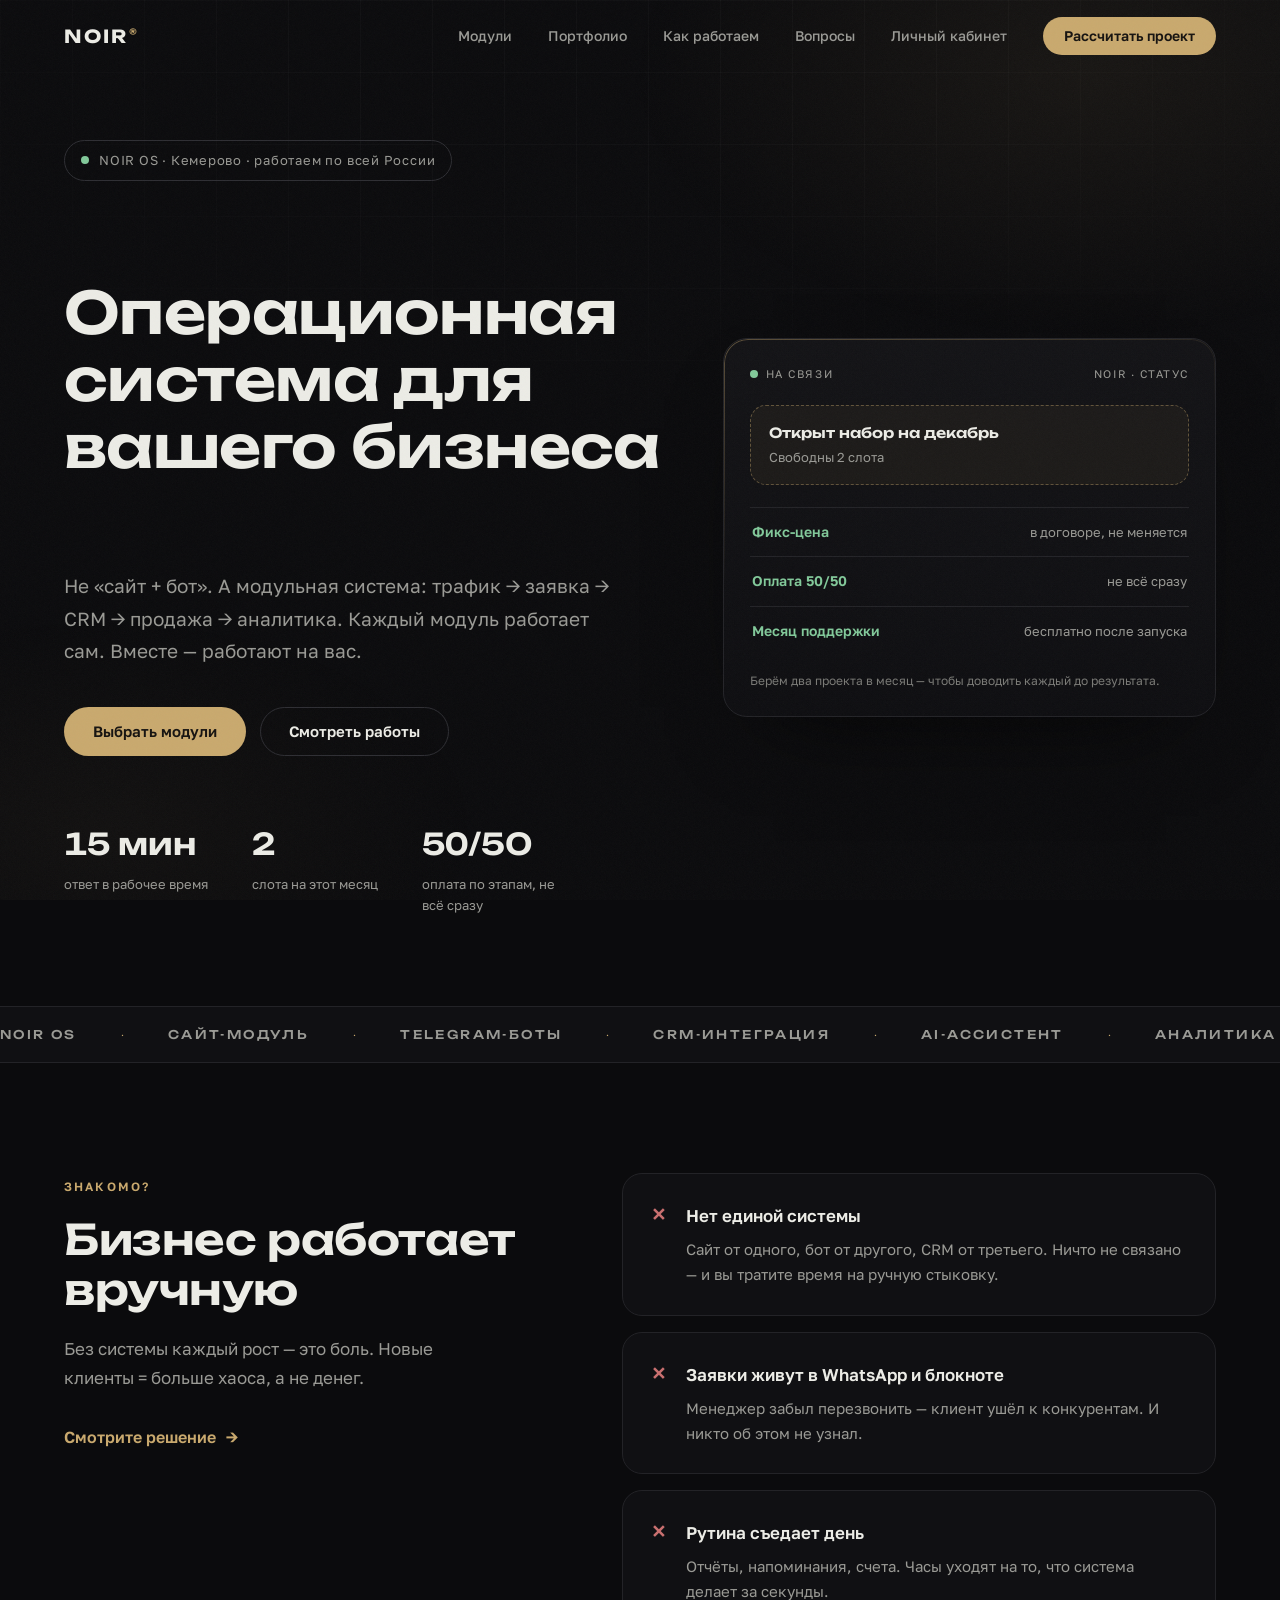
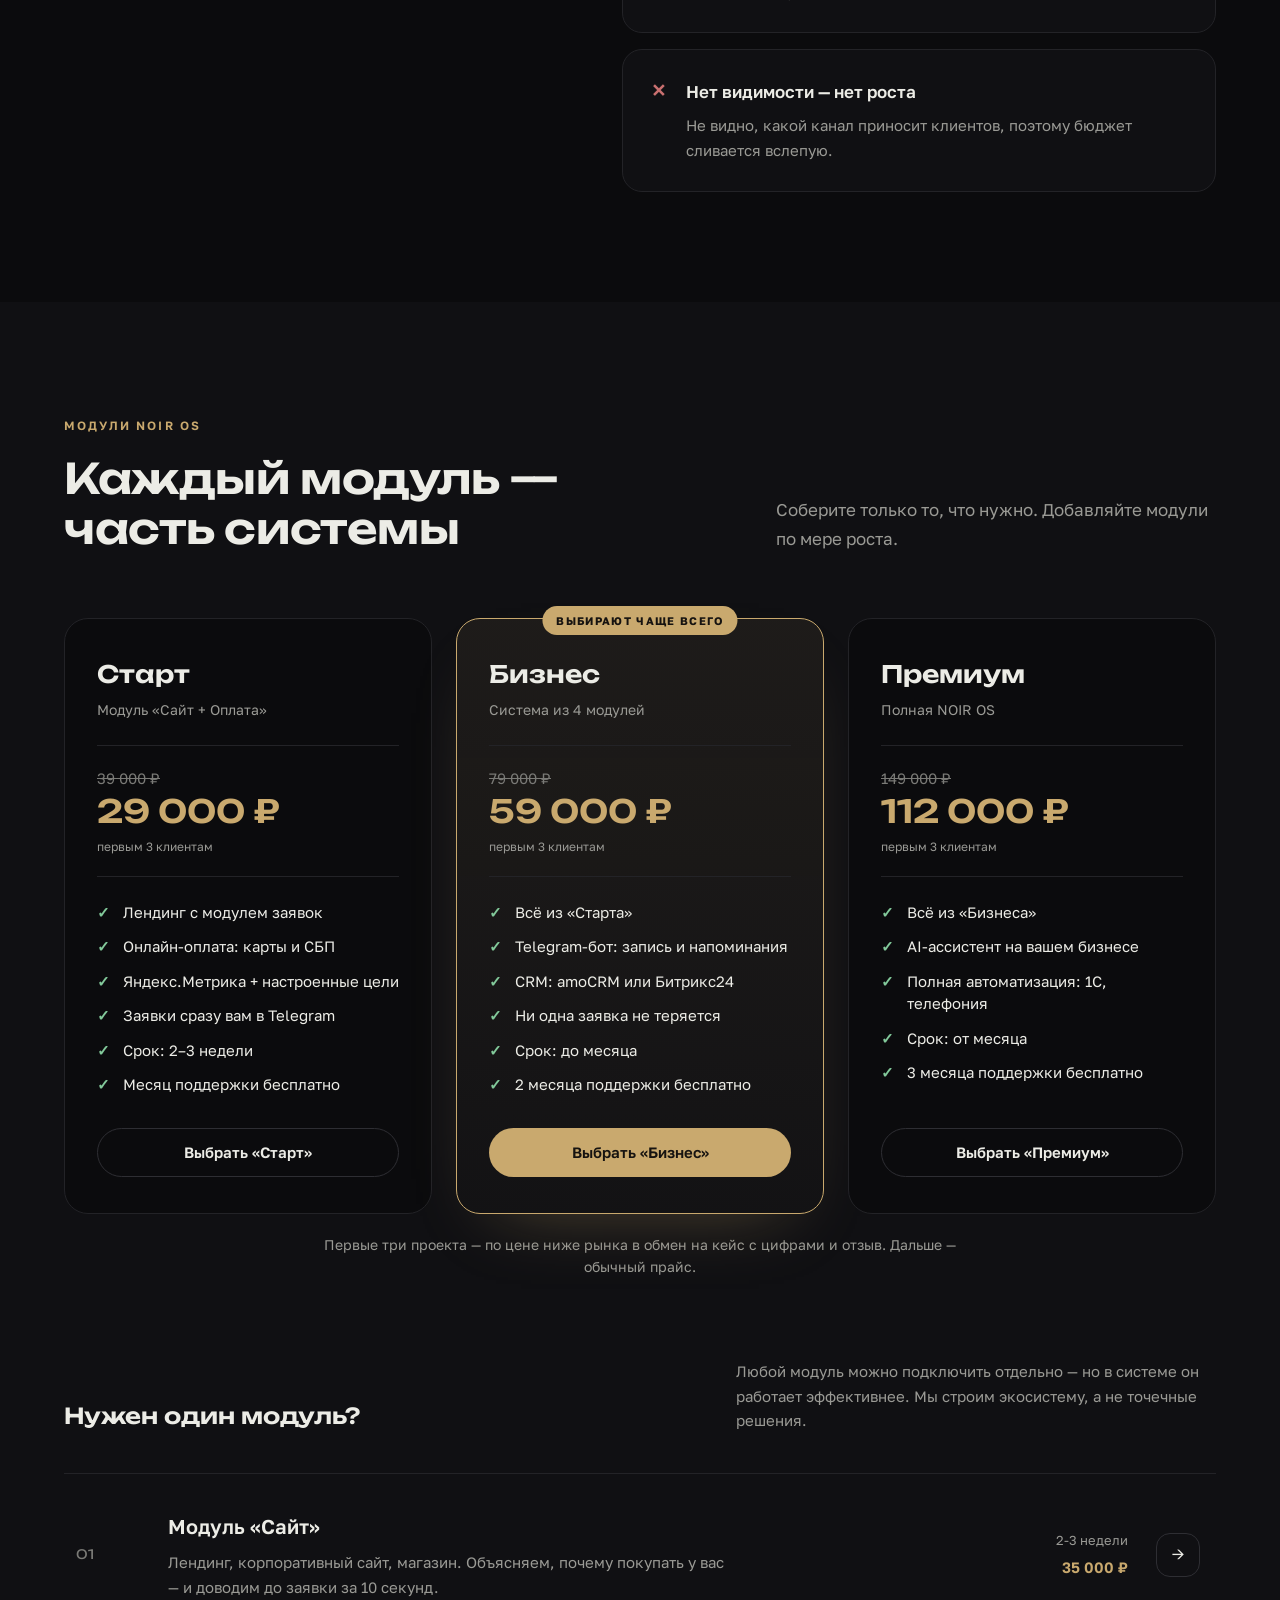
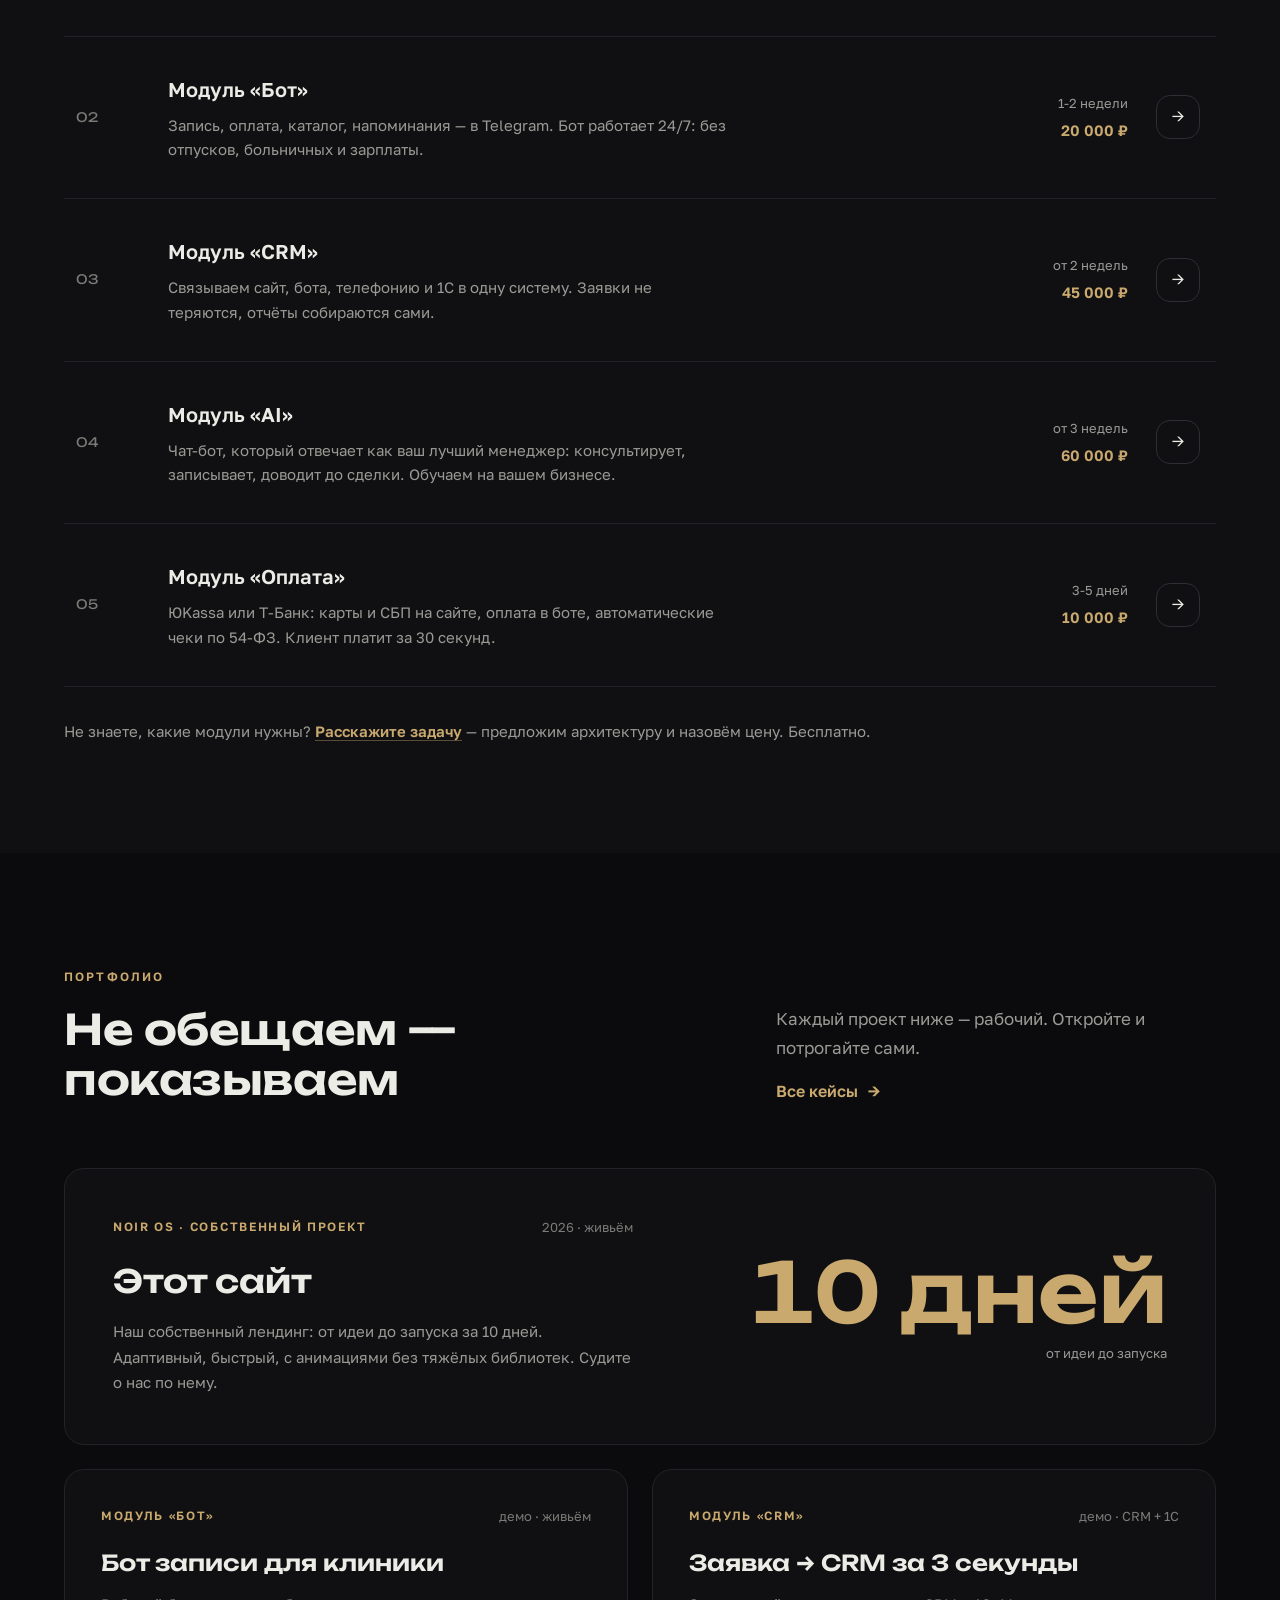
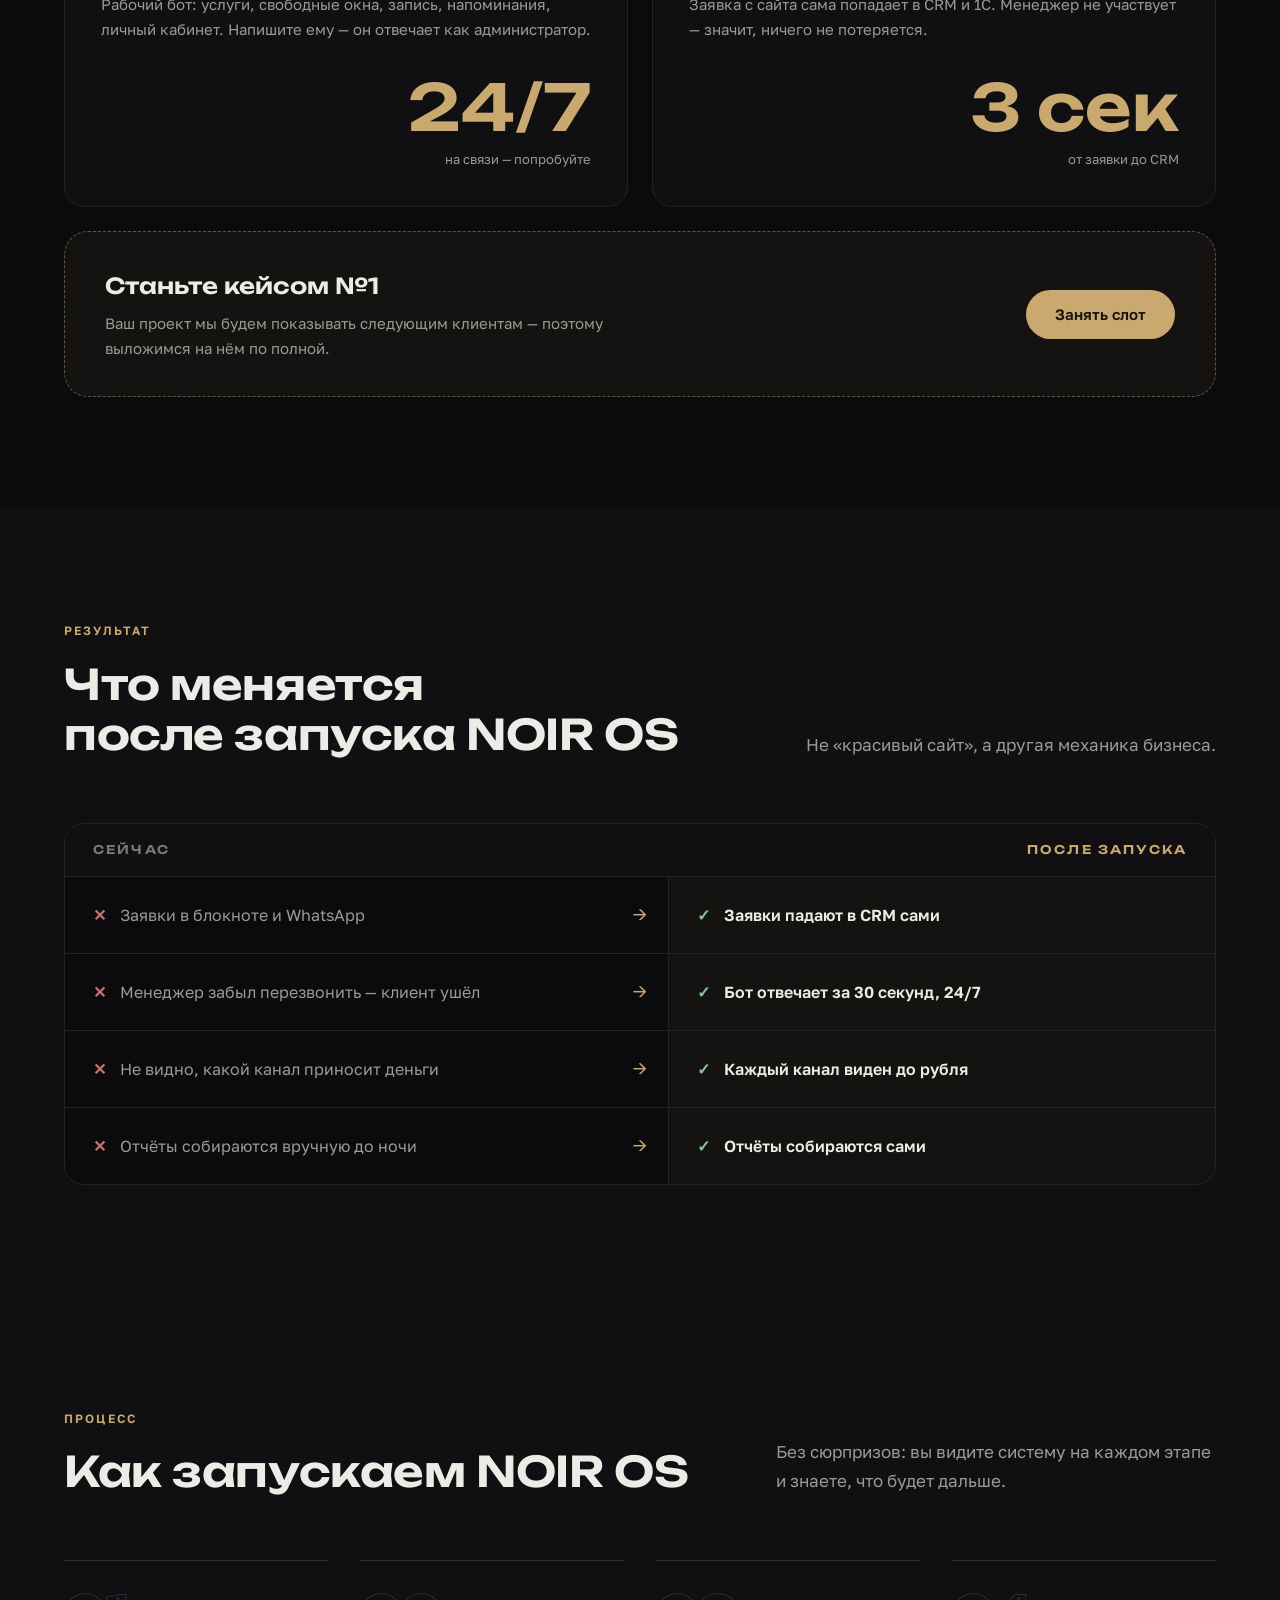
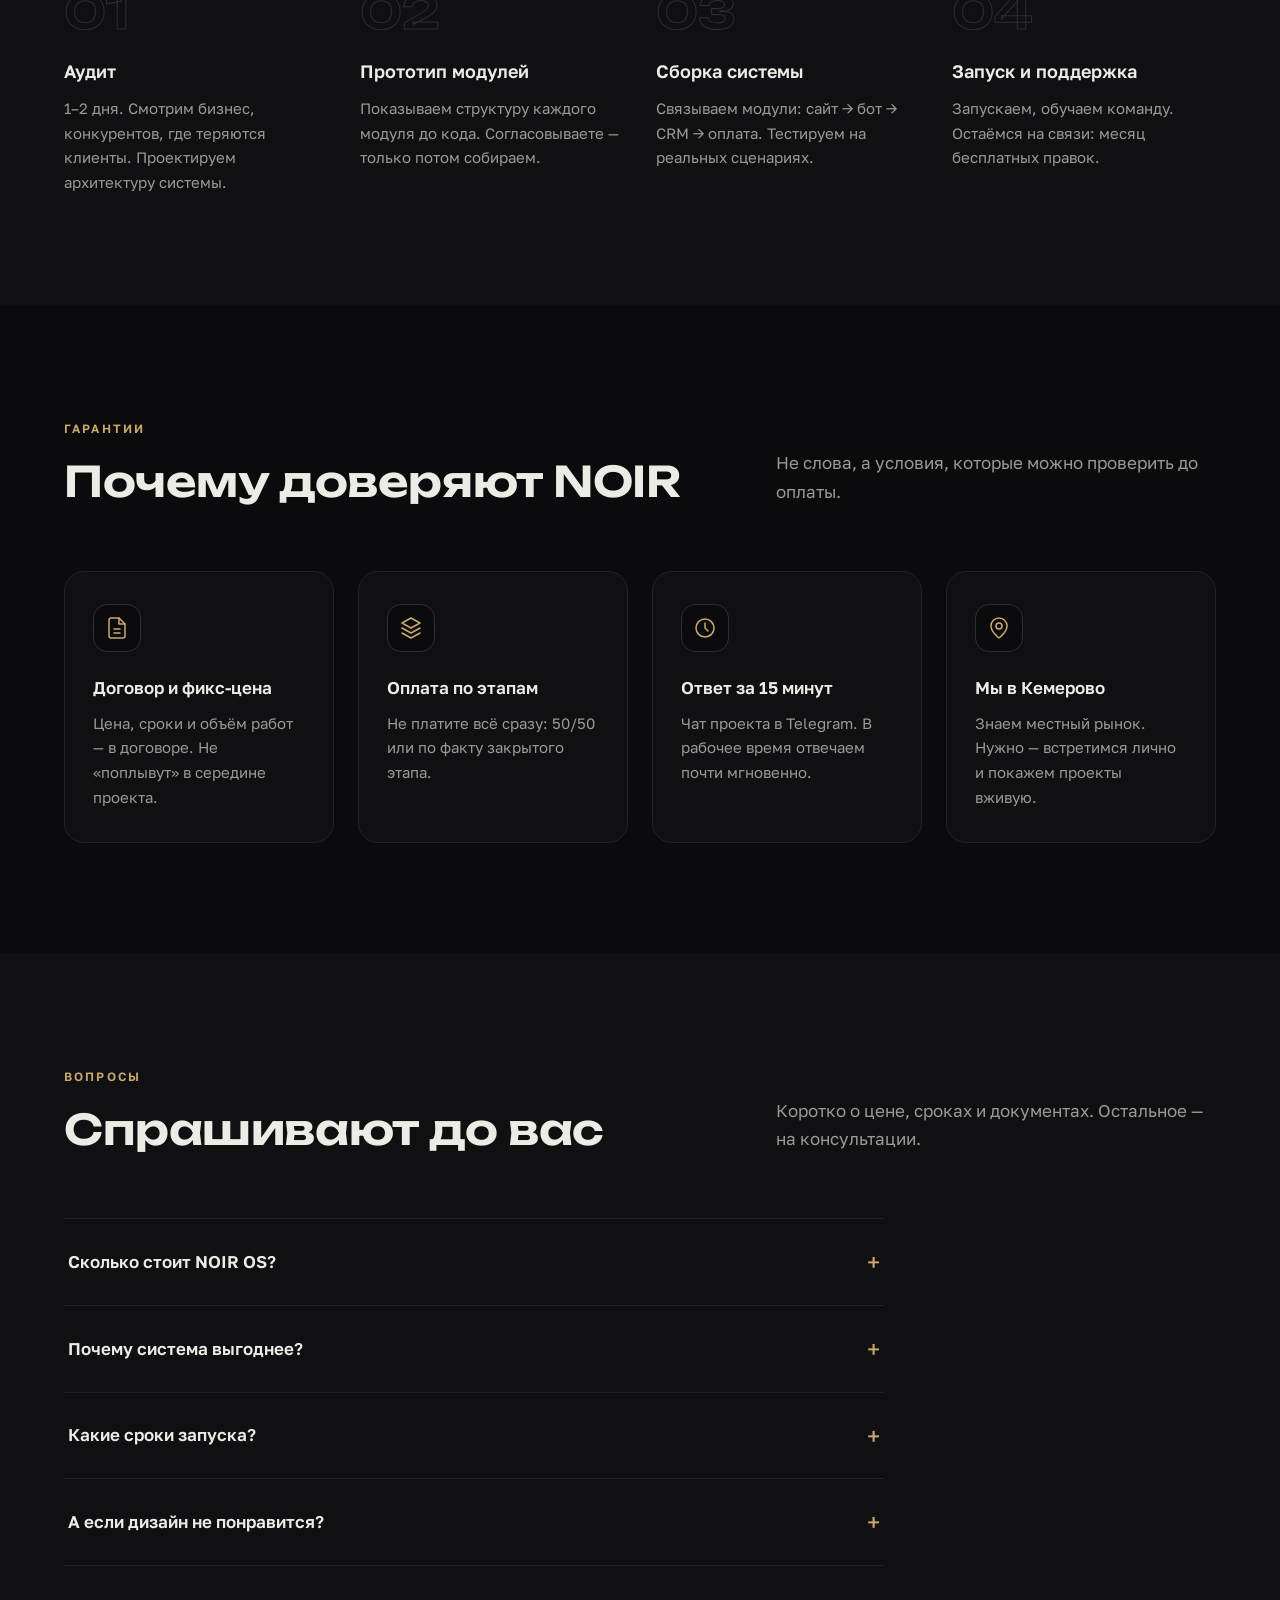
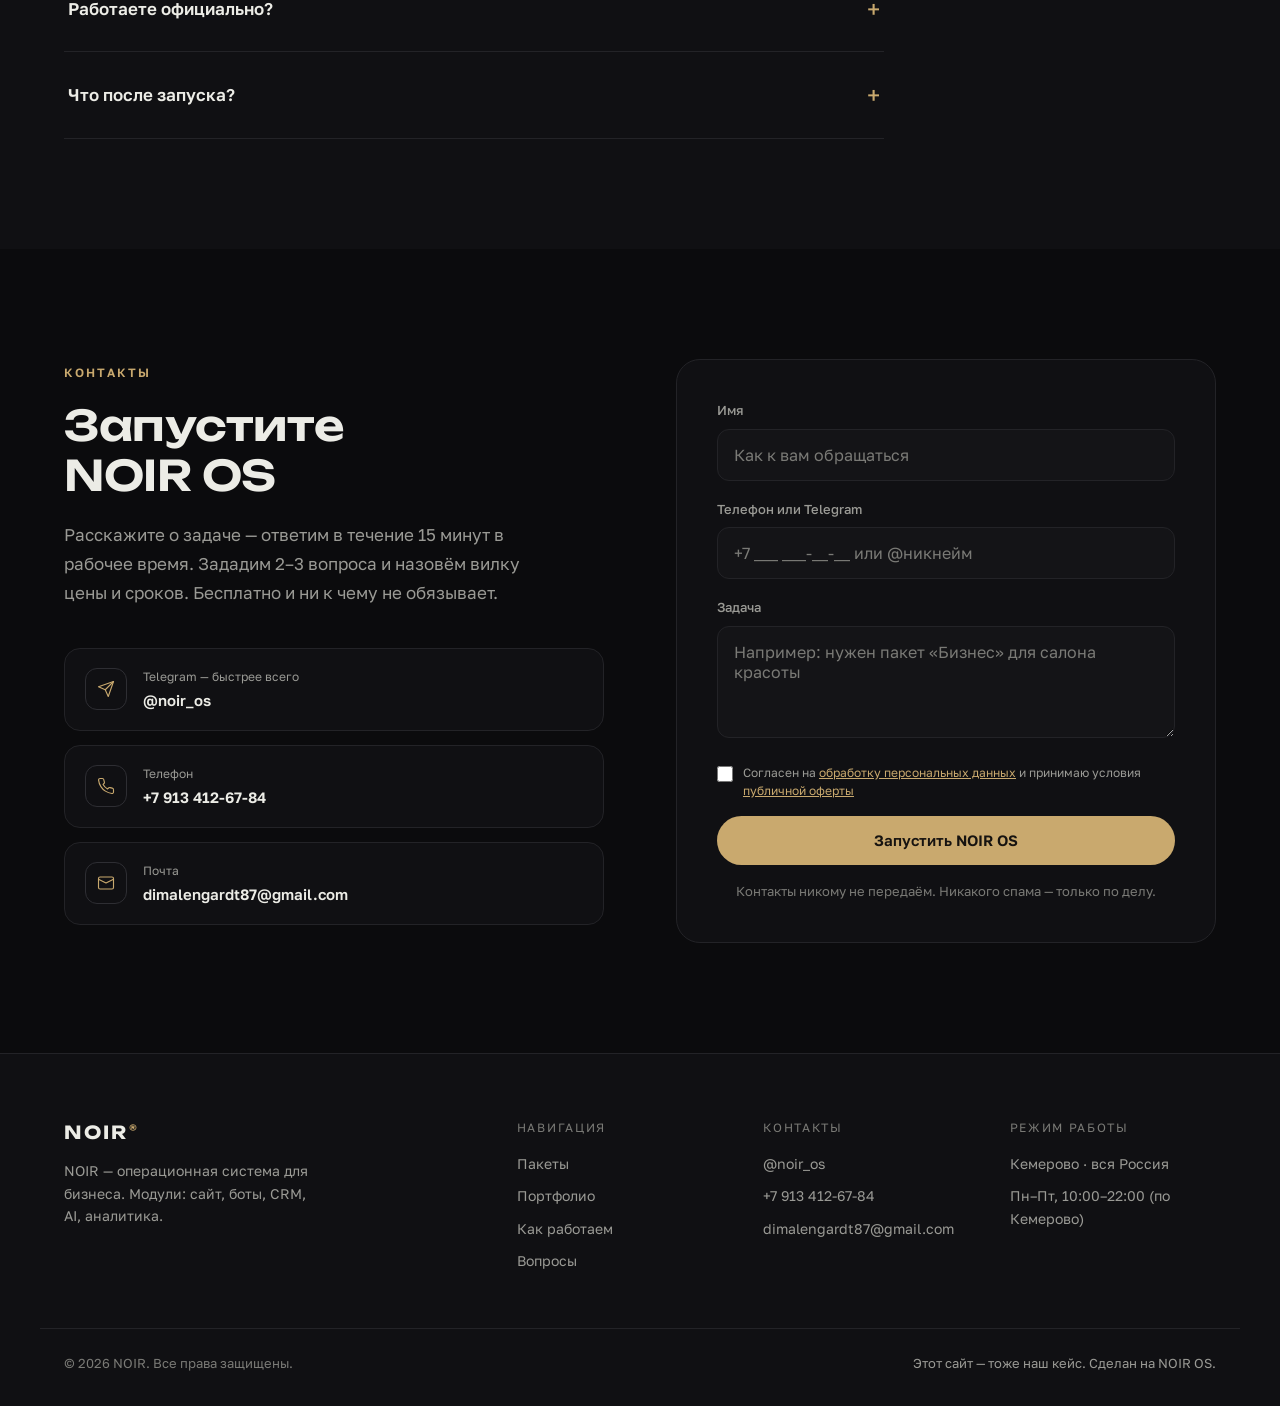
<file: index.html>
<!DOCTYPE html>
<html lang="ru">
<head>
<meta charset="UTF-8">
<meta name="viewport" content="width=device-width, initial-scale=1.0">
<meta http-equiv="X-UA-Compatible" content="IE=edge">
<title>NOIR — операционная система для бизнеса | Кемерово</title>
<meta name="description" content="NOIR OS: модульная цифровая система для бизнеса — сайт, боты, CRM, AI, аналитика. Сроки: 2 недели – от месяца. Пакеты от 29 000 ₽. Договор, фикс-цена.">
<meta name="keywords" content="разработка сайтов кемерово, создание сайтов, telegram бот, CRM система, AI ассистент, цифровая система для бизнеса, NOIR">
<link rel="canonical" href="https://www.noiros.ru/">
<meta property="og:type" content="website">
<meta property="og:locale" content="ru_RU">
<meta property="og:title" content="NOIR — операционная система для бизнеса | Кемерово">
<meta property="og:description" content="Модульная система: трафик → заявка → CRM → продажа → аналитика. Сайт, боты, CRM, AI, оплата. Пакеты от 29 000 ₽.">
<meta property="og:url" content="https://www.noiros.ru/">
<meta property="og:site_name" content="NOIR OS">
<meta property="og:image" content="https://www.noiros.ru/logo.png">

<meta name="twitter:card" content="summary_large_image">
<meta name="twitter:title" content="NOIR — операционная система для бизнеса">
<meta name="twitter:description" content="Модульная система: трафик → заявка → CRM → продажа → аналитика. Пакеты от 29 000 ₽.">
<meta name="twitter:image" content="https://www.noiros.ru/logo.png">
<script type="application/ld+json">
{
  "@context": "https://schema.org",
  "@type": "LocalBusiness",
  "name": "NOIR — цифровая студия",
  "description": "Модульная цифровая система для бизнеса: сайт, Telegram-бот, CRM, AI-ассистент, онлайн-оплата. Кемерово, работаем по всей России.",
  "url": "https://www.noiros.ru",
  "telephone": "+7 913 412-67-84",
  "email": "dimalengardt87@gmail.com",
  "address": {
    "@type": "PostalAddress",
    "addressLocality": "Кемерово",
    "addressCountry": "RU"
  },
  "geo": {
    "@type": "GeoCoordinates",
    "latitude": 55.3333,
    "longitude": 86.0833
  },
  "priceRange": "от 29000 до 112000 RUB",
  "openingHoursSpecification": {
    "@type": "OpeningHoursSpecification",
    "dayOfWeek": ["Monday", "Tuesday", "Wednesday", "Thursday", "Friday"],
    "opens": "10:00",
    "closes": "22:00"
  },
  "sameAs": [
    "https://t.me/noir_os"
  ]
}
</script>
<script type="application/ld+json">
{
  "@context": "https://schema.org",
  "@type": "Service",
  "serviceType": "Разработка цифровых систем для бизнеса",
  "provider": {
    "@type": "LocalBusiness",
    "name": "NOIR"
  },
  "areaServed": {
    "@type": "Country",
    "name": "Россия"
  },
  "hasOfferCatalog": {
    "@type": "OfferCatalog",
    "name": "Пакеты NOIR OS",
    "itemListElement": [
      {
        "@type": "Offer",
        "itemOffered": {
          "@type": "Service",
          "name": "Пакет Старт",
          "description": "Лендинг + Telegram-бот + CRM"
        },
        "price": "29000",
        "priceCurrency": "RUB"
      },
      {
        "@type": "Offer",
        "itemOffered": {
          "@type": "Service",
          "name": "Пакет Бизнес",
          "description": "Сайт + Telegram-бот + CRM + AI-ассистент"
        },
        "price": "59000",
        "priceCurrency": "RUB"
      },
      {
        "@type": "Offer",
        "itemOffered": {
          "@type": "Service",
          "name": "Пакет Премиум",
          "description": "Сайт + Telegram-бот + CRM + AI-ассистент + онлайн-оплата"
        },
        "price": "112000",
        "priceCurrency": "RUB"
      }
    ]
  }
}
</script>

<script type="application/ld+json">
{
  "@context": "https://schema.org",
  "@type": "ItemList",
  "name": "Портфолио проектов NOIR",
  "itemListElement": [
    {
      "@type": "Article",
      "headline": "Этот сайт — лендинг NOIR OS",
      "description": "Наш собственный лендинг: от идеи до запуска за 10 дней. Адаптивный, быстрый, с анимациями без тяжёлых библиотек.",
      "url": "https://www.noiros.ru/cases"
    },
    {
      "@type": "Article",
      "headline": "Бот записи для клиники",
      "description": "Рабочий Telegram-бот: услуги, свободные окна, запись, напоминания, личный кабинет. Работает 24/7.",
      "url": "https://www.noiros.ru/cases"
    },
    {
      "@type": "Article",
      "headline": "Заявка в CRM за 3 секунды",
      "description": "Заявка с сайта сама попадает в CRM и 1С. Менеджер не участвует — ничего не потеряется.",
      "url": "https://www.noiros.ru/cases"
    }
  ]
}
</script>
<meta name="theme-color" content="#0B0B0D">
<link rel="icon" href="/favicon.svg" type="image/svg+xml" sizes="any">
<link rel="preconnect" href="https://fonts.googleapis.com">
<link rel="preconnect" href="https://fonts.gstatic.com" crossorigin>
<link rel="preconnect" href="https://api.qrserver.com" crossorigin>
<link href="https://fonts.googleapis.com/css2?family=Golos+Text:wght@400;500;600&family=Unbounded:wght@400;500;600;700&display=swap" rel="stylesheet">
<link rel="stylesheet" href="styles.css?v=2">
</head>
<body>

<div class="grain" aria-hidden="true"></div>

<header id="nav">
  <div class="container nav-inner">
    <a href="#hero" class="logo">NOIR<span>®</span></a>
    <nav class="nav-links" aria-label="Основная навигация">
      <a class="nav-link" data-nav="services" href="#services">Модули</a>
      <a class="nav-link" data-nav="cases" href="#cases">Портфолио</a>
      <a class="nav-link" data-nav="process" href="#process">Как работаем</a>
      <a class="nav-link" data-nav="faq" href="#faq">Вопросы</a>
      <a class="nav-link" href="/dashboard">Личный кабинет</a>
      <a class="btn btn-primary btn-sm" href="#contact">Рассчитать проект</a>
    </nav>
    <button id="burger" class="burger" aria-label="Открыть меню" aria-expanded="false" aria-controls="mobileMenu">
      <span></span><span></span><span></span>
    </button>
  </div>
</header>

<div id="mobileMenu" class="mobile-menu">
  <nav class="mobile-nav" aria-label="Мобильная навигация">
    <a class="mobile-link" href="#services">Модули</a>
    <a class="mobile-link" href="#cases">Портфолио</a>
    <a class="mobile-link" href="#process">Как работаем</a>
    <a class="mobile-link" href="#faq">Вопросы</a>
    <a class="mobile-link" href="/dashboard">Личный кабинет</a>
    <a class="mobile-link mobile-cta" href="#contact">Рассчитать проект</a>
    <div class="mobile-meta">Кемерово · работаем по всей России</div>
  </nav>
</div>

<main>

   <section id="hero" class="gradient-shift">
    <div class="container hero-grid">
      <div class="hero-copy">
        <div class="hero-tag" data-reveal>
          <span class="dot dot-live"></span>NOIR OS · Кемерово · работаем по всей России
        </div>
        <h1 class="hero-title text-reveal" data-reveal style="--d:.08s">
          Операционная система <span class="accent">для вашего бизнеса</span>
        </h1>
        <p class="hero-sub fade-in-up" style="--d:.16s">
          Не «сайт + бот». А модульная система: трафик → заявка → CRM → продажа → аналитика.
          Каждый модуль работает сам. Вместе — работают на вас.
        </p>
        <div class="hero-actions fade-in-up" style="--d:.24s">
          <a class="btn btn-primary magnetic-btn" href="#services">Выбрать модули</a>
          <a class="btn btn-ghost magnetic-btn" href="#cases">Смотреть работы</a>
        </div>
        <div class="hero-stats" data-reveal style="--d:.32s">
          <div class="stat">
            <div class="stat-num"><span data-count="15">0</span> мин</div>
            <div class="stat-cap">ответ в рабочее время</div>
          </div>
          <div class="stat">
            <div class="stat-num"><span data-count="2">0</span></div>
            <div class="stat-cap">слота на этот месяц</div>
          </div>
          <div class="stat">
            <div class="stat-num"><span data-count="50">0</span>/50</div>
            <div class="stat-cap">оплата по этапам, не всё сразу</div>
          </div>
        </div>
      </div>

       <aside class="board parallax-slow" data-reveal style="--d:.2s" aria-label="Статус NOIR">
        <div class="board-head">
          <span class="board-label"><span class="dot dot-live"></span>На связи</span>
          <span class="board-id">NOIR · статус</span>
        </div>
        <div class="board-status">
          <strong id="enrollTitle">Открыт набор на октябрь</strong>
          <span>Свободны 2 слота</span>
        </div>
        <div class="board-rows">
          <div class="board-row"><span class="board-val">Фикс-цена</span><span class="board-src">в договоре, не меняется</span></div>
          <div class="board-row"><span class="board-val">Оплата 50/50</span><span class="board-src">не всё сразу</span></div>
          <div class="board-row"><span class="board-val">Месяц поддержки</span><span class="board-src">бесплатно после запуска</span></div>
        </div>
        <div class="board-foot">Берём два проекта в месяц — чтобы доводить каждый до результата.</div>
      </aside>
    </div>
  </section>

  <div class="marquee" aria-hidden="true">
    <div class="marquee-track">
      <div class="marquee-group">
        <span>NOIR OS</span><i>·</i><span>Сайт-модуль</span><i>·</i><span>Telegram-боты</span><i>·</i><span>CRM-интеграция</span><i>·</i><span>AI-ассистент</span><i>·</i><span>Аналитика</span><i>·</i><span>Онлайн-оплата</span><i>·</i>
      </div>
      <div class="marquee-group">
        <span>NOIR OS</span><i>·</i><span>Сайт-модуль</span><i>·</i><span>Telegram-боты</span><i>·</i><span>CRM-интеграция</span><i>·</i><span>AI-ассистент</span><i>·</i><span>Аналитика</span><i>·</i><span>Онлайн-оплата</span><i>·</i>
      </div>
    </div>
  </div>

  <section id="problems">
    <div class="container split">
      <div class="split-left">
        <div class="section-tag fade-in-up">Знакомо?</div>
        <h2 class="section-title fade-in-up">Бизнес работает<br>вручную</h2>
        <p class="section-lead fade-in-up">Без системы каждый рост — это боль. Новые клиенты = больше хаоса, а не денег.</p>
        <a class="link-arrow fade-in-up" href="#services">Смотрите решение <span>→</span></a>
      </div>
      <div class="pain-list">
        <div class="pain" data-reveal>
          <span class="pain-x" aria-hidden="true">✕</span>
          <div><h3>Нет единой системы</h3><p>Сайт от одного, бот от другого, CRM от третьего. Ничто не связано — и вы тратите время на ручную стыковку.</p></div>
        </div>
        <div class="pain" data-reveal style="--d:.08s">
          <span class="pain-x" aria-hidden="true">✕</span>
          <div><h3>Заявки живут в WhatsApp и блокноте</h3><p>Менеджер забыл перезвонить — клиент ушёл к конкурентам. И никто об этом не узнал.</p></div>
        </div>
        <div class="pain" data-reveal style="--d:.16s">
          <span class="pain-x" aria-hidden="true">✕</span>
          <div><h3>Рутина съедает день</h3><p>Отчёты, напоминания, счета. Часы уходят на то, что система делает за секунды.</p></div>
        </div>
        <div class="pain" data-reveal style="--d:.24s">
          <span class="pain-x" aria-hidden="true">✕</span>
          <div><h3>Нет видимости — нет роста</h3><p>Не видно, какой канал приносит клиентов, поэтому бюджет сливается вслепую.</p></div>
        </div>
      </div>
    </div>
  </section>

  <section id="services">
    <div class="container">
      <div class="section-head">
        <div>
          <div class="section-tag fade-in-up">Модули NOIR OS</div>
          <h2 class="section-title fade-in-up">Каждый модуль —<br>часть системы</h2>
        </div>
        <p class="section-lead fade-in-up">Соберите только то, что нужно. Добавляйте модули по мере роста.</p>
      </div>

      <div class="packages-grid stagger-children">
        <div class="package-card" data-reveal>
          <div class="package-top">
            <h3 class="package-name">Старт</h3>
            <p class="package-tag">Модуль «Сайт + Оплата»</p>
          </div>
          <div class="package-price">
            <span class="price-old">39 000 ₽</span>
            <span class="price-new">29 000 ₽</span>
            <span class="price-note">первым 3 клиентам</span>
          </div>
          <ul class="package-list">
            <li>Лендинг с модулем заявок</li>
            <li>Онлайн-оплата: карты и СБП</li>
            <li>Яндекс.Метрика + настроенные цели</li>
            <li>Заявки сразу вам в Telegram</li>
            <li>Срок: 2–3 недели</li>
            <li>Месяц поддержки бесплатно</li>
          </ul>
          <a class="btn btn-ghost package-btn" href="#contact">Выбрать «Старт»</a>
        </div>

        <div class="package-card featured" data-reveal style="--d:.08s">
          <div class="package-badge">Выбирают чаще всего</div>
          <div class="package-top">
            <h3 class="package-name">Бизнес</h3>
            <p class="package-tag">Система из 4 модулей</p>
          </div>
          <div class="package-price">
            <span class="price-old">79 000 ₽</span>
            <span class="price-new">59 000 ₽</span>
            <span class="price-note">первым 3 клиентам</span>
          </div>
          <ul class="package-list">
            <li>Всё из «Старта»</li>
            <li>Telegram-бот: запись и напоминания</li>
            <li>CRM: amoCRM или Битрикс24</li>
            <li>Ни одна заявка не теряется</li>
            <li>Срок: до месяца</li>
            <li>2 месяца поддержки бесплатно</li>
          </ul>
          <a class="btn btn-primary package-btn" href="#contact">Выбрать «Бизнес»</a>
        </div>

        <div class="package-card" data-reveal style="--d:.16s">
          <div class="package-top">
            <h3 class="package-name">Премиум</h3>
            <p class="package-tag">Полная NOIR OS</p>
          </div>
          <div class="package-price">
            <span class="price-old">149 000 ₽</span>
            <span class="price-new">112 000 ₽</span>
            <span class="price-note">первым 3 клиентам</span>
          </div>
          <ul class="package-list">
            <li>Всё из «Бизнеса»</li>
            <li>AI-ассистент на вашем бизнесе</li>
            <li>Полная автоматизация: 1С, телефония</li>
            <li>Срок: от месяца</li>
            <li>3 месяца поддержки бесплатно</li>
          </ul>
          <a class="btn btn-ghost package-btn" href="#contact">Выбрать «Премиум»</a>
        </div>
      </div>

      <p class="packages-note" data-reveal>Первые три проекта — по цене ниже рынка в обмен на кейс с цифрами и отзыв. Дальше — обычный прайс.</p>

      <div class="services-sub" data-reveal>
        <h3>Нужен один модуль?</h3>
        <p>Любой модуль можно подключить отдельно — но в системе он работает эффективнее. Мы строим экосистему, а не точечные решения.</p>
      </div>

       <div class="services-list stagger-children">
         <a class="service-row line-draw" href="#contact" data-reveal data-service="site">
           <span class="service-num">01</span>
           <span class="service-body">
             <span class="service-title">Модуль «Сайт»</span>
             <span class="service-desc">Лендинг, корпоративный сайт, магазин. Объясняем, почему покупать у вас — и доводим до заявки за 10 секунд.</span>
           </span>
           <span class="service-meta"><span class="service-term">2-3 недели</span><span class="service-price">35 000 ₽</span></span>
           <span class="service-arrow" aria-hidden="true">→</span>
         </a>
         <a class="service-row line-draw" href="#contact" data-reveal data-service="bot" style="--d:.06s">
           <span class="service-num">02</span>
           <span class="service-body">
             <span class="service-title">Модуль «Бот»</span>
             <span class="service-desc">Запись, оплата, каталог, напоминания — в Telegram. Бот работает 24/7: без отпусков, больничных и зарплаты.</span>
           </span>
           <span class="service-meta"><span class="service-term">1-2 недели</span><span class="service-price">20 000 ₽</span></span>
           <span class="service-arrow" aria-hidden="true">→</span>
         </a>
         <a class="service-row line-draw" href="#contact" data-reveal data-service="crm" style="--d:.12s">
           <span class="service-num">03</span>
           <span class="service-body">
             <span class="service-title">Модуль «CRM»</span>
             <span class="service-desc">Связываем сайт, бота, телефонию и 1С в одну систему. Заявки не теряются, отчёты собираются сами.</span>
           </span>
           <span class="service-meta"><span class="service-term">от 2 недель</span><span class="service-price">45 000 ₽</span></span>
           <span class="service-arrow" aria-hidden="true">→</span>
         </a>
         <a class="service-row line-draw" href="#contact" data-reveal data-service="ai" style="--d:.18s">
           <span class="service-num">04</span>
           <span class="service-body">
             <span class="service-title">Модуль «AI»</span>
             <span class="service-desc">Чат-бот, который отвечает как ваш лучший менеджер: консультирует, записывает, доводит до сделки. Обучаем на вашем бизнесе.</span>
           </span>
           <span class="service-meta"><span class="service-term">от 3 недель</span><span class="service-price">60 000 ₽</span></span>
           <span class="service-arrow" aria-hidden="true">→</span>
         </a>
         <a class="service-row line-draw" href="#contact" data-reveal data-service="payment" style="--d:.24s">
           <span class="service-num">05</span>
           <span class="service-body">
             <span class="service-title">Модуль «Оплата»</span>
             <span class="service-desc">ЮKassa или Т-Банк: карты и СБП на сайте, оплата в боте, автоматические чеки по 54-ФЗ. Клиент платит за 30 секунд.</span>
           </span>
           <span class="service-meta"><span class="service-term">3-5 дней</span><span class="service-price">10 000 ₽</span></span>
           <span class="service-arrow" aria-hidden="true">→</span>
        </a>
      </div>

      <p class="services-note" data-reveal>Не знаете, какие модули нужны? <a href="#contact">Расскажите задачу</a> — предложим архитектуру и назовём цену. Бесплатно.</p>
    </div>
  </section>

  <section id="cases">
    <div class="container">
      <div class="section-head">
        <div>
          <div class="section-tag fade-in-up">Портфолио</div>
          <h2 class="section-title fade-in-up">Не обещаем —<br>показываем</h2>
        </div>
        <div class="section-head-right" data-reveal>
          <p class="section-lead">Каждый проект ниже — рабочий. Откройте и потрогайте сами.</p>
          <a class="link-arrow fade-in-up" href="cases">Все кейсы <span>→</span></a>
        </div>
      </div>

      <div class="cases-grid stagger-children">
        <article class="case-card featured" data-reveal>
          <div class="case-info">
            <div class="case-meta"><span class="case-cat">NOIR OS · собственный проект</span><span class="case-year">2026 · живьём</span></div>
            <h3 class="case-title">Этот сайт</h3>
            <p class="case-desc">Наш собственный лендинг: от идеи до запуска за 10 дней. Адаптивный, быстрый, с анимациями без тяжёлых библиотек. Судите о нас по нему.</p>
          </div>
          <div class="case-metric">
            <div class="metric-num"><span data-count="10">0</span> дней</div>
            <div class="metric-cap">от идеи до запуска</div>
          </div>
        </article>

        <article class="case-card" data-reveal>
          <div class="case-info">
            <div class="case-meta"><span class="case-cat">Модуль «Бот»</span><span class="case-year">демо · живьём</span></div>
            <h3 class="case-title">Бот записи для клиники</h3>
            <p class="case-desc">Рабочий бот: услуги, свободные окна, запись, напоминания, личный кабинет. Напишите ему — он отвечает как администратор.</p>
          </div>
          <div class="case-metric">
            <div class="metric-num">24/7</div>
            <div class="metric-cap">на связи — попробуйте</div>
          </div>
        </article>

        <article class="case-card" data-reveal style="--d:.08s">
          <div class="case-info">
            <div class="case-meta"><span class="case-cat">Модуль «CRM»</span><span class="case-year">демо · CRM + 1С</span></div>
            <h3 class="case-title">Заявка → CRM за 3 секунды</h3>
            <p class="case-desc">Заявка с сайта сама попадает в CRM и 1С. Менеджер не участвует — значит, ничего не потеряется.</p>
          </div>
          <div class="case-metric">
            <div class="metric-num"><span data-count="3">0</span> сек</div>
            <div class="metric-cap">от заявки до CRM</div>
          </div>
        </article>
      </div>

      <div class="cases-cta" data-reveal>
        <div>
          <h3>Станьте кейсом №1</h3>
          <p>Ваш проект мы будем показывать следующим клиентам — поэтому выложимся на нём по полной.</p>
        </div>
        <a class="btn btn-primary" href="#contact">Занять слот</a>
      </div>
    </div>
  </section>

  <section id="result">
    <div class="container">
      <div class="section-head">
        <div>
          <div class="section-tag fade-in-up">Результат</div>
         <h2 class="section-title fade-in-up">Что меняется<br>после запуска NOIR OS</h2>
        </div>
        <p class="section-lead fade-in-up">Не «красивый сайт», а другая механика бизнеса.</p>
      </div>

      <div class="ba-board" data-reveal>
        <div class="ba-head">
          <span class="ba-label ba-b">Сейчас</span>
          <span></span>
          <span class="ba-label ba-a">После запуска</span>
        </div>
        <div class="ba-row">
          <div class="ba-cell ba-b"><span class="ba-mark">✕</span>Заявки в блокноте и WhatsApp</div>
          <div class="ba-arrow" aria-hidden="true">→</div>
          <div class="ba-cell ba-a"><span class="ba-mark">✓</span>Заявки падают в CRM сами</div>
        </div>
        <div class="ba-row">
          <div class="ba-cell ba-b"><span class="ba-mark">✕</span>Менеджер забыл перезвонить — клиент ушёл</div>
          <div class="ba-arrow" aria-hidden="true">→</div>
          <div class="ba-cell ba-a"><span class="ba-mark">✓</span>Бот отвечает за 30 секунд, 24/7</div>
        </div>
        <div class="ba-row">
          <div class="ba-cell ba-b"><span class="ba-mark">✕</span>Не видно, какой канал приносит деньги</div>
          <div class="ba-arrow" aria-hidden="true">→</div>
          <div class="ba-cell ba-a"><span class="ba-mark">✓</span>Каждый канал виден до рубля</div>
        </div>
        <div class="ba-row">
          <div class="ba-cell ba-b"><span class="ba-mark">✕</span>Отчёты собираются вручную до ночи</div>
          <div class="ba-arrow" aria-hidden="true">→</div>
          <div class="ba-cell ba-a"><span class="ba-mark">✓</span>Отчёты собираются сами</div>
        </div>
      </div>
    </div>
  </section>

  <section id="process">
    <div class="container">
      <div class="section-head">
        <div>
          <div class="section-tag fade-in-up">Процесс</div>
          <h2 class="section-title fade-in-up">Как запускаем NOIR OS</h2>
        </div>
        <p class="section-lead fade-in-up">Без сюрпризов: вы видите систему на каждом этапе и знаете, что будет дальше.</p>
      </div>
      <div class="process-grid stagger-children">
        <div class="process-step" data-reveal>
          <div class="ghost" aria-hidden="true">01</div>
          <h3>Аудит</h3>
          <p>1–2 дня. Смотрим бизнес, конкурентов, где теряются клиенты. Проектируем архитектуру системы.</p>
        </div>
        <div class="process-step" data-reveal style="--d:.08s">
          <div class="ghost" aria-hidden="true">02</div>
          <h3>Прототип модулей</h3>
          <p>Показываем структуру каждого модуля до кода. Согласовываете — только потом собираем.</p>
        </div>
        <div class="process-step" data-reveal style="--d:.16s">
          <div class="ghost" aria-hidden="true">03</div>
          <h3>Сборка системы</h3>
          <p>Связываем модули: сайт → бот → CRM → оплата. Тестируем на реальных сценариях.</p>
        </div>
        <div class="process-step" data-reveal style="--d:.24s">
          <div class="ghost" aria-hidden="true">04</div>
          <h3>Запуск и поддержка</h3>
          <p>Запускаем, обучаем команду. Остаёмся на связи: месяц бесплатных правок.</p>
        </div>
      </div>
    </div>
  </section>

  <section id="trust">
    <div class="container">
      <div class="section-head">
        <div>
          <div class="section-tag fade-in-up">Гарантии</div>
          <h2 class="section-title fade-in-up">Почему доверяют NOIR</h2>
        </div>
        <p class="section-lead fade-in-up">Не слова, а условия, которые можно проверить до оплаты.</p>
      </div>
      <div class="trust-grid stagger-children">
        <div class="trust-item" data-reveal>
          <span class="trust-ico"><svg width="24" height="24" viewBox="0 0 24 24" fill="none" stroke="currentColor" stroke-width="1.5" stroke-linecap="round" stroke-linejoin="round"><path d="M14 2H6a2 2 0 0 0-2 2v16a2 2 0 0 0 2 2h12a2 2 0 0 0 2-2V8z"/><path d="M14 2v6h6"/><path d="M9 13h6M9 17h6"/></svg></span>
          <h3>Договор и фикс-цена</h3>
          <p>Цена, сроки и объём работ — в договоре. Не «поплывут» в середине проекта.</p>
        </div>
        <div class="trust-item" data-reveal style="--d:.07s">
          <span class="trust-ico"><svg width="24" height="24" viewBox="0 0 24 24" fill="none" stroke="currentColor" stroke-width="1.5" stroke-linecap="round" stroke-linejoin="round"><path d="m12 2 9 5-9 5-9-5 9-5z"/><path d="m3 12 9 5 9-5"/><path d="m3 17 9 5 9-5"/></svg></span>
          <h3>Оплата по этапам</h3>
          <p>Не платите всё сразу: 50/50 или по факту закрытого этапа.</p>
        </div>
        <div class="trust-item" data-reveal style="--d:.14s">
          <span class="trust-ico"><svg width="24" height="24" viewBox="0 0 24 24" fill="none" stroke="currentColor" stroke-width="1.5" stroke-linecap="round" stroke-linejoin="round"><circle cx="12" cy="12" r="9"/><path d="M12 7v5l3 3"/></svg></span>
          <h3>Ответ за 15 минут</h3>
          <p>Чат проекта в Telegram. В рабочее время отвечаем почти мгновенно.</p>
        </div>
        <div class="trust-item" data-reveal style="--d:.21s">
          <span class="trust-ico"><svg width="24" height="24" viewBox="0 0 24 24" fill="none" stroke="currentColor" stroke-width="1.5" stroke-linecap="round" stroke-linejoin="round"><path d="M20 10c0 6-8 12-8 12S4 16 4 10a8 8 0 0 1 16 0z"/><circle cx="12" cy="10" r="3"/></svg></span>
          <h3>Мы в Кемерово</h3>
          <p>Знаем местный рынок. Нужно — встретимся лично и покажем проекты вживую.</p>
        </div>
      </div>
    </div>
  </section>

  <section id="faq">
    <div class="container">
      <div class="section-head">
        <div>
          <div class="section-tag fade-in-up">Вопросы</div>
          <h2 class="section-title fade-in-up">Спрашивают до вас</h2>
        </div>
        <p class="section-lead fade-in-up">Коротко о цене, сроках и документах. Остальное — на консультации.</p>
      </div>
      <div class="faq-list">
        <div class="faq-item" data-reveal>
          <button class="faq-q" aria-expanded="false"><span>Сколько стоит NOIR OS?</span><span class="faq-icon" aria-hidden="true">+</span></button>
          <div class="faq-a"><div><p>Пакеты: «Старт» — 29 000 ₽, «Бизнес» — 59 000 ₽, «Премиум» — 112 000 ₽ (первым 3 клиентам, обычная цена — 39 / 79 / 149 тыс.). Отдельные модули — от 10 000 ₽. Точную цену называем после бесплатной консультации.</p></div></div>
        </div>
        <div class="faq-item" data-reveal style="--d:.05s">
          <button class="faq-q" aria-expanded="false"><span>Почему система выгоднее?</span><span class="faq-icon" aria-hidden="true">+</span></button>
          <div class="faq-a"><div><p>Модули в системе связаны с первого дня. «Бизнес» экономит около 16 000 ₽ по сравнению с покупкой по отдельности. Плюс сайт, бот, CRM и оплата работают как одно целое — без ручной стыковки.</p></div></div>
        </div>
        <div class="faq-item" data-reveal style="--d:.1s">
          <button class="faq-q" aria-expanded="false"><span>Какие сроки запуска?</span><span class="faq-icon" aria-hidden="true">+</span></button>
          <div class="faq-a"><div><p>«Старт» — 2–3 недели, «Бизнес» — до месяца, «Премиум» — от месяца. Сроки фиксируем в договоре.</p></div></div>
        </div>
        <div class="faq-item" data-reveal style="--d:.15s">
          <button class="faq-q" aria-expanded="false"><span>А если дизайн не понравится?</span><span class="faq-icon" aria-hidden="true">+</span></button>
          <div class="faq-a"><div><p>Прототип показываем до разработки, поэтому «вдруг» не бывает. Две итерации правок включены в стоимость.</p></div></div>
        </div>
        <div class="faq-item" data-reveal style="--d:.2s">
          <button class="faq-q" aria-expanded="false"><span>Работаете официально?</span><span class="faq-icon" aria-hidden="true">+</span></button>
          <div class="faq-a"><div><p>Да. Договор, счёт, закрывающие документы. Работаем с ИП и ООО — как удобно вам.</p></div></div>
        </div>
        <div class="faq-item" data-reveal style="--d:.25s">
          <button class="faq-q" aria-expanded="false"><span>Что после запуска?</span><span class="faq-icon" aria-hidden="true">+</span></button>
          <div class="faq-a"><div><p>Поддержка по пакету — 1–3 месяца бесплатно. Дальше — сопровождение от 10 000 ₽/мес: правки, обновления, развитие модулей.</p></div></div>
        </div>
      </div>
    </div>
  </section>

  <section id="contact">
    <div class="container contact-grid">
      <div class="contact-info">
        <div class="section-tag fade-in-up">Контакты</div>
        <h2 class="section-title fade-in-up">Запустите<br>NOIR OS</h2>
        <p class="section-lead fade-in-up">Расскажите о задаче — ответим в течение 15 минут в рабочее время. Зададим 2–3 вопроса и назовём вилку цены и сроков. Бесплатно и ни к чему не обязывает.</p>
        <div class="contact-methods">
          <a class="method" href="https://t.me/noir_os" target="_blank" rel="noopener" data-reveal>
            <span class="method-ico"><svg width="18" height="18" viewBox="0 0 24 24" fill="none" stroke="currentColor" stroke-width="1.5" stroke-linecap="round" stroke-linejoin="round"><path d="m22 2-7 20-4-9-9-4Z"/><path d="M22 2 11 13"/></svg></span>
            <span><span class="method-label">Telegram — быстрее всего</span><span class="method-value">@noir_os</span></span>
          </a>
          <a class="method" href="tel:+79134126784" data-reveal style="--d:.06s">
            <span class="method-ico"><svg width="18" height="18" viewBox="0 0 24 24" fill="none" stroke="currentColor" stroke-width="1.5" stroke-linecap="round" stroke-linejoin="round"><path d="M22 16.92v3a2 2 0 0 1-2.18 2 19.79 19.79 0 0 1-8.63-3.07 19.5 19.5 0 0 1-6-6 19.79 19.79 0 0 1-3.07-8.67A2 2 0 0 1 4.11 2h3a2 2 0 0 1 2 1.72c.13.96.36 1.9.7 2.81a2 2 0 0 1-.45 2.11L8.09 9.91a16 16 0 0 0 6 6l1.27-1.27a2 2 0 0 1 2.11-.45c.91.34 1.85.57 2.81.7A2 2 0 0 1 22 16.92z"/></svg></span>
            <span><span class="method-label">Телефон</span><span class="method-value">+7 913 412-67-84</span></span>
          </a>
          <a class="method" href="mailto:dimalengardt87@gmail.com" data-reveal style="--d:.12s">
            <span class="method-ico"><svg width="18" height="18" viewBox="0 0 24 24" fill="none" stroke="currentColor" stroke-width="1.5" stroke-linecap="round" stroke-linejoin="round"><rect x="2" y="4" width="20" height="16" rx="2"/><path d="m22 7-10 5L2 7"/></svg></span>
            <span><span class="method-label">Почта</span><span class="method-value">dimalengardt87@gmail.com</span></span>
          </a>
        </div>
      </div>

      <form id="contactForm" class="contact-form" data-reveal>
        <div class="form-group">
          <label for="f-name">Имя</label>
          <input id="f-name" name="name" type="text" placeholder="Как к вам обращаться" required>
        </div>
        <div class="form-group">
          <label for="f-contact">Телефон или Telegram</label>
          <input id="f-contact" name="contact" type="text" placeholder="+7 ___ ___-__-__ или @никнейм" required>
        </div>
        <div class="form-group">
          <label for="f-task">Задача</label>
          <textarea id="f-task" name="task" rows="4" maxlength="500" placeholder="Например: нужен пакет «Бизнес» для салона красоты"></textarea>
        </div>
        <label class="form-consent">
          <input type="checkbox" name="consent" required>
          <span>Согласен на <a href="privacy" target="_blank">обработку персональных данных</a> и принимаю условия <a href="oferta" target="_blank">публичной оферты</a></span>
        </label>
        <button type="submit" class="btn btn-primary form-submit">Запустить NOIR OS</button>
        <p class="form-note">Контакты никому не передаём. Никакого спама — только по делу.</p>
      </form>
    </div>
    </section>
</main>

<footer id="footer">
  <div class="container footer-grid">
    <div>
      <div class="logo">NOIR<span>®</span></div>
      <p class="footer-note">NOIR — операционная система для бизнеса. Модули: сайт, боты, CRM, AI, аналитика.</p>
    </div>
    <div class="footer-col">
      <span class="footer-cap">Навигация</span>
      <a href="#services">Пакеты</a>
      <a href="#cases">Портфолио</a>
      <a href="#process">Как работаем</a>
      <a href="#faq">Вопросы</a>
    </div>
    <div class="footer-col">
      <span class="footer-cap">Контакты</span>
      <a href="https://t.me/noir_os" target="_blank" rel="noopener">@noir_os</a>
      <a href="tel:+79134126784">+7 913 412-67-84</a>
      <a href="mailto:dimalengardt87@gmail.com">dimalengardt87@gmail.com</a>
    </div>
    <div class="footer-col">
      <span class="footer-cap">Режим работы</span>
      <span>Кемерово · вся Россия</span>
      <span>Пн–Пт, 10:00–22:00 (по Кемерово)</span>
    </div>
  </div>
  <div class="container footer-bottom">
    <span>© <span id="year">2026</span> NOIR. Все права защищены.</span>
    <span class="footer-self">Этот сайт — тоже наш кейс. Сделан на NOIR OS.</span>
  </div>
</footer>

<script src="script.js"></script>
</body>
</html>
</file>
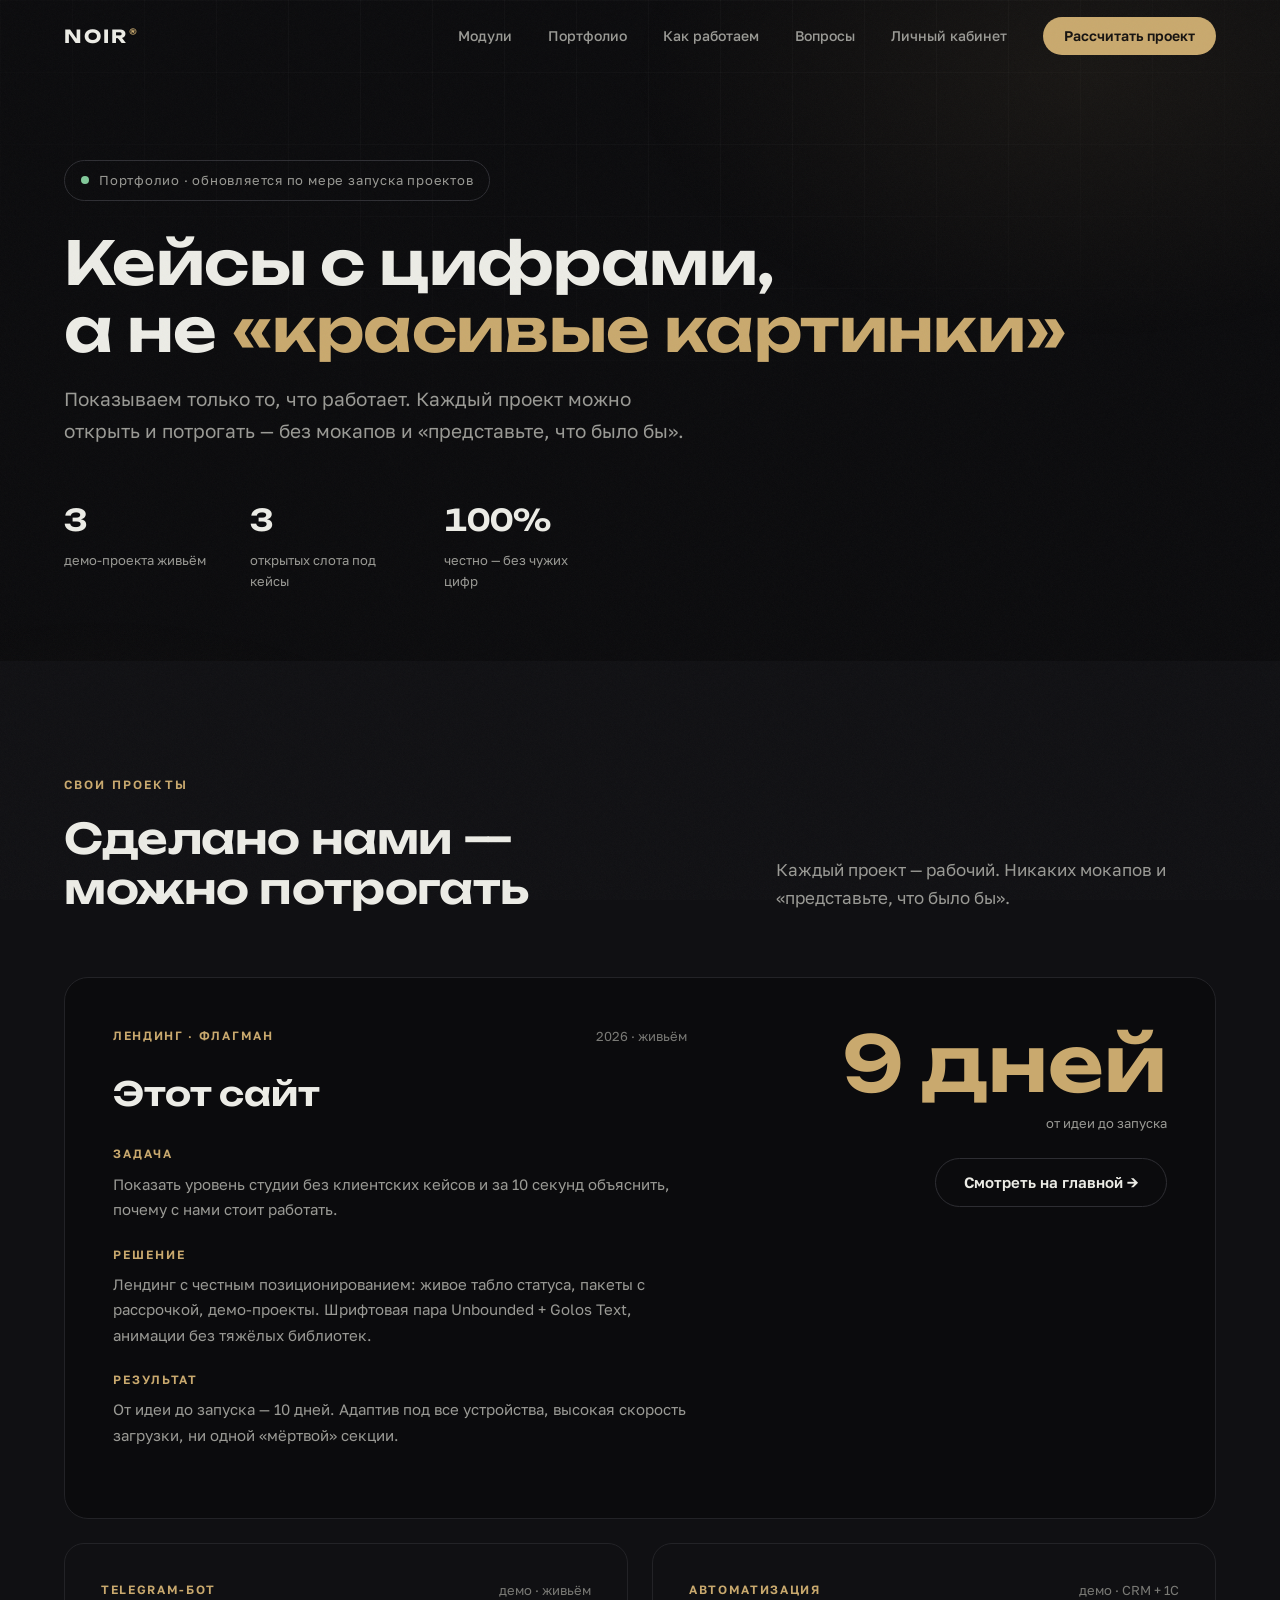
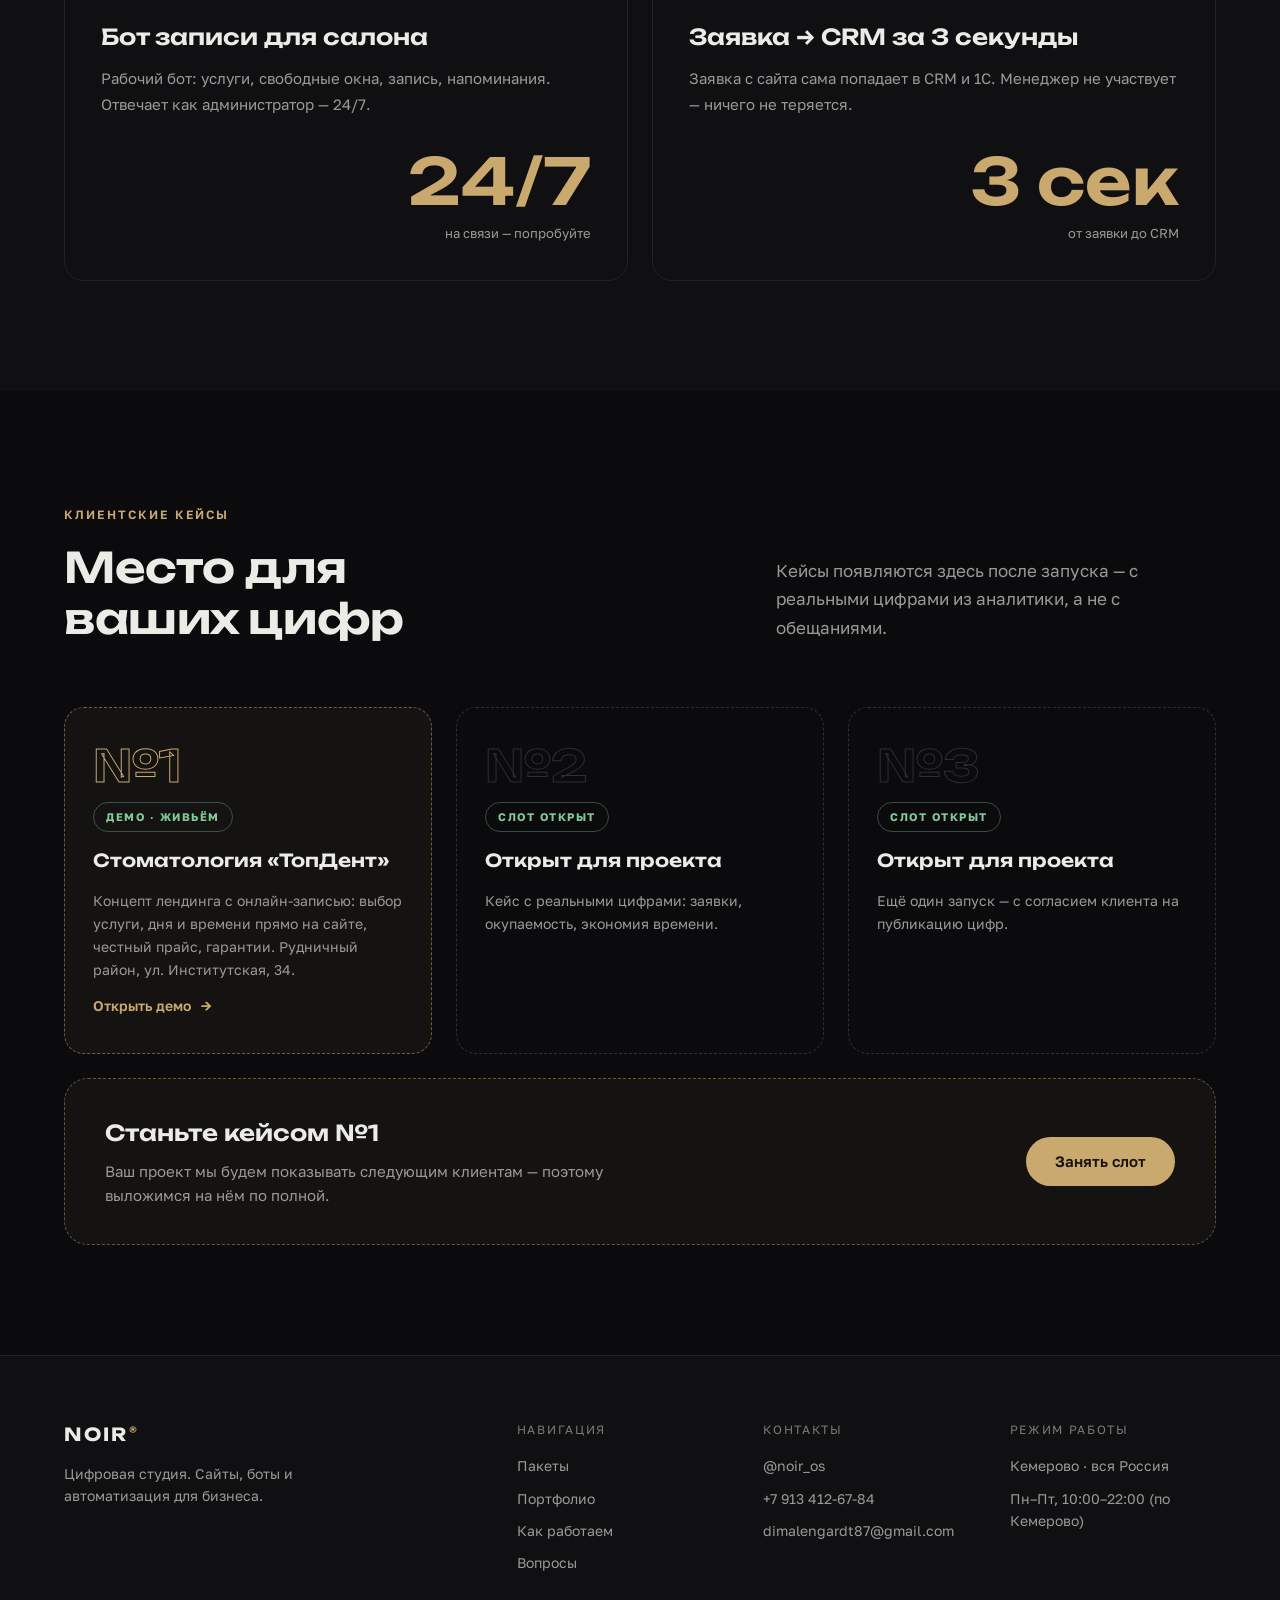
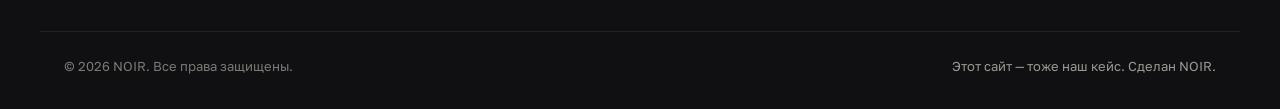
<file: cases.html>
<!DOCTYPE html>
<html lang="ru">
<head>
<meta charset="UTF-8">
<meta name="viewport" content="width=device-width, initial-scale=1.0">
<title>Кейсы — NOIR · Цифровая студия · Кемерово</title>
<meta name="description" content="Портфолио цифровой студии NOIR: демо-проекты живьём и открытые слоты под клиентские кейсы. Кемерово, Рудничный район, вся Россия.">
<link rel="canonical" href="https://www.noiros.ru/cases">
<meta property="og:type" content="website">
<meta property="og:locale" content="ru_RU">
<meta property="og:title" content="Кейсы — NOIR · Цифровая студия">
<meta property="og:description" content="Портфолио цифровой студии NOIR: демо-проекты живьём и открытые слоты под клиентские кейсы.">
<meta property="og:url" content="https://www.noiros.ru/cases">
<meta property="og:site_name" content="NOIR OS">
<meta property="og:image" content="https://www.noiros.ru/logo.png">

<meta name="twitter:card" content="summary_large_image">
<meta name="twitter:title" content="Кейсы — NOIR · Цифровая студия">
<meta name="twitter:description" content="Портфолио цифровой студии NOIR: демо-проекты живьём и открытые слоты под клиентские кейсы.">
<meta name="twitter:image" content="https://www.noiros.ru/logo.png">
<script type="application/ld+json">
{
  "@context": "https://schema.org",
  "@type": "CollectionPage",
  "name": "Кейсы — NOIR",
  "description": "Портфолио цифровой студии NOIR: демо-проекты и клиентские кейсы.",
  "url": "https://www.noiros.ru/cases",
  "isPartOf": {
    "@type": "WebSite",
    "name": "NOIR OS",
    "url": "https://www.noiros.ru"
  }
}
</script>
<link rel="preconnect" href="https://fonts.googleapis.com">
<link rel="preconnect" href="https://fonts.gstatic.com" crossorigin>
<link href="https://fonts.googleapis.com/css2?family=Golos+Text:wght@400;500;600&family=Unbounded:wght@400;500;600;700&display=swap" rel="stylesheet">
<link rel="stylesheet" href="styles.css">
<link rel="icon" href="favicon.svg" type="image/svg+xml">
</head>
<body>

<div class="grain" aria-hidden="true"></div>

<!-- ШАПКА -->
<header id="nav">
  <div class="container nav-inner">
    <a href="./" class="logo">NOIR<span>®</span></a>
    <nav class="nav-links" aria-label="Основная навигация">
      <a class="nav-link" data-nav="services" href="/#services">Модули</a>
      <a class="nav-link" data-nav="cases" href="#work">Портфолио</a>
      <a class="nav-link" data-nav="process" href="/#process">Как работаем</a>
      <a class="nav-link" data-nav="faq" href="/#faq">Вопросы</a>
      <a class="nav-link" href="/dashboard">Личный кабинет</a>
      <a class="btn btn-primary btn-sm" href="/#contact">Рассчитать проект</a>
    </nav>
    <button id="burger" class="burger" aria-label="Открыть меню" aria-expanded="false" aria-controls="mobileMenu">
      <span></span><span></span><span></span>
    </button>
  </div>
</header>

<!-- МОБИЛЬНОЕ МЕНЮ -->
<div id="mobileMenu" class="mobile-menu">
  <nav class="mobile-nav" aria-label="Мобильная навигация">
    <a class="mobile-link" href="/#services">Модули</a>
    <a class="mobile-link" href="#work">Портфолио</a>
    <a class="mobile-link" href="/#process">Как работаем</a>
    <a class="mobile-link" href="/#faq">Вопросы</a>
    <a class="mobile-link" href="/dashboard">Личный кабинет</a>
    <a class="mobile-link mobile-cta" href="/#contact">Рассчитать проект</a>
    <div class="mobile-meta">Кемерово · работаем по всей России</div>
  </nav>
</div>

<main>

  <!-- ЗАГОЛОВОК СТРАНИЦЫ -->
  <section class="page-hero">
    <div class="container">
      <div class="hero-tag" data-reveal>
        <span class="dot dot-live"></span>Портфолио · обновляется по мере запуска проектов
      </div>
      <h1 class="page-title" data-reveal style="--d:.08s">
        Кейсы с цифрами,<br>а не <span class="accent">«красивые картинки»</span>
      </h1>
      <p class="page-lead" data-reveal style="--d:.16s">
        Показываем только то, что работает. Каждый проект можно открыть и потрогать — без мокапов и «представьте, что было бы».
      </p>
      <div class="page-stats" data-reveal style="--d:.24s">
        <div class="stat">
          <div class="stat-num"><span data-count="3">0</span></div>
          <div class="stat-cap">демо-проекта живьём</div>
        </div>
        <div class="stat">
          <div class="stat-num"><span data-count="3">0</span></div>
          <div class="stat-cap">открытых слота под кейсы</div>
        </div>
        <div class="stat">
          <div class="stat-num"><span data-count="100" data-suffix="%">0</span></div>
          <div class="stat-cap">честно — без чужих цифр</div>
        </div>
      </div>
    </div>
  </section>

  <!-- ДЕМО-КЕЙСЫ -->
  <section id="work">
    <div class="container">
      <div class="section-head">
        <div>
          <div class="section-tag" data-reveal>Свои проекты</div>
          <h2 class="section-title" data-reveal>Сделано нами —<br>можно потрогать</h2>
        </div>
        <p class="section-lead" data-reveal>Каждый проект — рабочий. Никаких мокапов и «представьте, что было бы».</p>
      </div>

      <!-- КЕЙС 1: ЭТОТ САЙТ -->
      <article class="case-study" data-reveal>
        <div class="case-main">
          <div class="case-meta">
            <span class="case-cat">Лендинг · флагман</span>
            <span class="case-year">2026 · живьём</span>
          </div>
          <h3 class="case-title">Этот сайт</h3>
          <div class="case-block">
            <div class="case-block-label">Задача</div>
            <p>Показать уровень студии без клиентских кейсов и за 10 секунд объяснить, почему с нами стоит работать.</p>
          </div>
          <div class="case-block">
            <div class="case-block-label">Решение</div>
            <p>Лендинг с честным позиционированием: живое табло статуса, пакеты с рассрочкой, демо-проекты. Шрифтовая пара Unbounded + Golos Text, анимации без тяжёлых библиотек.</p>
          </div>
          <div class="case-block">
            <div class="case-block-label">Результат</div>
            <p>От идеи до запуска — 10 дней. Адаптив под все устройства, высокая скорость загрузки, ни одной «мёртвой» секции.</p>
          </div>
        </div>
        <div class="case-side">
          <div class="case-metric-big">
            <div class="metric-num"><span data-count="10">0</span> дней</div>
            <div class="metric-cap">от идеи до запуска</div>
          </div>
          <a class="btn btn-ghost case-live" href="/">Смотреть на главной →</a>
        </div>
      </article>

      <div class="cases-grid">
        <!-- КЕЙС 2: ДЕМО-БОТ -->
        <article class="case-card" data-reveal>
          <div class="case-info">
            <div class="case-meta"><span class="case-cat">Telegram-бот</span><span class="case-year">демо · живьём</span></div>
            <h3 class="case-title">Бот записи для салона</h3>
            <p class="case-desc">Рабочий бот: услуги, свободные окна, запись, напоминания. Отвечает как администратор — 24/7.</p>
          </div>
          <div class="case-metric">
            <div class="metric-num">24/7</div>
            <div class="metric-cap">на связи — попробуйте</div>
          </div>
        </article>

        <!-- КЕЙС 3: ДЕМО-АВТОМАТИЗАЦИЯ -->
        <article class="case-card" data-reveal style="--d:.08s">
          <div class="case-info">
            <div class="case-meta"><span class="case-cat">Автоматизация</span><span class="case-year">демо · CRM + 1С</span></div>
            <h3 class="case-title">Заявка → CRM за 3 секунды</h3>
            <p class="case-desc">Заявка с сайта сама попадает в CRM и 1С. Менеджер не участвует — ничего не теряется.</p>
          </div>
          <div class="case-metric">
            <div class="metric-num"><span data-count="3">0</span> сек</div>
            <div class="metric-cap">от заявки до CRM</div>
          </div>
        </article>
      </div>
    </div>
  </section>

  <!-- СЛОТЫ ПОД КЛИЕНТСКИЕ КЕЙСЫ -->
  <section id="slots">
    <div class="container">
      <div class="section-head">
        <div>
          <div class="section-tag" data-reveal>Клиентские кейсы</div>
          <h2 class="section-title" data-reveal>Место для<br>ваших цифр</h2>
        </div>
        <p class="section-lead" data-reveal>Кейсы появляются здесь после запуска — с реальными цифрами из аналитики, а не с обещаниями.</p>
      </div>

      <div class="slots-grid">
        <div class="slot-card hot" data-reveal>
  	 <div class="slot-num">№1</div>
         <div class="slot-status">Демо · живьём</div>
         <h3>Стоматология «ТопДент»</h3>
         <p>Концепт лендинга с онлайн-записью: выбор услуги, дня и времени прямо на сайте, честный прайс, гарантии. Рудничный район, ул. Институтская, 34.</p>
         <a class="link-arrow" href="/topdent">Открыть демо <span>→</span></a>
        </div>
        <div class="slot-card" data-reveal style="--d:.08s">
          <div class="slot-num">№2</div>
          <div class="slot-status">Слот открыт</div>
          <h3>Открыт для проекта</h3>
          <p>Кейс с реальными цифрами: заявки, окупаемость, экономия времени.</p>
        </div>
        <div class="slot-card" data-reveal style="--d:.16s">
          <div class="slot-num">№3</div>
          <div class="slot-status">Слот открыт</div>
          <h3>Открыт для проекта</h3>
          <p>Ещё один запуск — с согласием клиента на публикацию цифр.</p>
        </div>
      </div>

      <div class="cases-cta" data-reveal>
        <div>
          <h3>Станьте кейсом №1</h3>
          <p>Ваш проект мы будем показывать следующим клиентам — поэтому выложимся на нём по полной.</p>
        </div>
        <a class="btn btn-primary" href="/#contact">Занять слот</a>
      </div>
    </div>
  </section>

</main>

<!-- ПОДВАЛ -->
<footer id="footer">
  <div class="container footer-grid">
    <div>
      <div class="logo">NOIR<span>®</span></div>
      <p class="footer-note">Цифровая студия. Сайты, боты и автоматизация для бизнеса.</p>
    </div>
    <div class="footer-col">
      <span class="footer-cap">Навигация</span>
      <a href="/#services">Пакеты</a>
      <a href="#work">Портфолио</a>
      <a href="/#process">Как работаем</a>
      <a href="/#faq">Вопросы</a>
    </div>
    <div class="footer-col">
      <span class="footer-cap">Контакты</span>
      <a href="https://t.me/noir_os" target="_blank" rel="noopener">@noir_os</a>
      <a href="tel:+79134126784">+7 913 412-67-84</a>
      <a href="mailto:dimalengardt87@gmail.com">dimalengardt87@gmail.com</a>
    </div>
    <div class="footer-col">
      <span class="footer-cap">Режим работы</span>
      <span>Кемерово · вся Россия</span>
      <span>Пн–Пт, 10:00–22:00 (по Кемерово)</span>
    </div>
  </div>
  <div class="container footer-bottom">
    <span>© <span id="year">2026</span> NOIR. Все права защищены.</span>
    <span class="footer-self">Этот сайт — тоже наш кейс. Сделан NOIR.</span>
  </div>
</footer>

<script src="script.js"></script>
</body>
</html>
</file>
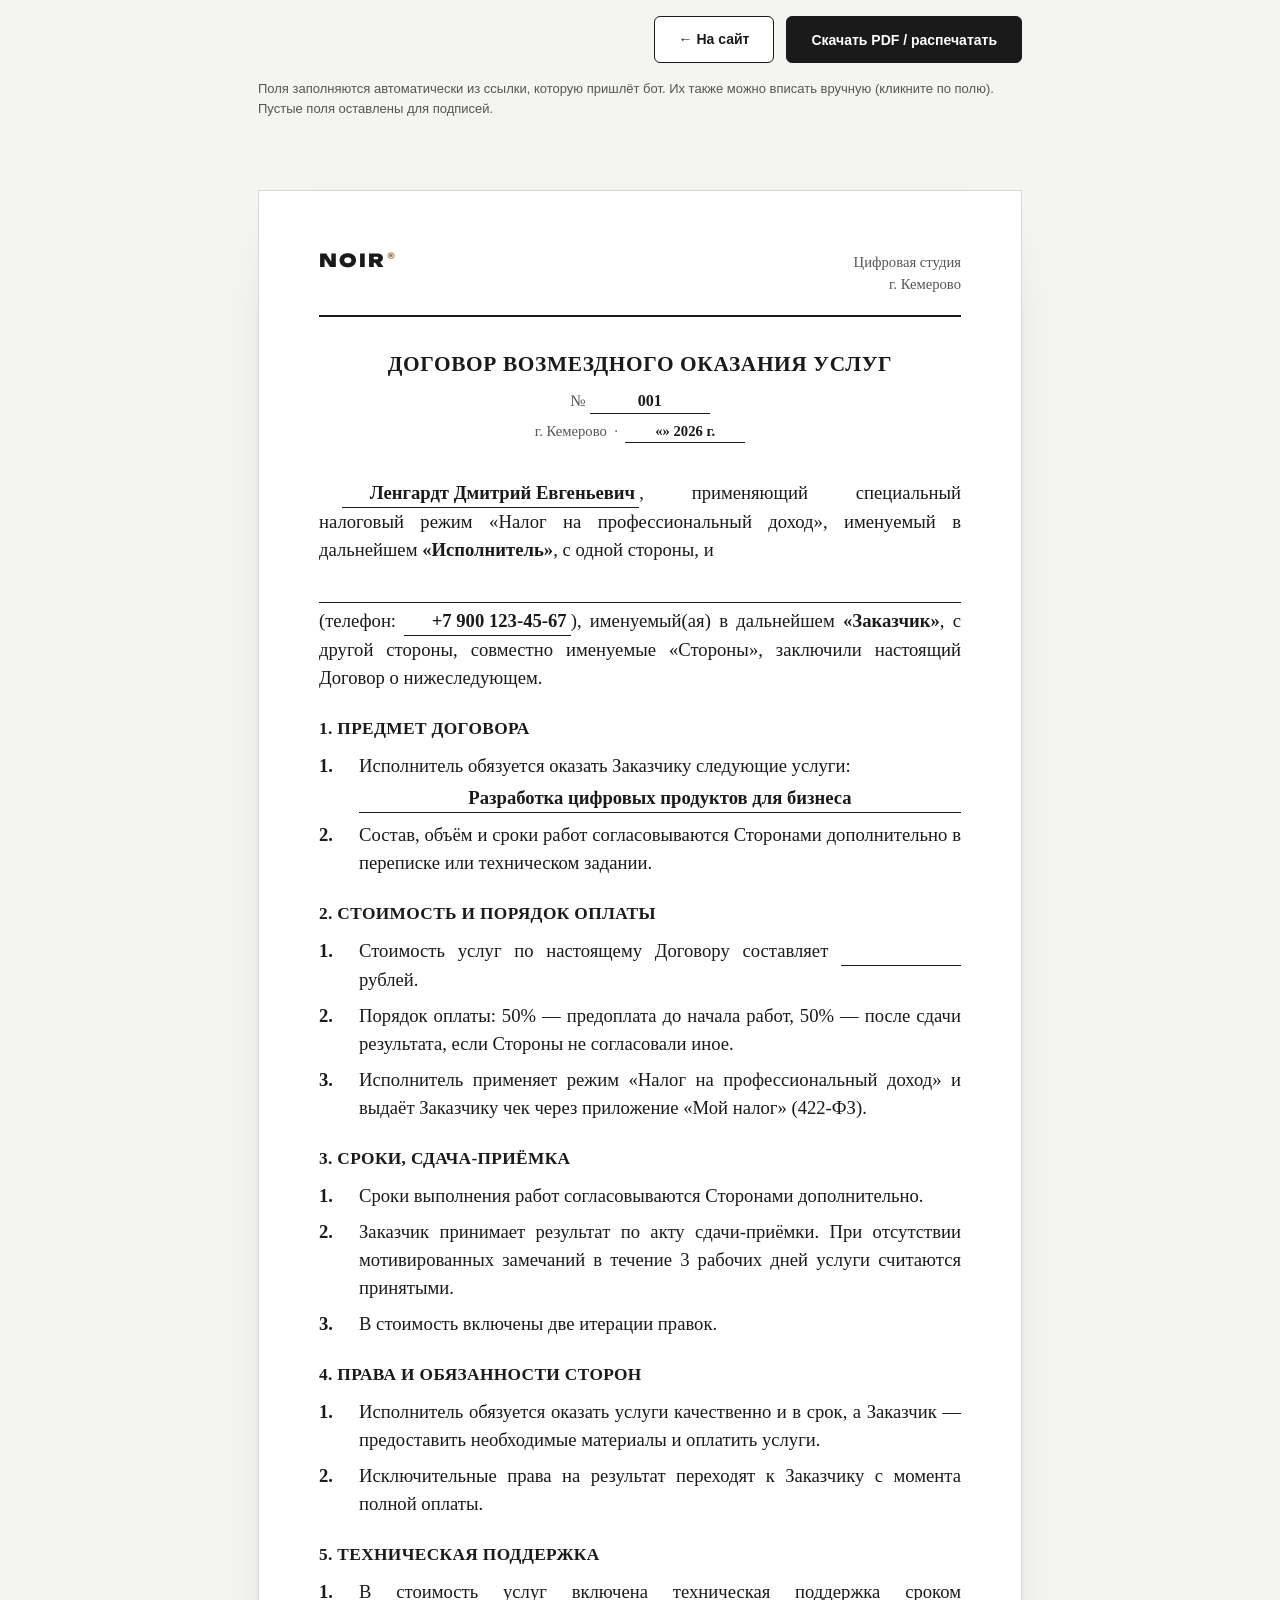
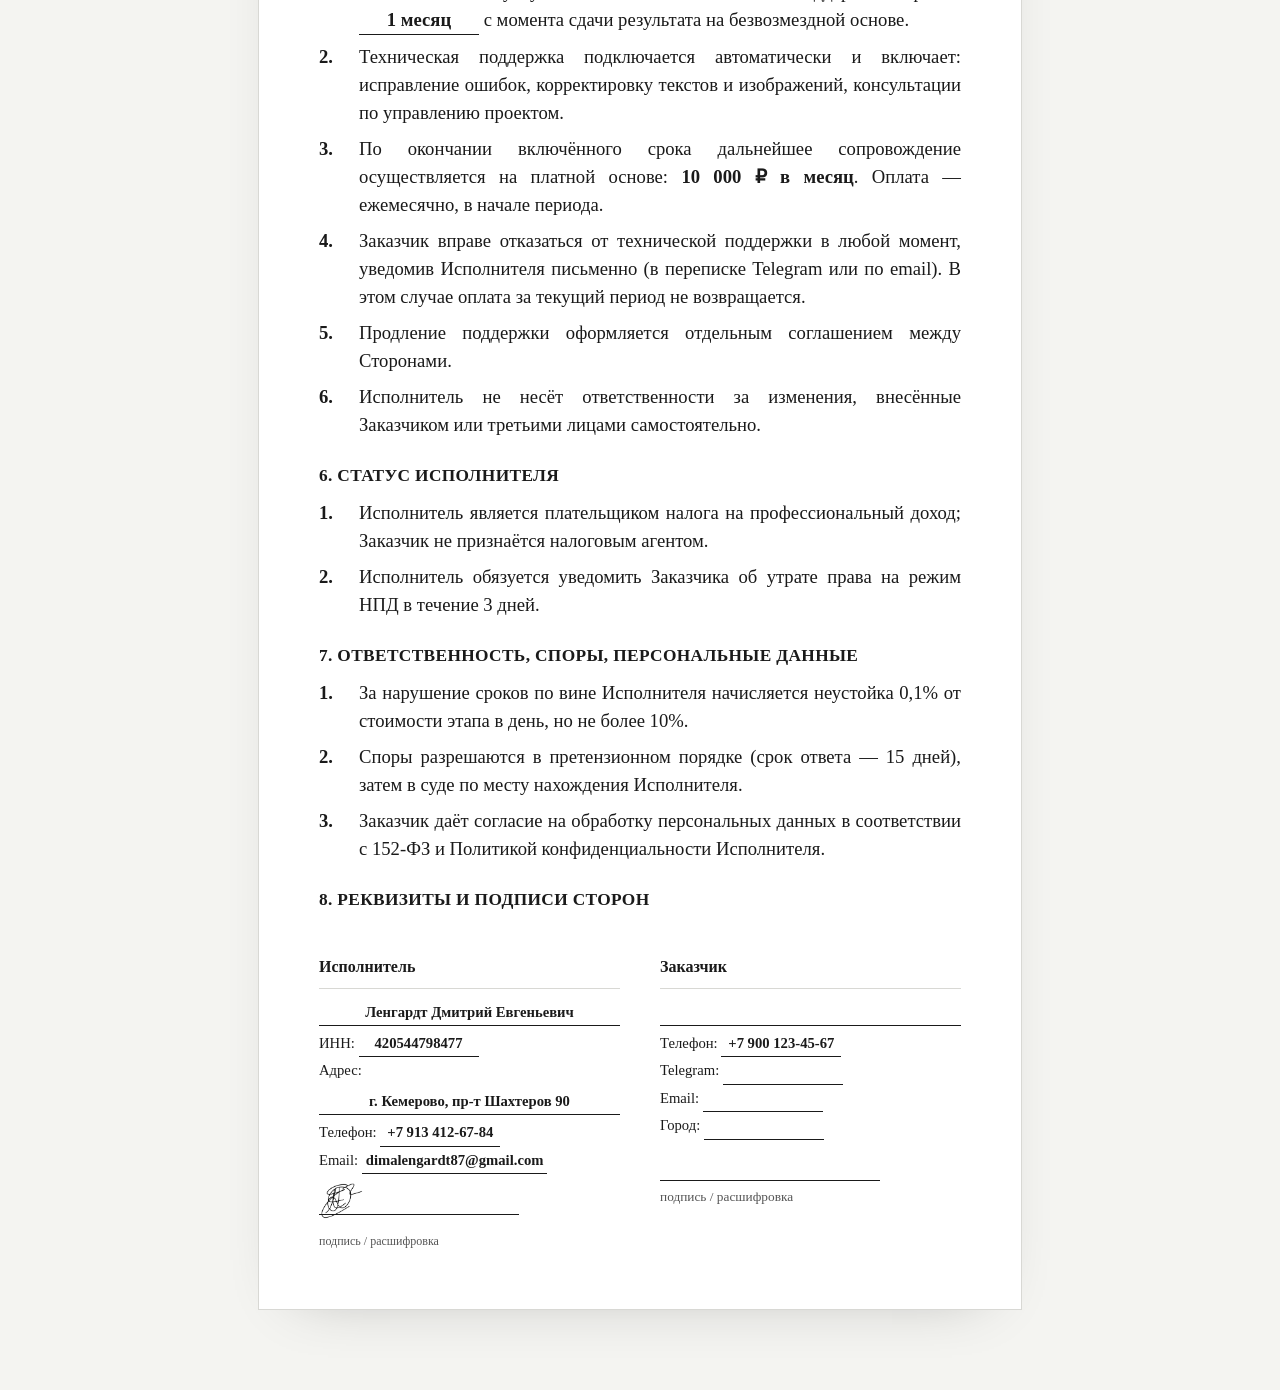
<file: dogovor.html>
<!DOCTYPE html>
<html lang="ru">
<head>
<meta charset="UTF-8">
<meta name="viewport" content="width=device-width, initial-scale=1.0">
<title>Договор оказания услуг — NOIR</title>
<meta name="description" content="Договор оказания услуг по разработке цифровых систем. Условия, сроки, порядок оплаты.">
<meta name="robots" content="noindex, nofollow">
<link rel="canonical" href="https://www.noiros.ru/dogovor">
<link rel="stylesheet" href="legal.css">
<link rel="icon" href="/favicon.svg" type="image/svg+xml" sizes="any">
</head>
<body>

<div class="doc-toolbar">
  <a class="doc-btn" href="/">← На сайт</a>
  <button class="doc-btn doc-btn-primary" id="printBtn">Скачать PDF / распечатать</button>
</div>
<p class="doc-note">Поля заполняются автоматически из ссылки, которую пришлёт бот. Их также можно вписать вручную (кликните по полю). Пустые поля оставлены для подписей.</p>

<div class="doc"><div class="doc-sheet">

  <div class="doc-brand">
    <div class="doc-brand-name">NOIR<span>®</span></div>
    <div class="doc-brand-meta">Цифровая студия<br>г. Кемерово</div>
  </div>

  <h1 class="doc-title">Договор возмездного оказания услуг</h1>
  <div class="doc-subtitle">№ <span class="fill" id="deal-num" contenteditable="true">001</span></div>
  <div class="doc-place">г. Кемерово &nbsp;·&nbsp; <span class="fill" id="deal-date" contenteditable="true">«» 2026 г.</span></div>

  <p><span class="fill" contenteditable="true">Ленгардт Дмитрий Евгеньевич</span>, применяющий специальный налоговый режим «Налог на профессиональный доход», именуемый в дальнейшем <b>&laquo;Исполнитель&raquo;</b>, с одной стороны, и</p>
  <p><span class="fill fill-wide" id="client-name" contenteditable="true"></span>
  (телефон: <span class="fill" id="client-phone" contenteditable="true">+7 900 123-45-67</span>), именуемый(ая) в дальнейшем <b>&laquo;Заказчик&raquo;</b>, с другой стороны, совместно именуемые &laquo;Стороны&raquo;, заключили настоящий Договор о нижеследующем.</p>

  <h2>1. Предмет договора</h2>
  <ol>
    <li>Исполнитель обязуется оказать Заказчику следующие услуги: <span class="fill fill-wide" id="client-task" contenteditable="true"></span></li>
    <li>Состав, объём и сроки работ согласовываются Сторонами дополнительно в переписке или техническом задании.</li>
  </ol>

  <h2>2. Стоимость и порядок оплаты</h2>
  <ol>
    <li>Стоимость услуг по настоящему Договору составляет <span class="fill" id="deal-price" contenteditable="true"></span> рублей.</li>
    <li id="deal-payment">Порядок оплаты: 50% &mdash; предоплата до начала работ, 50% &mdash; после сдачи результата, если Стороны не согласовали иное.</li>
    <li>Исполнитель применяет режим &laquo;Налог на профессиональный доход&raquo; и выдаёт Заказчику чек через приложение &laquo;Мой налог&raquo; (422-ФЗ).</li>
  </ol>

  <h2>3. Сроки, сдача-приёмка</h2>
  <ol>
    <li>Сроки выполнения работ согласовываются Сторонами дополнительно.</li>
    <li>Заказчик принимает результат по акту сдачи-приёмки. При отсутствии мотивированных замечаний в течение 3 рабочих дней услуги считаются принятыми.</li>
    <li>В стоимость включены две итерации правок.</li>
  </ol>

  <h2>4. Права и обязанности сторон</h2>
  <ol>
    <li>Исполнитель обязуется оказать услуги качественно и в срок, а Заказчик &mdash; предоставить необходимые материалы и оплатить услуги.</li>
    <li>Исключительные права на результат переходят к Заказчику с момента полной оплаты.</li>
  </ol>

  <h2>5. Техническая поддержка</h2>
  <ol>
    <li>В стоимость услуг включена техническая поддержка сроком <span class="fill" id="support-duration" contenteditable="true">1 месяц</span> с момента сдачи результата на безвозмездной основе.</li>
    <li>Техническая поддержка подключается автоматически и включает: исправление ошибок, корректировку текстов и изображений, консультации по управлению проектом.</li>
    <li>По окончании включённого срока дальнейшее сопровождение осуществляется на платной основе: <b>10 000 ₽ в месяц</b>. Оплата — ежемесячно, в начале периода.</li>
    <li>Заказчик вправе отказаться от технической поддержки в любой момент, уведомив Исполнителя письменно (в переписке Telegram или по email). В этом случае оплата за текущий период не возвращается.</li>
    <li>Продление поддержки оформляется отдельным соглашением между Сторонами.</li>
    <li>Исполнитель не несёт ответственности за изменения, внесённые Заказчиком или третьими лицами самостоятельно.</li>
  </ol>

  <h2>6. Статус Исполнителя</h2>
  <ol>
    <li>Исполнитель является плательщиком налога на профессиональный доход; Заказчик не признаётся налоговым агентом.</li>
    <li>Исполнитель обязуется уведомить Заказчика об утрате права на режим НПД в течение 3 дней.</li>
  </ol>

  <h2>7. Ответственность, споры, персональные данные</h2>
  <ol>
    <li>За нарушение сроков по вине Исполнителя начисляется неустойка 0,1% от стоимости этапа в день, но не более 10%.</li>
    <li>Споры разрешаются в претензионном порядке (срок ответа &mdash; 15 дней), затем в суде по месту нахождения Исполнителя.</li>
    <li>Заказчик даёт согласие на обработку персональных данных в соответствии с 152-ФЗ и Политикой конфиденциальности Исполнителя.</li>
  </ol>

  <h2>8. Реквизиты и подписи сторон</h2>
  <div class="requisites">
    <div class="req-block">
      <h3>Исполнитель</h3>
      <span class="fill fill-wide" contenteditable="true">Ленгардт Дмитрий Евгеньевич</span>
      ИНН: <span class="fill" contenteditable="true">420544798477</span><br>
      Адрес: <span class="fill fill-wide" contenteditable="true">г. Кемерово, пр-т Шахтеров 90</span>
      Телефон: <span class="fill" contenteditable="true">+7 913 412-67-84</span><br>
       Email: <span class="fill" contenteditable="true">dimalengardt87@gmail.com</span>
       <div class="sign-line" style="position:relative;display:inline-block;width:200px"><img src="signature_transparent.png" alt="подпись" style="height:36px;position:absolute;bottom:0;left:0"></div>
       <div style="font-size:9pt;color:var(--muted);margin-top:4px">подпись / расшифровка</div>
    </div>
    <div class="req-block">
      <h3>Заказчик</h3>
      <span class="fill fill-wide" id="client-name-2" contenteditable="true"></span>
       Телефон: <span class="fill" id="client-phone-2" contenteditable="true">+7 900 123-45-67</span><br>
       Telegram: <span class="fill" id="client-tg" contenteditable="true"></span><br>
       Email: <span class="fill" id="client-email" contenteditable="true"></span><br>
       Город: <span class="fill" id="client-city" contenteditable="true"></span>
       <div class="sign-line">подпись / расшифровка</div>
     </div>
  </div>

</div></div>

<script src="/dogovor.js"></script>
</body>
</html>
</file>
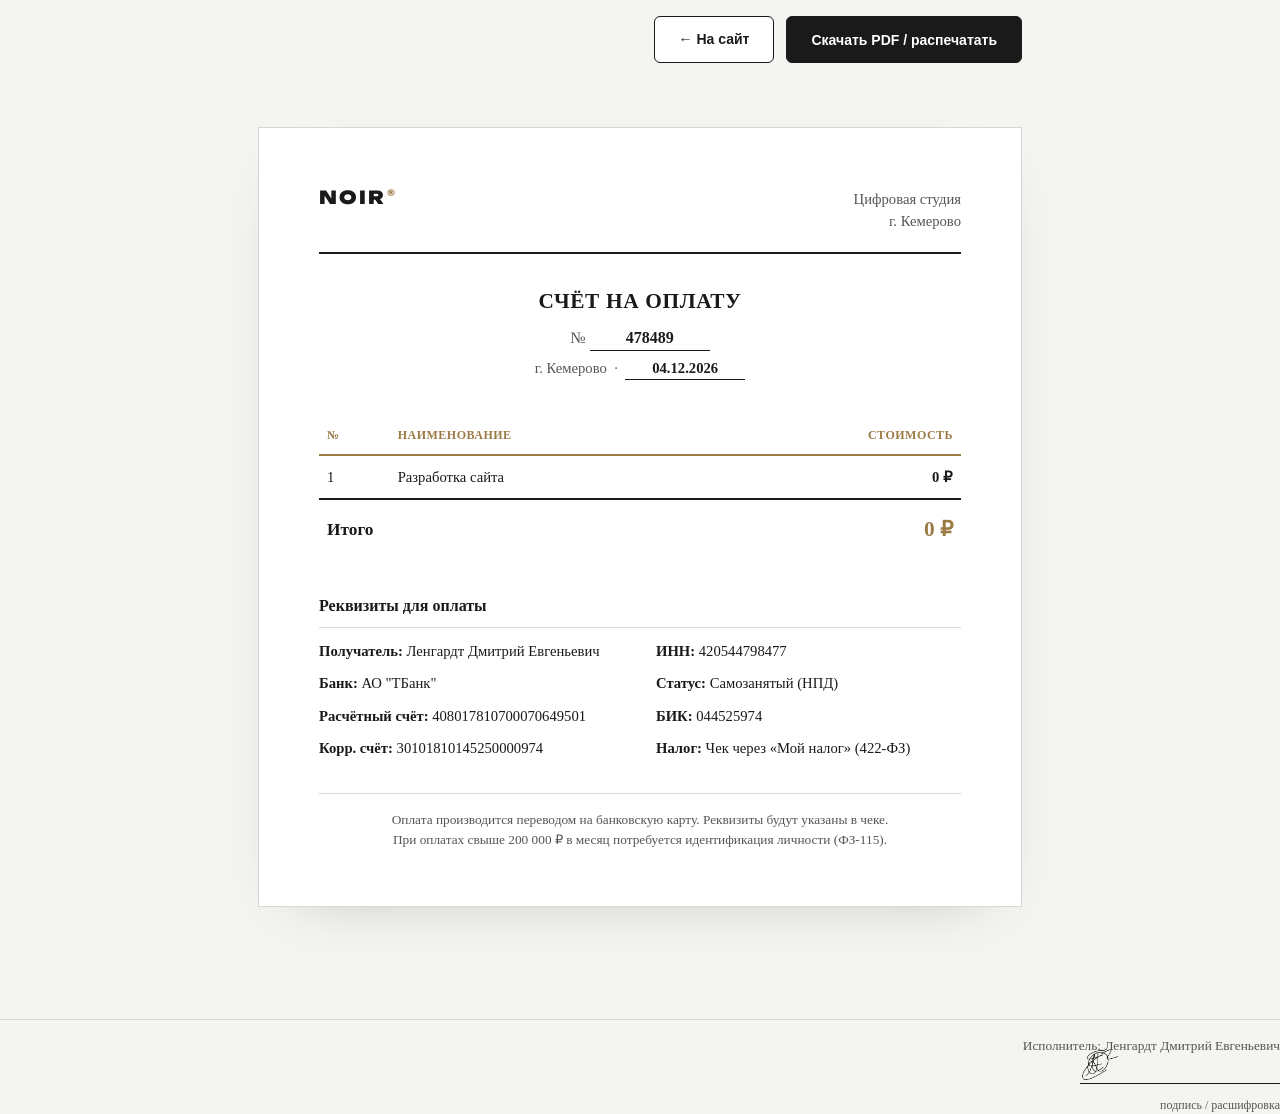
<file: invoice.html>
<!DOCTYPE html>
<html lang="ru">
<head>
<meta charset="UTF-8">
<meta name="viewport" content="width=device-width, initial-scale=1.0">
<title>Счёт на оплату — NOIR</title>
<meta name="description" content="Счёт на оплату услуг по разработке цифровых систем. Реквизиты и порядок оплаты.">
<meta name="robots" content="noindex, nofollow">
<link rel="canonical" href="https://www.noiros.ru/invoice">
<link rel="stylesheet" href="legal.css">
<link rel="icon" href="/favicon.svg" type="image/svg+xml" sizes="any">
</head>
<body>

<div class="doc-toolbar">
  <a class="doc-btn" href="/">← На сайт</a>
  <button class="doc-btn doc-btn-primary" id="printBtn">Скачать PDF / распечатать</button>
</div>

<div class="doc"><div class="doc-sheet">

  <div class="doc-brand">
    <div class="doc-brand-name">NOIR<span>®</span></div>
    <div class="doc-brand-meta">Цифровая студия<br>г. Кемерово</div>
  </div>

  <h1 class="doc-title">Счёт на оплату</h1>
  <div class="doc-subtitle">№ <span class="fill" id="invoice-num" contenteditable="true">001</span></div>
  <div class="doc-place">г. Кемерово &nbsp;·&nbsp; <span class="fill" id="invoice-date" contenteditable="true"></span></div>

  <table style="width:100%;border-collapse:collapse;margin:24px 0;font-size:11pt">
    <thead>
      <tr>
        <th style="text-align:left;padding:10px 8px;border-bottom:2px solid var(--accent);color:var(--accent);font-weight:600;text-transform:uppercase;letter-spacing:.5px;font-size:9pt">№</th>
        <th style="text-align:left;padding:10px 8px;border-bottom:2px solid var(--accent);color:var(--accent);font-weight:600;text-transform:uppercase;letter-spacing:.5px;font-size:9pt">Наименование</th>
        <th style="text-align:right;padding:10px 8px;border-bottom:2px solid var(--accent);color:var(--accent);font-weight:600;text-transform:uppercase;letter-spacing:.5px;font-size:9pt">Стоимость</th>
      </tr>
    </thead>
    <tbody id="items">
      <tr>
        <td style="padding:10px 8px;border-bottom:1px solid var(--line)">1</td>
        <td style="padding:10px 8px;border-bottom:1px solid var(--line)"><span id="service-name">Разработка сайта</span></td>
        <td style="padding:10px 8px;border-bottom:1px solid var(--line);text-align:right;font-weight:600" id="item-price">—</td>
      </tr>
    </tbody>
    <tfoot>
      <tr>
        <td colspan="2" style="padding:14px 8px;border-top:2px solid var(--ink);font-weight:700;font-size:13pt">Итого</td>
        <td style="padding:14px 8px;border-top:2px solid var(--ink);text-align:right;font-weight:700;font-size:16pt;color:var(--accent)" id="total-price">—</td>
      </tr>
    </tfoot>
  </table>

  <div class="requisites" style="margin-top:32px">
    <div class="req-block" style="grid-column:1/-1">
      <h3>Реквизиты для оплаты</h3>
      <div style="display:grid;grid-template-columns:1fr 1fr;gap:6px 32px;font-size:11pt;line-height:1.8">
        <div><strong>Получатель:</strong> Ленгардт Дмитрий Евгеньевич</div>
        <div><strong>ИНН:</strong> 420544798477</div>
        <div><strong>Банк:</strong> АО "ТБанк"</div>
        <div><strong>Статус:</strong> Самозанятый (НПД)</div>
        <div><strong>Расчётный счёт:</strong> 408017810700070649501</div>
        <div><strong>БИК:</strong> 044525974</div>
        <div><strong>Корр. счёт:</strong> 30101810145250000974</div>
        <div><strong>Налог:</strong> Чек через «Мой налог» (422-ФЗ)</div>
      </div>
    </div>
  </div>

  <div style="margin-top:32px;padding-top:16px;border-top:1px solid var(--line);font-size:10pt;color:var(--muted);text-align:center">
    Оплата производится переводом на банковскую карту. Реквизиты будут указаны в чеке.<br>
    При оплатах свыше 200 000 ₽ в месяц потребуется идентификация личности (ФЗ-115).
  </div>

</div></div>

<div style="margin-top:32px;padding-top:16px;border-top:1px solid var(--line);text-align:right">
  <div style="font-size:10pt;color:var(--muted);margin-bottom:8px">Исполнитель: Ленгардт Дмитрий Евгеньевич</div>
  <div style="position:relative;display:inline-block;width:200px;border-bottom:1px solid var(--ink)">
    <img src="signature_transparent.png" alt="подпись" style="height:32px;position:absolute;bottom:2px;left:0">
  </div>
  <div style="font-size:9pt;color:var(--muted);margin-top:4px">подпись / расшифровка</div>
</div>

<script src="/invoice.js"></script>
</body>
</html>
</file>
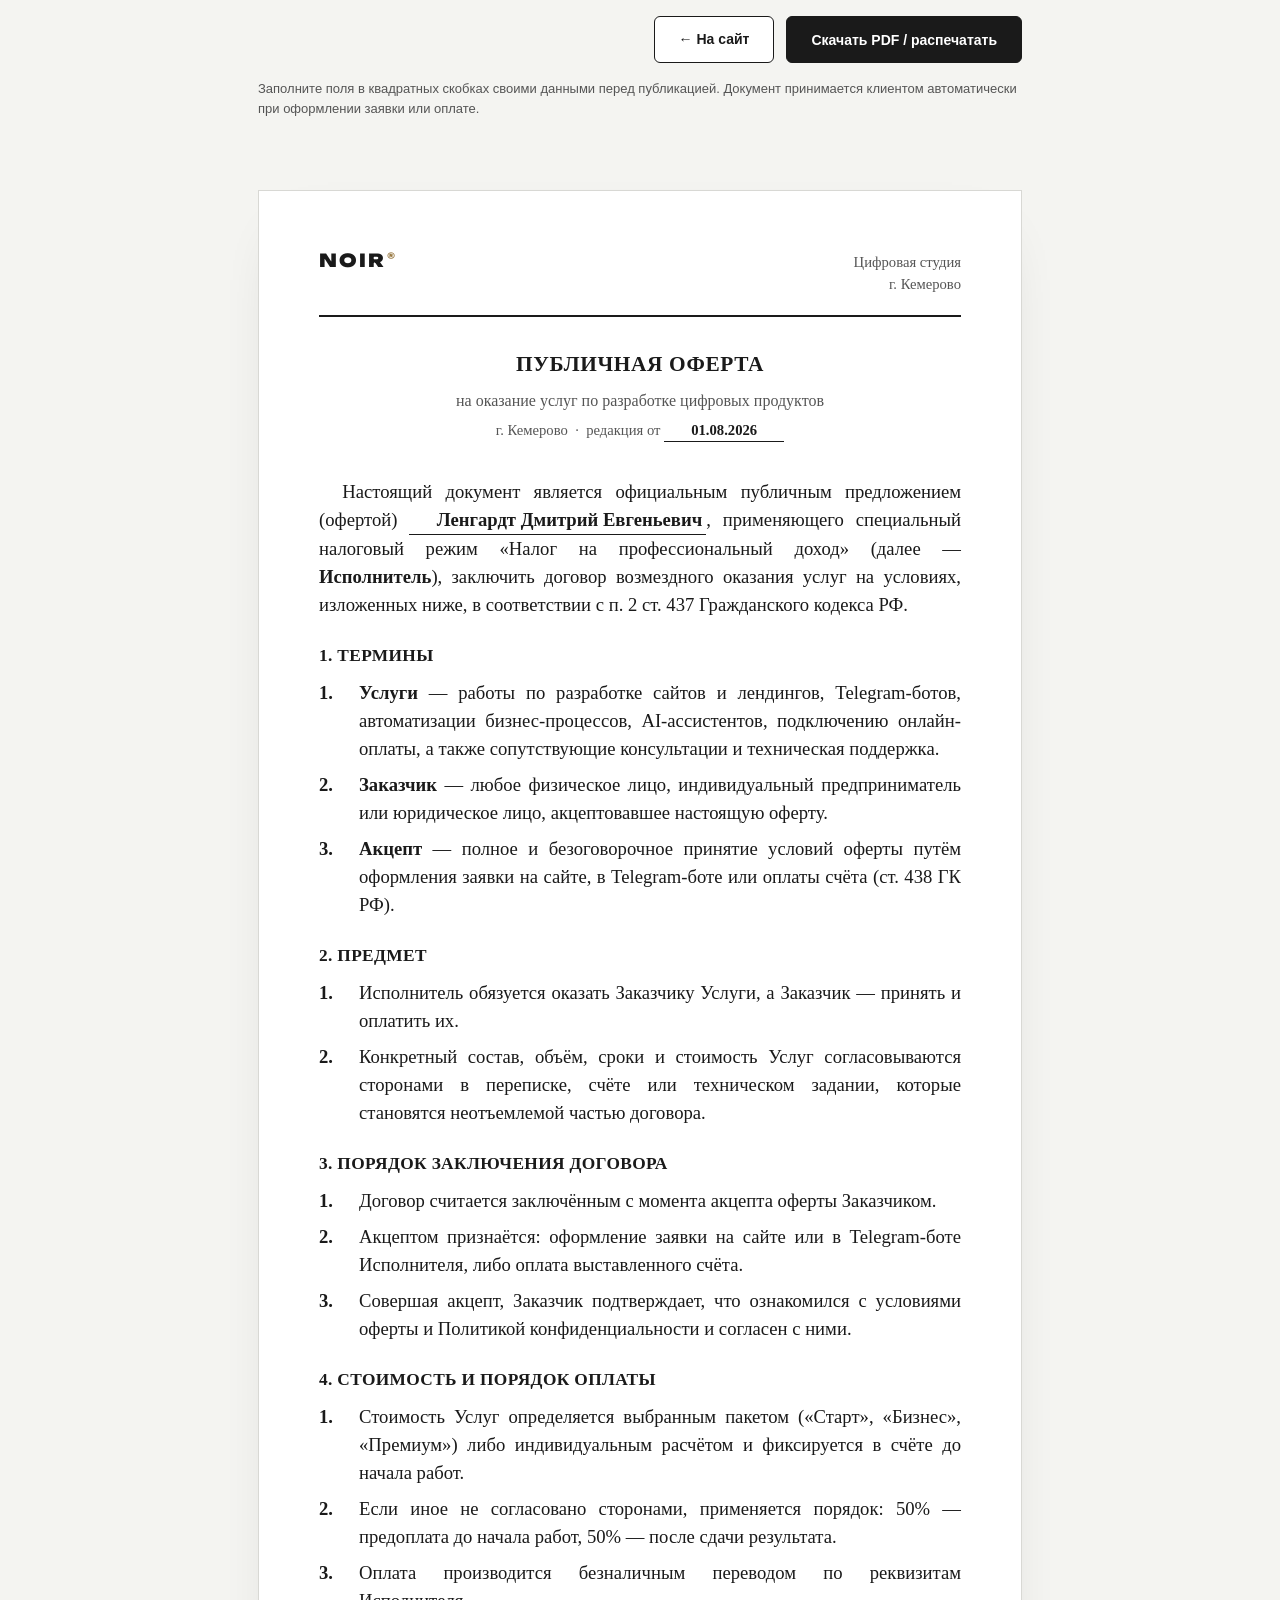
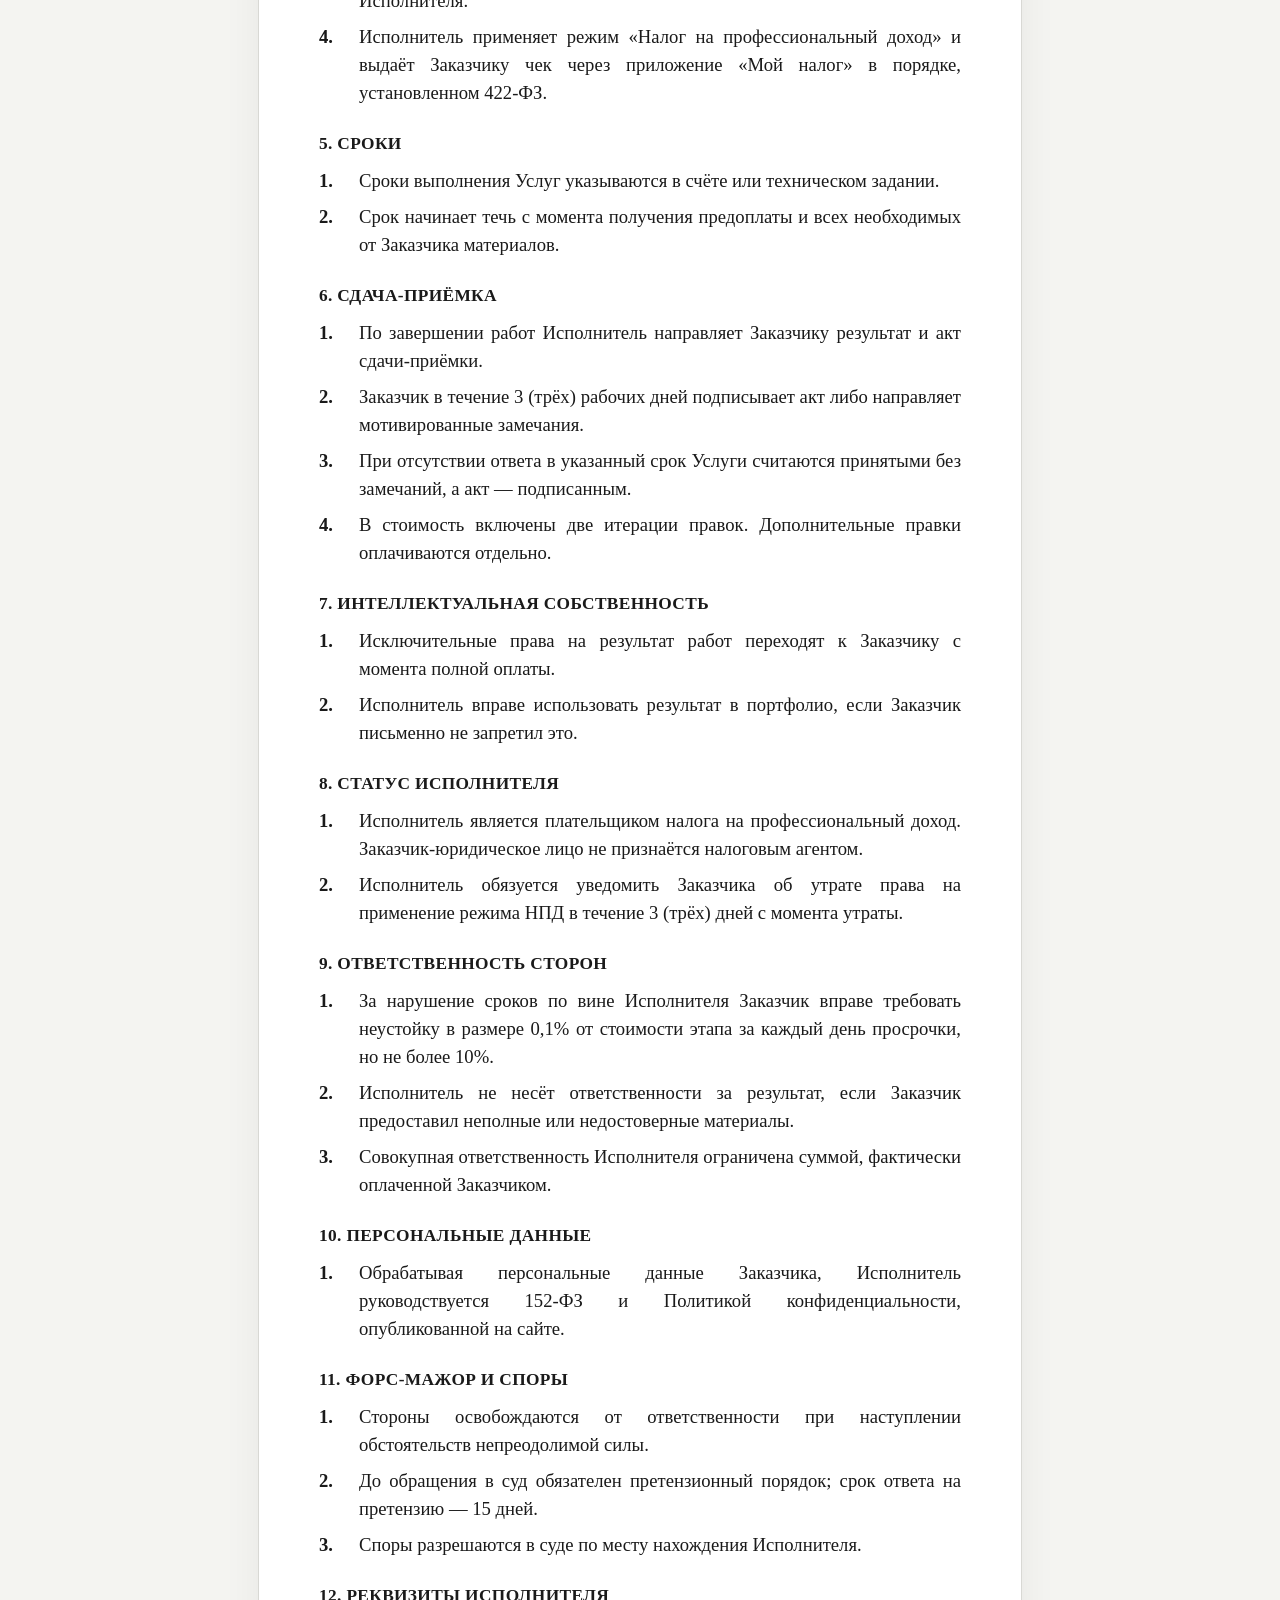
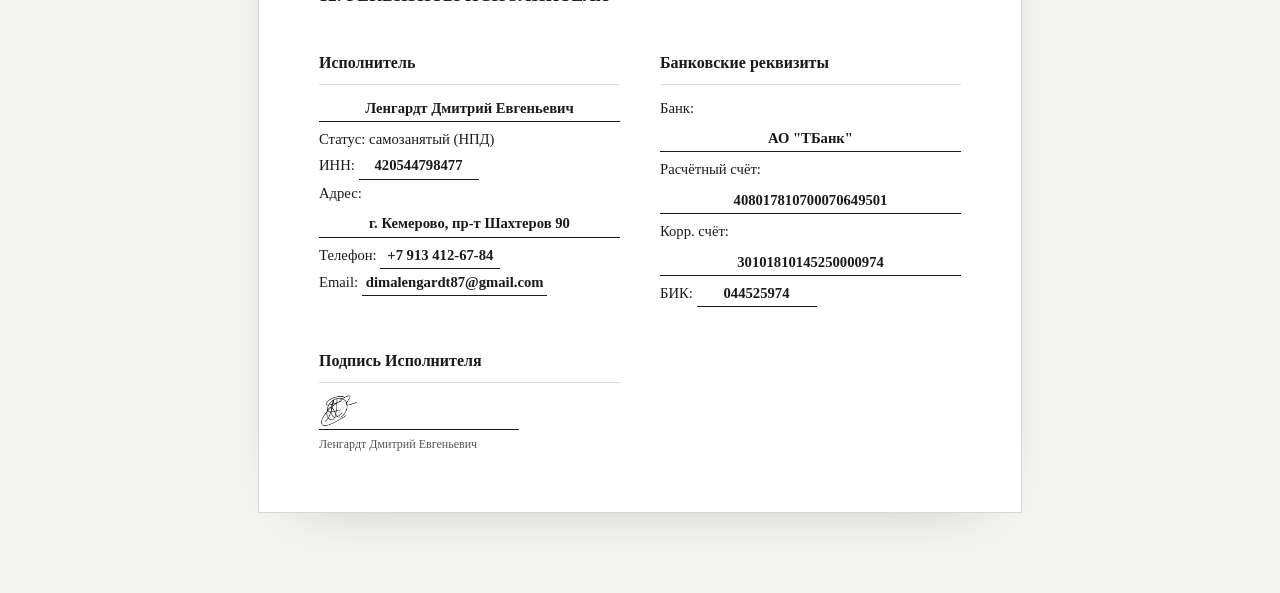
<file: oferta.html>
<!DOCTYPE html>
<html lang="ru">
<head>
<meta charset="UTF-8">
<meta name="viewport" content="width=device-width, initial-scale=1.0">
<title>Публичная оферта — NOIR · Цифровая студия</title>
<meta name="description" content="Публичная оферта на оказание услуг по разработке цифровых систем. Условия, порядок оплаты, права и обязаности сторон.">
<link rel="canonical" href="https://www.noiros.ru/oferta">
<meta property="og:type" content="article">
<meta property="og:locale" content="ru_RU">
<meta property="og:title" content="Публичная оферта — NOIR">
<meta property="og:description" content="Публичная оферта на оказание услуг по разработке цифровых систем. Условия и порядок оплаты.">
<meta property="og:url" content="https://www.noiros.ru/oferta">
<meta property="og:site_name" content="NOIR OS">
<meta property="og:image" content="https://www.noiros.ru/logo.png">
<meta name="twitter:card" content="summary_large_image">
<meta name="twitter:title" content="Публичная оферта — NOIR">
<meta name="twitter:description" content="Публичная оферта на оказание услуг по разработке цифровых систем.">
<meta name="twitter:image" content="https://www.noiros.ru/logo.png">
<meta name="robots" content="index, follow">
<link rel="stylesheet" href="legal.css">
<link rel="icon" href="/favicon.svg" type="image/svg+xml" sizes="any">
</head>
<body>

<div class="doc-toolbar">
  <a class="doc-btn" href="/">← На сайт</a>
  <button class="doc-btn doc-btn-primary" id="printBtn">Скачать PDF / распечатать</button>
</div>
<p class="doc-note">Заполните поля в квадратных скобках своими данными перед публикацией. Документ принимается клиентом автоматически при оформлении заявки или оплате.</p>

<div class="doc"><div class="doc-sheet">

  <div class="doc-brand">
    <div class="doc-brand-name">NOIR<span>®</span></div>
    <div class="doc-brand-meta">Цифровая студия<br>г. Кемерово</div>
  </div>

  <h1 class="doc-title">Публичная оферта</h1>
  <div class="doc-subtitle">на оказание услуг по разработке цифровых продуктов</div>
  <div class="doc-place">г. Кемерово &nbsp;·&nbsp; редакция от <span class="fill">01.08.2026</span></div>

  <p>Настоящий документ является официальным публичным предложением (офертой) <span class="fill">Ленгардт Дмитрий Евгеньевич</span>, применяющего специальный налоговый режим «Налог на профессиональный доход» (далее — <b>Исполнитель</b>), заключить договор возмездного оказания услуг на условиях, изложенных ниже, в соответствии с п. 2 ст. 437 Гражданского кодекса РФ.</p>

  <h2>1. Термины</h2>
  <ol>
    <li><b>Услуги</b> — работы по разработке сайтов и лендингов, Telegram-ботов, автоматизации бизнес-процессов, AI-ассистентов, подключению онлайн-оплаты, а также сопутствующие консультации и техническая поддержка.</li>
    <li><b>Заказчик</b> — любое физическое лицо, индивидуальный предприниматель или юридическое лицо, акцептовавшее настоящую оферту.</li>
    <li><b>Акцепт</b> — полное и безоговорочное принятие условий оферты путём оформления заявки на сайте, в Telegram-боте или оплаты счёта (ст. 438 ГК РФ).</li>
  </ol>

  <h2>2. Предмет</h2>
  <ol>
    <li>Исполнитель обязуется оказать Заказчику Услуги, а Заказчик — принять и оплатить их.</li>
    <li>Конкретный состав, объём, сроки и стоимость Услуг согласовываются сторонами в переписке, счёте или техническом задании, которые становятся неотъемлемой частью договора.</li>
  </ol>

  <h2>3. Порядок заключения договора</h2>
  <ol>
    <li>Договор считается заключённым с момента акцепта оферты Заказчиком.</li>
    <li>Акцептом признаётся: оформление заявки на сайте или в Telegram-боте Исполнителя, либо оплата выставленного счёта.</li>
    <li>Совершая акцепт, Заказчик подтверждает, что ознакомился с условиями оферты и Политикой конфиденциальности и согласен с ними.</li>
  </ol>

  <h2>4. Стоимость и порядок оплаты</h2>
  <ol>
    <li>Стоимость Услуг определяется выбранным пакетом («Старт», «Бизнес», «Премиум») либо индивидуальным расчётом и фиксируется в счёте до начала работ.</li>
    <li>Если иное не согласовано сторонами, применяется порядок: 50% — предоплата до начала работ, 50% — после сдачи результата.</li>
    <li>Оплата производится безналичным переводом по реквизитам Исполнителя.</li>
    <li>Исполнитель применяет режим «Налог на профессиональный доход» и выдаёт Заказчику чек через приложение «Мой налог» в порядке, установленном 422-ФЗ.</li>
  </ol>

  <h2>5. Сроки</h2>
  <ol>
    <li>Сроки выполнения Услуг указываются в счёте или техническом задании.</li>
    <li>Срок начинает течь с момента получения предоплаты и всех необходимых от Заказчика материалов.</li>
  </ol>

  <h2>6. Сдача-приёмка</h2>
  <ol>
    <li>По завершении работ Исполнитель направляет Заказчику результат и акт сдачи-приёмки.</li>
    <li>Заказчик в течение 3 (трёх) рабочих дней подписывает акт либо направляет мотивированные замечания.</li>
    <li>При отсутствии ответа в указанный срок Услуги считаются принятыми без замечаний, а акт — подписанным.</li>
    <li>В стоимость включены две итерации правок. Дополнительные правки оплачиваются отдельно.</li>
  </ol>

  <h2>7. Интеллектуальная собственность</h2>
  <ol>
    <li>Исключительные права на результат работ переходят к Заказчику с момента полной оплаты.</li>
    <li>Исполнитель вправе использовать результат в портфолио, если Заказчик письменно не запретил это.</li>
  </ol>

  <h2>8. Статус Исполнителя</h2>
  <ol>
    <li>Исполнитель является плательщиком налога на профессиональный доход. Заказчик-юридическое лицо не признаётся налоговым агентом.</li>
    <li>Исполнитель обязуется уведомить Заказчика об утрате права на применение режима НПД в течение 3 (трёх) дней с момента утраты.</li>
  </ol>

  <h2>9. Ответственность сторон</h2>
  <ol>
    <li>За нарушение сроков по вине Исполнителя Заказчик вправе требовать неустойку в размере 0,1% от стоимости этапа за каждый день просрочки, но не более 10%.</li>
    <li>Исполнитель не несёт ответственности за результат, если Заказчик предоставил неполные или недостоверные материалы.</li>
    <li>Совокупная ответственность Исполнителя ограничена суммой, фактически оплаченной Заказчиком.</li>
  </ol>

  <h2>10. Персональные данные</h2>
  <ol>
    <li>Обрабатывая персональные данные Заказчика, Исполнитель руководствуется 152-ФЗ и Политикой конфиденциальности, опубликованной на сайте.</li>
  </ol>

  <h2>11. Форс-мажор и споры</h2>
  <ol>
    <li>Стороны освобождаются от ответственности при наступлении обстоятельств непреодолимой силы.</li>
    <li>До обращения в суд обязателен претензионный порядок; срок ответа на претензию — 15 дней.</li>
    <li>Споры разрешаются в суде по месту нахождения Исполнителя.</li>
  </ol>

  <h2>12. Реквизиты Исполнителя</h2>
  <div class="requisites">
    <div class="req-block">
      <h3>Исполнитель</h3>
      <span class="fill fill-wide">Ленгардт Дмитрий Евгеньевич</span>
      Статус: самозанятый (НПД)<br>
      ИНН: <span class="fill">420544798477</span><br>
      Адрес: <span class="fill fill-wide">г. Кемерово, пр-т Шахтеров 90</span>
      Телефон: <span class="fill">+7 913 412-67-84</span><br>
      Email: <span class="fill">dimalengardt87@gmail.com</span>
    </div>
    <div class="req-block">
      <h3>Банковские реквизиты</h3>
      Банк: <span class="fill fill-wide">АО "ТБанк"</span>
      Расчётный счёт: <span class="fill fill-wide">408017810700070649501</span>
      Корр. счёт: <span class="fill fill-wide">30101810145250000974</span>
      БИК: <span class="fill">044525974</span>
    </div>
    <div class="req-block">
      <h3>Подпись Исполнителя</h3>
      <div style="position:relative;width:200px;border-bottom:1px solid var(--ink);padding-top:30px;margin-top:16px">
        <img src="signature_transparent.png" alt="подпись" style="height:32px;position:absolute;bottom:2px;left:0">
      </div>
      <div style="font-size:9pt;color:var(--muted);margin-top:4px">Ленгардт Дмитрий Евгеньевич</div>
    </div>
  </div>

</div></div>

<script src="/safari-fix.js"></script>
</body>
</html>
</file>
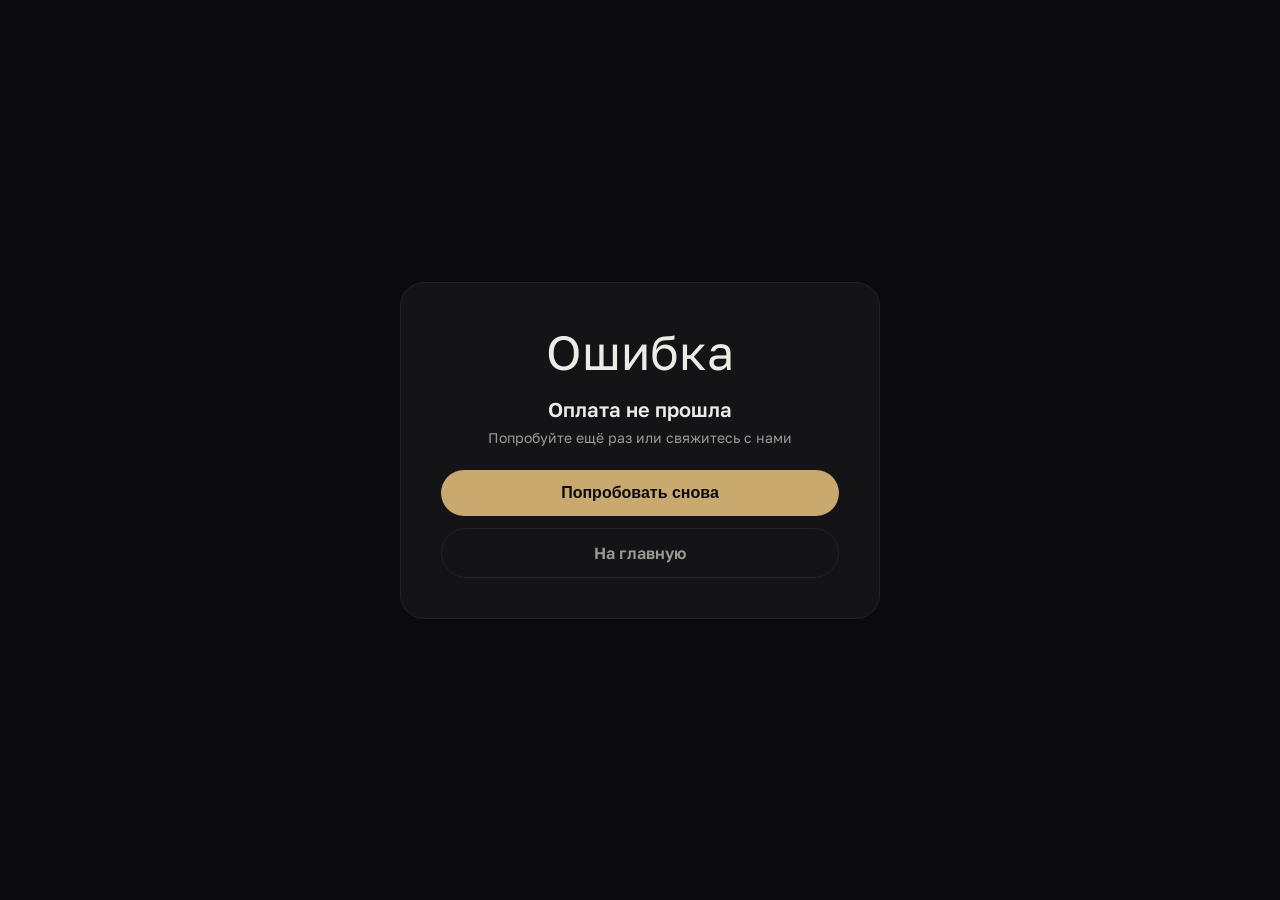
<file: payment.html>
<!DOCTYPE html>
<html lang="ru">
<head>
  <meta charset="UTF-8">
  <meta name="viewport" content="width=device-width,initial-scale=1">
  <title>Оплата — NOIR</title>
  <meta name="description" content="Оплата услуг NOIR OS через Т-Банк. Безопасная оплата по QR-коду или ссылке.">
  <meta name="robots" content="noindex, nofollow">
  <link rel="preconnect" href="https://fonts.googleapis.com">
  <link href="https://fonts.googleapis.com/css2?family=Golos+Text:wght@400;500;600&family=Unbounded:wght@400;500;600;700&display=swap" rel="stylesheet">
  <style>
    *,*::before,*::after{margin:0;padding:0;box-sizing:border-box}
    :root{
      --bg:#0B0B0D;--surface:#141417;--border:#232327;
      --text:#ECECE6;--muted:#9A9A95;--accent:#C9A96E;
      --success:#4CAF50;--error:#E53935;--warn:#FF9800;
    }
    body{
      font-family:'Golos Text',system-ui,sans-serif;
      background:var(--bg);color:var(--text);
      min-height:100vh;display:flex;align-items:center;justify-content:center;
      padding:24px;
    }
    .card{
      background:var(--surface);border:1px solid var(--border);
      border-radius:24px;padding:40px;max-width:480px;width:100%;
    }
    .status-icon{font-size:48px;text-align:center;margin-bottom:16px}
    .status-text{font-size:20px;font-weight:600;text-align:center;margin-bottom:8px}
    .status-sub{color:var(--muted);text-align:center;margin-bottom:24px;font-size:14px}
    .details{margin-bottom:24px}
    .detail-row{
      display:flex;justify-content:space-between;padding:12px 0;
      border-bottom:1px solid var(--border);font-size:14px;
    }
    .detail-row:last-child{border-bottom:none}
    .detail-label{color:var(--muted)}
    .detail-value{font-weight:500}
    .qr-wrap{
      text-align:center;margin:40px 0 24px;
      background:#fff;border-radius:20px;padding:16px;
      display:inline-block;
    }
    .qr-wrap img{display:block;width:300px;height:300px}
    .btn{
      display:block;width:100%;padding:14px;border:none;border-radius:9999px;
      font-size:16px;font-weight:600;cursor:pointer;text-align:center;
      text-decoration:none;transition:all .2s;
    }
    .btn-primary{background:var(--accent);color:#0B0B0D}
    .btn-primary:hover{background:#d4b87a}
    .btn-success{background:var(--success);color:#fff}
    .btn-success:hover{background:#43a047}
    .btn-ghost{background:transparent;color:var(--muted);border:1px solid var(--border)}
    .btn-ghost:hover{color:var(--text);border-color:var(--muted)}
    .btn+.btn{margin-top:12px}
    .hidden{display:none}
    .spinner{
      width:24px;height:24px;border:3px solid var(--border);
      border-top-color:var(--accent);border-radius:50%;
      animation:spin .8s linear infinite;margin:0 auto 16px;
    }
    @keyframes spin{to{transform:rotate(360deg)}}
    .progress-bar{
      height:4px;background:var(--border);border-radius:9999px;
      overflow:hidden;margin:16px 0;
    }
    .progress-fill{height:100%;background:var(--accent);transition:width .3s}
  </style>
<link rel="icon" href="/favicon.svg" type="image/svg+xml" sizes="any">
</head>
<body>
  <div class="card" id="card">
    <div id="view-loading">
      <div class="spinner"></div>
      <div class="status-sub">Загрузка...</div>
    </div>

    <div id="view-payment" class="hidden">
      <div class="status-icon">Оплата</div>
      <div class="status-text" id="project-name">Оплата проекта</div>
      <div class="status-sub" id="payment-desc">NOIR OS · Пакет «Старт»</div>

      <div class="details">
        <div class="detail-row">
          <span class="detail-label">Сумма</span>
          <span class="detail-value" id="amount">29 000 ₽</span>
        </div>
        <div class="detail-row">
          <span class="detail-label">Аванс (50%)</span>
          <span class="detail-value" id="advance">14 500 ₽</span>
        </div>
        <div class="detail-row">
          <span class="detail-label">Остаток</span>
          <span class="detail-value" id="remaining">14 500 ₽</span>
        </div>
        <div class="detail-row">
          <span class="detail-label">Заказ</span>
          <span class="detail-value" id="order-id">—</span>
        </div>
      </div>

      <div style="text-align:center" id="qr-wrap">
        <img id="qr-img" src="/favicon.svg" alt="QR-код для оплаты" style="width:300px;height:300px;border-radius:20px;background:#fff;padding:8px">
      </div>

      <a id="pay-link" href="#" class="btn btn-primary" target="_blank">
        Оплатить через Т-Банк
      </a>
      <button class="btn btn-primary" id="btn-paid" style="margin-top:12px">
        Я оплатил(а)
      </button>
      
    </div>

    <div id="view-pending" class="hidden">
      <div class="status-icon">Ожидание</div>
      <div class="status-text">Ожидает подтверждения</div>
      <div class="status-sub">Мы проверим оплату и свяжемся с вами</div>
      <div class="progress-bar"><div class="progress-fill" style="width:50%"></div></div>
      <button class="btn btn-ghost" id="btn-refresh">Обновить статус</button>
    </div>

    <div id="view-success" class="hidden">
      <div class="status-icon">Оплачено</div>
      <div class="status-text">Оплата подтверждена</div>
      <div class="status-sub">Проект переводится в статус «В работе»</div>
      <div class="progress-bar"><div class="progress-fill" style="width:100%"></div></div>
      <a href="/" class="btn btn-primary" style="margin-top:16px">На главную</a>
    </div>

    <div id="view-fail" class="hidden">
      <div class="status-icon">Ошибка</div>
      <div class="status-text">Оплата не прошла</div>
      <div class="status-sub">Попробуйте ещё раз или свяжитесь с нами</div>
      <button class="btn btn-primary" id="btn-retry">Попробовать снова</button>
      <a href="/" class="btn btn-ghost" style="margin-top:12px">На главную</a>
    </div>
  </div>

   <script src="/payment.js"></script>
</body>
</html>
</file>
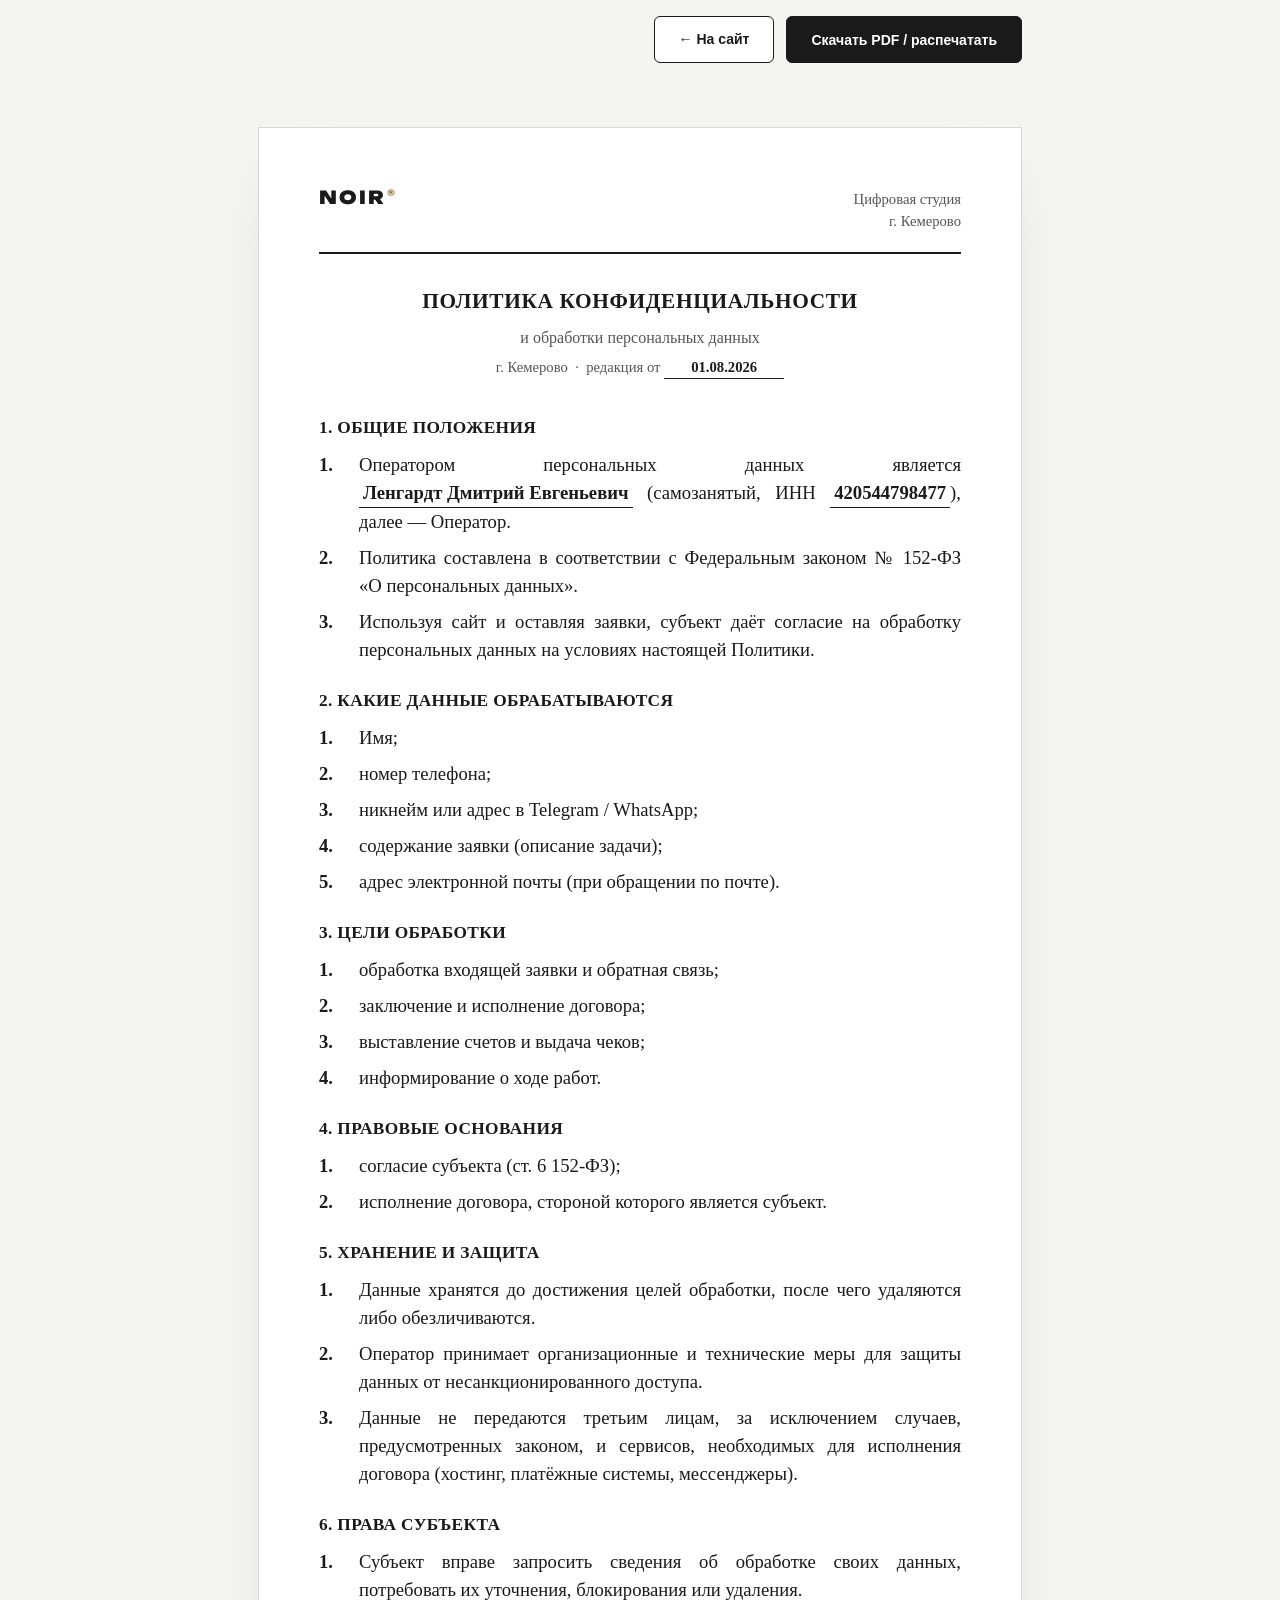
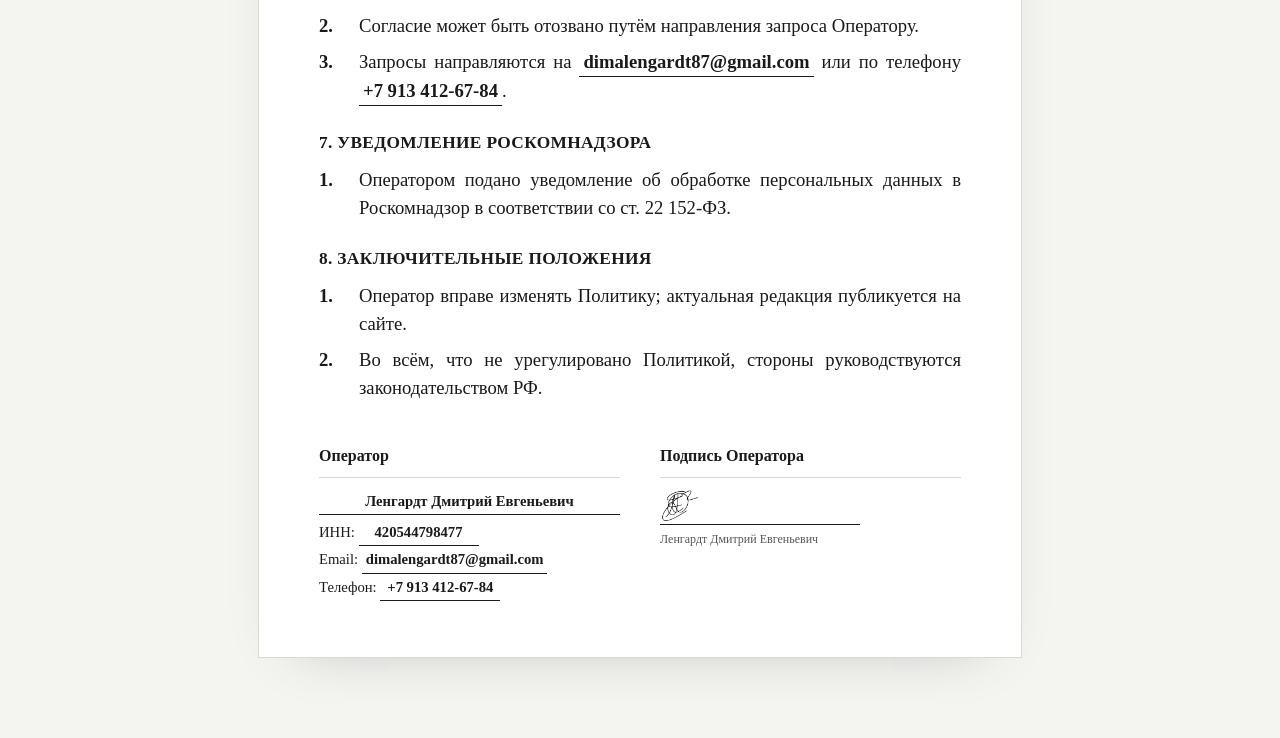
<file: privacy.html>
<!DOCTYPE html>
<html lang="ru">
<head>
<meta charset="UTF-8">
<meta name="viewport" content="width=device-width, initial-scale=1.0">
<title>Политика конфиденциальности — NOIR</title>
<meta name="description" content="Политика конфиденциальности и обработки персональных данных цифровой студии NOIR. Права субъектов, цели обработки, безопасность данных.">
<link rel="canonical" href="https://www.noiros.ru/privacy">
<meta property="og:type" content="article">
<meta property="og:locale" content="ru_RU">
<meta property="og:title" content="Политика конфиденциальности — NOIR">
<meta property="og:description" content="Политика конфиденциальности и обработки персональных данных цифровой студии NOIR.">
<meta property="og:url" content="https://www.noiros.ru/privacy">
<meta property="og:site_name" content="NOIR OS">
<meta property="og:image" content="https://www.noiros.ru/logo.png">
<meta name="twitter:card" content="summary_large_image">
<meta name="twitter:title" content="Политика конфиденциальности — NOIR">
<meta name="twitter:description" content="Политика конфиденциальности и обработки персональных данных цифровой студии NOIR.">
<meta name="twitter:image" content="https://www.noiros.ru/logo.png">
<meta name="robots" content="index, follow">
<link rel="stylesheet" href="legal.css">
<link rel="icon" href="/favicon.svg" type="image/svg+xml" sizes="any">
</head>
<body>

<div class="doc-toolbar">
  <a class="doc-btn" href="/">← На сайт</a>
  <button class="doc-btn doc-btn-primary" id="printBtn">Скачать PDF / распечатать</button>
</div>

<div class="doc"><div class="doc-sheet">

  <div class="doc-brand">
    <div class="doc-brand-name">NOIR<span>®</span></div>
    <div class="doc-brand-meta">Цифровая студия<br>г. Кемерово</div>
  </div>

  <h1 class="doc-title">Политика конфиденциальности</h1>
  <div class="doc-subtitle">и обработки персональных данных</div>
  <div class="doc-place">г. Кемерово &nbsp;·&nbsp; редакция от <span class="fill">01.08.2026</span></div>

  <h2>1. Общие положения</h2>
  <ol>
    <li>Оператором персональных данных является <span class="fill">Ленгардт Дмитрий Евгеньевич</span> (самозанятый, ИНН <span class="fill">420544798477</span>), далее — Оператор.</li>
    <li>Политика составлена в соответствии с Федеральным законом № 152-ФЗ «О персональных данных».</li>
    <li>Используя сайт и оставляя заявки, субъект даёт согласие на обработку персональных данных на условиях настоящей Политики.</li>
  </ol>

  <h2>2. Какие данные обрабатываются</h2>
  <ol>
    <li>Имя;</li>
    <li>номер телефона;</li>
    <li>никнейм или адрес в Telegram / WhatsApp;</li>
    <li>содержание заявки (описание задачи);</li>
    <li>адрес электронной почты (при обращении по почте).</li>
  </ol>

  <h2>3. Цели обработки</h2>
  <ol>
    <li>обработка входящей заявки и обратная связь;</li>
    <li>заключение и исполнение договора;</li>
    <li>выставление счетов и выдача чеков;</li>
    <li>информирование о ходе работ.</li>
  </ol>

  <h2>4. Правовые основания</h2>
  <ol>
    <li>согласие субъекта (ст. 6 152-ФЗ);</li>
    <li>исполнение договора, стороной которого является субъект.</li>
  </ol>

  <h2>5. Хранение и защита</h2>
  <ol>
    <li>Данные хранятся до достижения целей обработки, после чего удаляются либо обезличиваются.</li>
    <li>Оператор принимает организационные и технические меры для защиты данных от несанкционированного доступа.</li>
    <li>Данные не передаются третьим лицам, за исключением случаев, предусмотренных законом, и сервисов, необходимых для исполнения договора (хостинг, платёжные системы, мессенджеры).</li>
  </ol>

  <h2>6. Права субъекта</h2>
  <ol>
    <li>Субъект вправе запросить сведения об обработке своих данных, потребовать их уточнения, блокирования или удаления.</li>
    <li>Согласие может быть отозвано путём направления запроса Оператору.</li>
    <li>Запросы направляются на <span class="fill">dimalengardt87@gmail.com</span> или по телефону <span class="fill">+7 913 412-67-84</span>.</li>
  </ol>

  <h2>7. Уведомление Роскомнадзора</h2>
  <ol>
    <li>Оператором подано уведомление об обработке персональных данных в Роскомнадзор в соответствии со ст. 22 152-ФЗ.</li>
  </ol>

  <h2>8. Заключительные положения</h2>
  <ol>
    <li>Оператор вправе изменять Политику; актуальная редакция публикуется на сайте.</li>
    <li>Во всём, что не урегулировано Политикой, стороны руководствуются законодательством РФ.</li>
  </ol>

  <div class="requisites">
    <div class="req-block">
      <h3>Оператор</h3>
      <span class="fill fill-wide">Ленгардт Дмитрий Евгеньевич</span>
      ИНН: <span class="fill">420544798477</span><br>
      Email: <span class="fill">dimalengardt87@gmail.com</span><br>
      Телефон: <span class="fill">+7 913 412-67-84</span>
    </div>
    <div class="req-block">
      <h3>Подпись Оператора</h3>
      <div style="position:relative;width:200px;border-bottom:1px solid var(--ink);padding-top:30px;margin-top:16px">
        <img src="signature_transparent.png" alt="подпись" style="height:32px;position:absolute;bottom:2px;left:0">
      </div>
      <div style="font-size:9pt;color:var(--muted);margin-top:4px">Ленгардт Дмитрий Евгеньевич</div>
    </div>
  </div>

</div></div>
<script src="/safari-fix.js"></script>
</body>
</html>
</file>
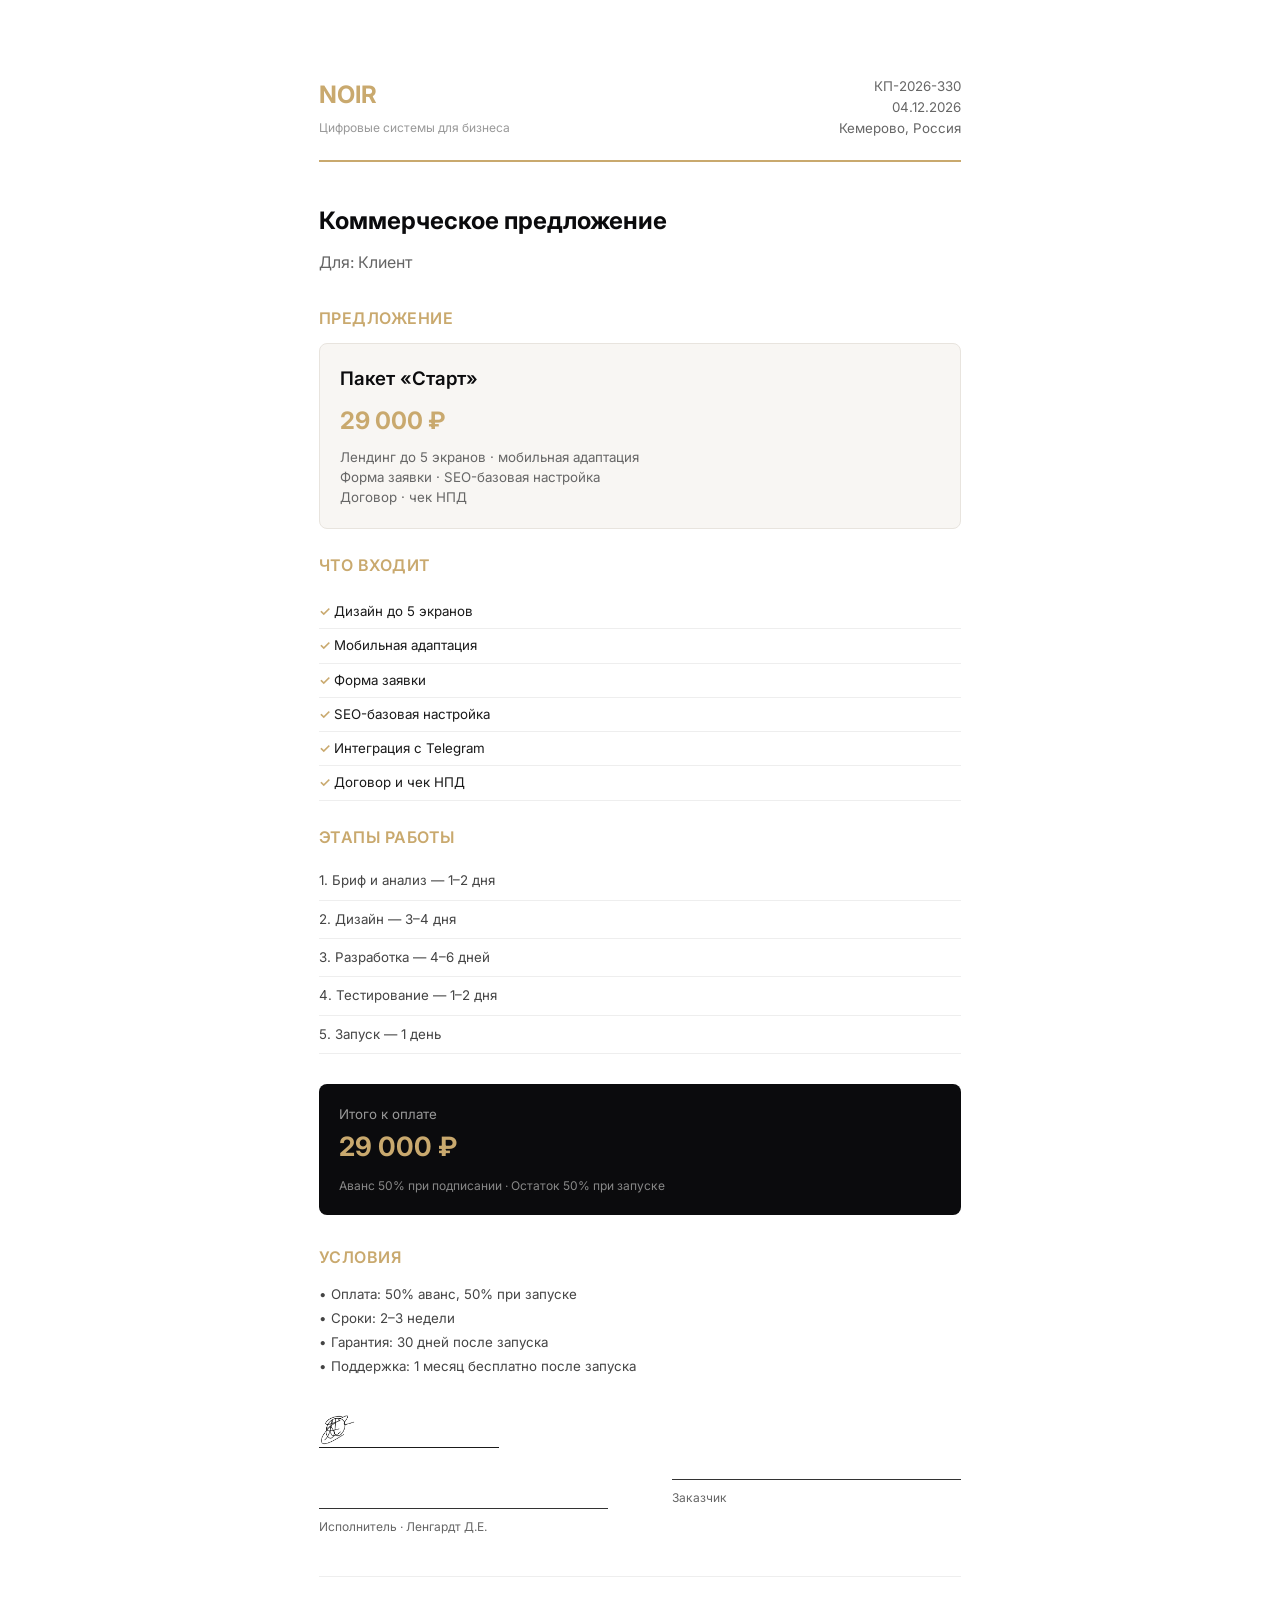
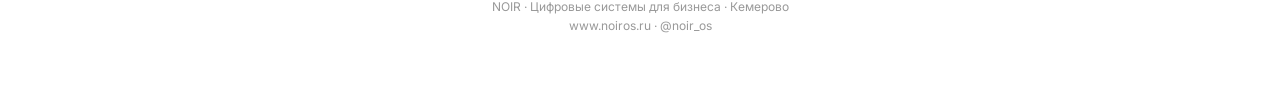
<file: proposal.html>
<!DOCTYPE html>
<html lang="ru">
<head>
  <meta charset="UTF-8">
  <meta name="viewport" content="width=device-width,initial-scale=1">
  <title>Коммерческое предложение — NOIR</title>
  <meta name="description" content="Коммерческое предложение NOIR — цифровые системы для бизнеса: сайты, боты, CRM и AI-автоматизация.">
  <link rel="canonical" href="https://www.noiros.ru/proposal">
  <meta name="robots" content="noindex,nofollow">
  <link href="https://fonts.googleapis.com/css2?family=Inter:wght@400;500;600;700&display=swap" rel="stylesheet">
  <style>
    @page{size:A4;margin:20mm}
    *,*::before,*::after{margin:0;padding:0;box-sizing:border-box}
    body{
      font-family:'Inter',system-ui,sans-serif;
      background:#fff;color:#1a1a1a;
      max-width:210mm;margin:0 auto;padding:20mm;
      line-height:1.6;font-size:11pt;
    }
    .header{display:flex;justify-content:space-between;align-items:flex-start;margin-bottom:40px;border-bottom:2px solid #C9A96E;padding-bottom:20px}
    .logo{font-size:24px;font-weight:700;color:#C9A96E}
    .meta{text-align:right;font-size:10pt;color:#666}
    .title{font-size:18pt;font-weight:700;margin:30px 0 10px;color:#0B0B0D}
    .subtitle{font-size:12pt;color:#666;margin-bottom:30px}
    .section{margin-bottom:24px}
    .section-title{font-size:12pt;font-weight:600;color:#C9A96E;margin-bottom:12px;text-transform:uppercase;letter-spacing:0.5px}
    .package{background:#f8f6f3;border:1px solid #e8e4de;border-radius:8px;padding:20px;margin-bottom:16px}
    .package-name{font-size:14pt;font-weight:600;color:#0B0B0D}
    .package-price{font-size:18pt;font-weight:700;color:#C9A96E;margin:8px 0}
    .package-desc{font-size:10pt;color:#666;line-height:1.5}
    .features{list-style:none;margin:16px 0}
    .features li{padding:6px 0;font-size:10pt;border-bottom:1px solid #eee}
    .features li::before{content:"✓ ";color:#C9A96E;font-weight:600}
    .total{background:#0B0B0D;color:#fff;padding:20px;border-radius:8px;margin:30px 0}
    .total-label{font-size:10pt;color:#999}
    .total-amount{font-size:20pt;font-weight:700;color:#C9A96E}
    .total-note{font-size:9pt;color:#888;margin-top:8px}
    .footer{margin-top:40px;padding-top:20px;border-top:1px solid #eee;font-size:9pt;color:#999;text-align:center}
    .signature{margin-top:40px;display:flex;justify-content:space-between}
    .sig-block{width:45%}
    .sig-line{border-top:1px solid #333;margin-top:60px;padding-top:8px;font-size:9pt;color:#666}
    @media print{
      body{padding:0}
      .no-print{display:none}
    }
  </style>
<link rel="icon" href="/favicon.svg" type="image/svg+xml" sizes="any">
</head>
<body>
  <div class="header">
    <div>
      <div class="logo">NOIR</div>
      <div style="font-size:9pt;color:#999;margin-top:4px">Цифровые системы для бизнеса</div>
    </div>
    <div class="meta">
      <div id="doc-number">КП-2026-001</div>
      <div id="doc-date"></div>
      <div>Кемерово, Россия</div>
    </div>
  </div>

  <div class="title">Коммерческое предложение</div>
  <div class="subtitle" id="client-name">Для: —</div>

  <div class="section">
    <div class="section-title">Предложение</div>
    <div class="package" id="package-block">
      <div class="package-name" id="pkg-name">Пакет «Старт»</div>
      <div class="package-price" id="pkg-price">29 000 ₽</div>
      <div class="package-desc" id="pkg-desc">
        Лендинг до 5 экранов · мобильная адаптация<br>
        Форма заявки · SEO-базовая настройка<br>
        Договор · чек НПД
      </div>
    </div>
  </div>

  <div class="section">
    <div class="section-title">Что входит</div>
    <ul class="features" id="features-list">
      <li>Дизайн до 5 экранов</li>
      <li>Мобильная адаптация</li>
      <li>Форма заявки</li>
      <li>SEO-базовая настройка</li>
      <li>Интеграция с Telegram</li>
      <li>Договор и чек НПД</li>
    </ul>
  </div>

  <div class="section">
    <div class="section-title">Этапы работы</div>
    <div style="font-size:10pt;color:#444" id="stages-list">
      <div style="padding:8px 0;border-bottom:1px solid #eee">1. Бриф и анализ — 2–3 дня</div>
      <div style="padding:8px 0;border-bottom:1px solid #eee">2. Дизайн — 4–6 дней</div>
      <div style="padding:8px 0;border-bottom:1px solid #eee">3. Разработка — 7–10 дней</div>
      <div style="padding:8px 0;border-bottom:1px solid #eee">4. Тестирование — 2–3 дня</div>
      <div style="padding:8px 0">5. Запуск — 1–2 дня</div>
    </div>
  </div>

  <div class="total">
    <div class="total-label">Итого к оплате</div>
    <div class="total-amount" id="total-amount">29 000 ₽</div>
    <div class="total-note">Аванс 50% при подписании · Остаток 50% при запуске</div>
  </div>

  <div class="section">
    <div class="section-title">Условия</div>
    <div style="font-size:10pt;color:#444;line-height:1.8">
      • Оплата: 50% аванс, 50% при запуске<br>
      • Сроки: <span id="timeline-text">2–3 недели</span><br>
      • Гарантия: 30 дней после запуска<br>
      • Поддержка: <span id="support-text">1 месяц</span> бесплатно после запуска
    </div>
  </div>

  <div class="signature">
    <div class="sig-block">
      <div style="position:relative;width:180px;border-bottom:1px solid #1a1a1a;padding-top:28px;margin-bottom:4px">
        <img src="signature_transparent.png" alt="подпись" style="height:30px;position:absolute;bottom:2px;left:0">
      </div>
      <div class="sig-line">Исполнитель · Ленгардт Д.Е.</div>
    </div>
    <div class="sig-block">
      <div class="sig-line">Заказчик</div>
    </div>
  </div>

  <div class="footer">
    NOIR · Цифровые системы для бизнеса · Кемерово<br>
    www.noiros.ru · @noir_os
  </div>

  <script src="/proposal.js"></script>
</body>
</html>
</file>
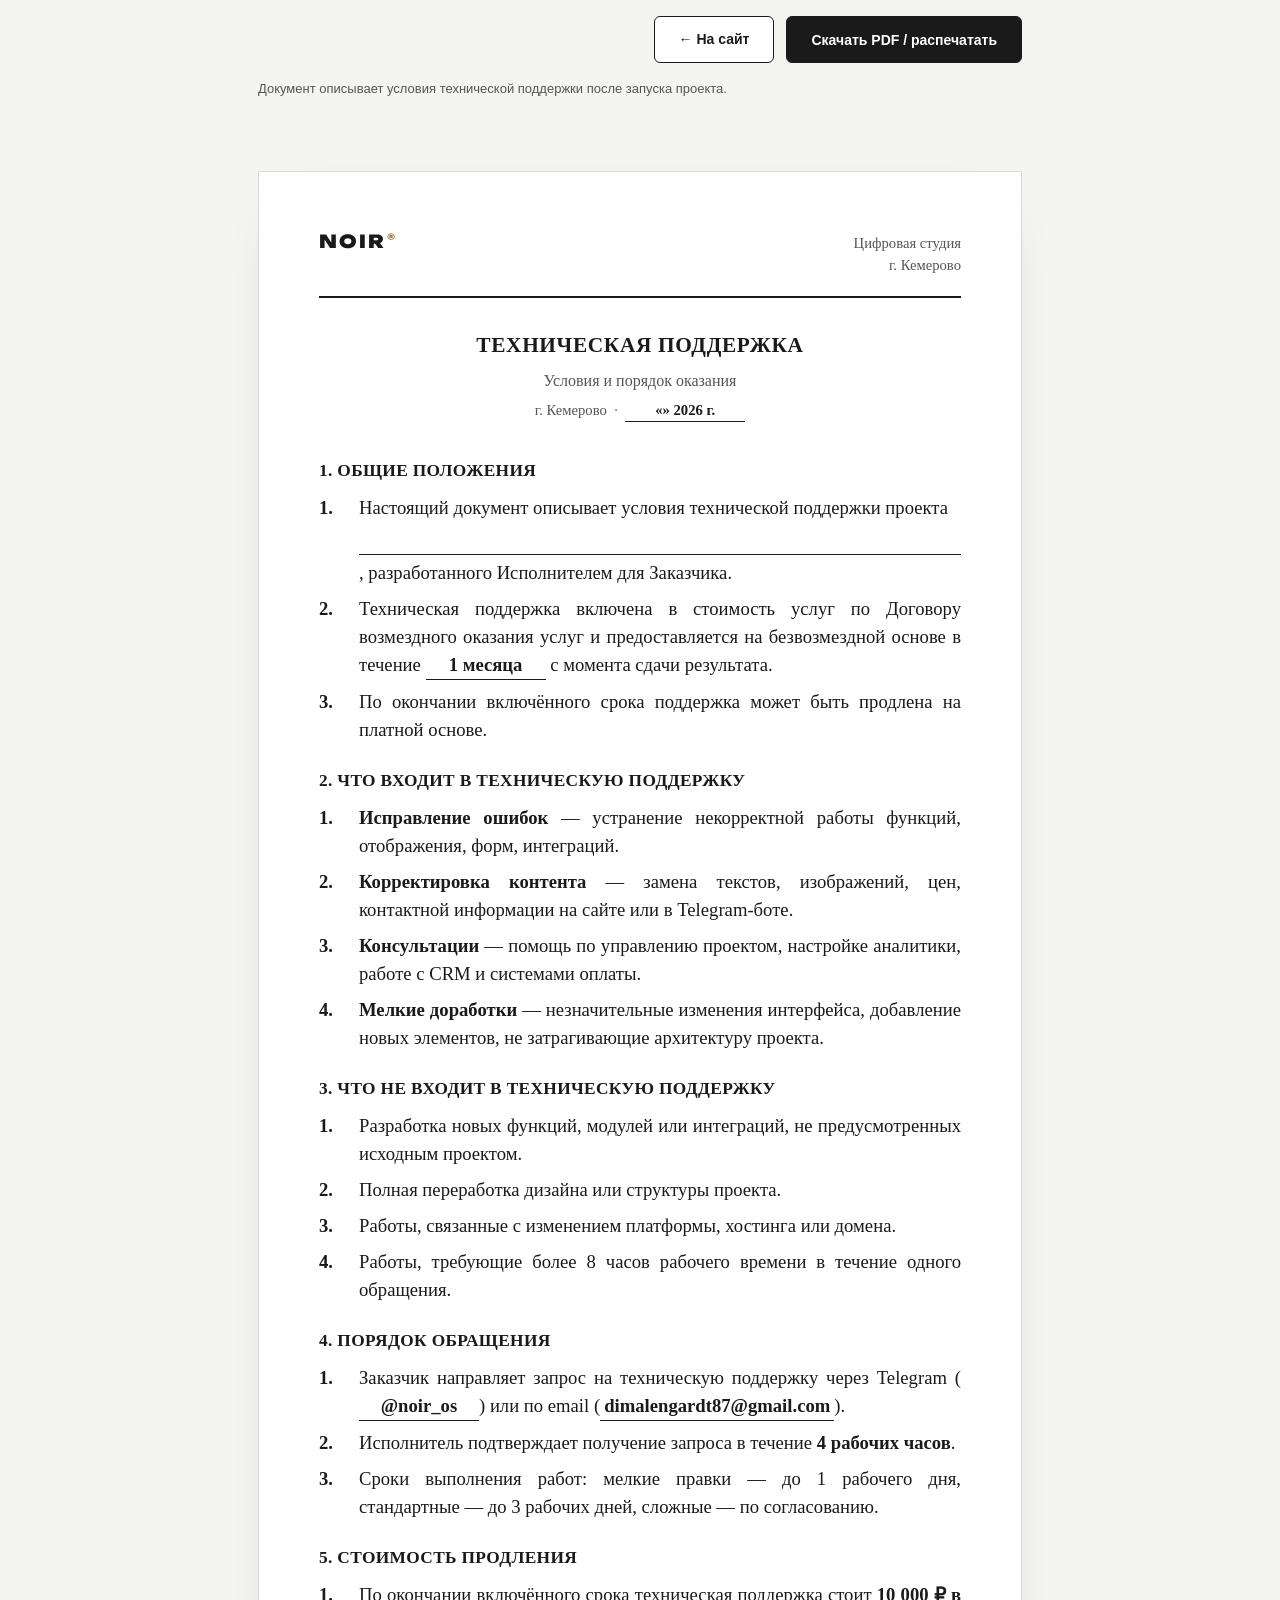
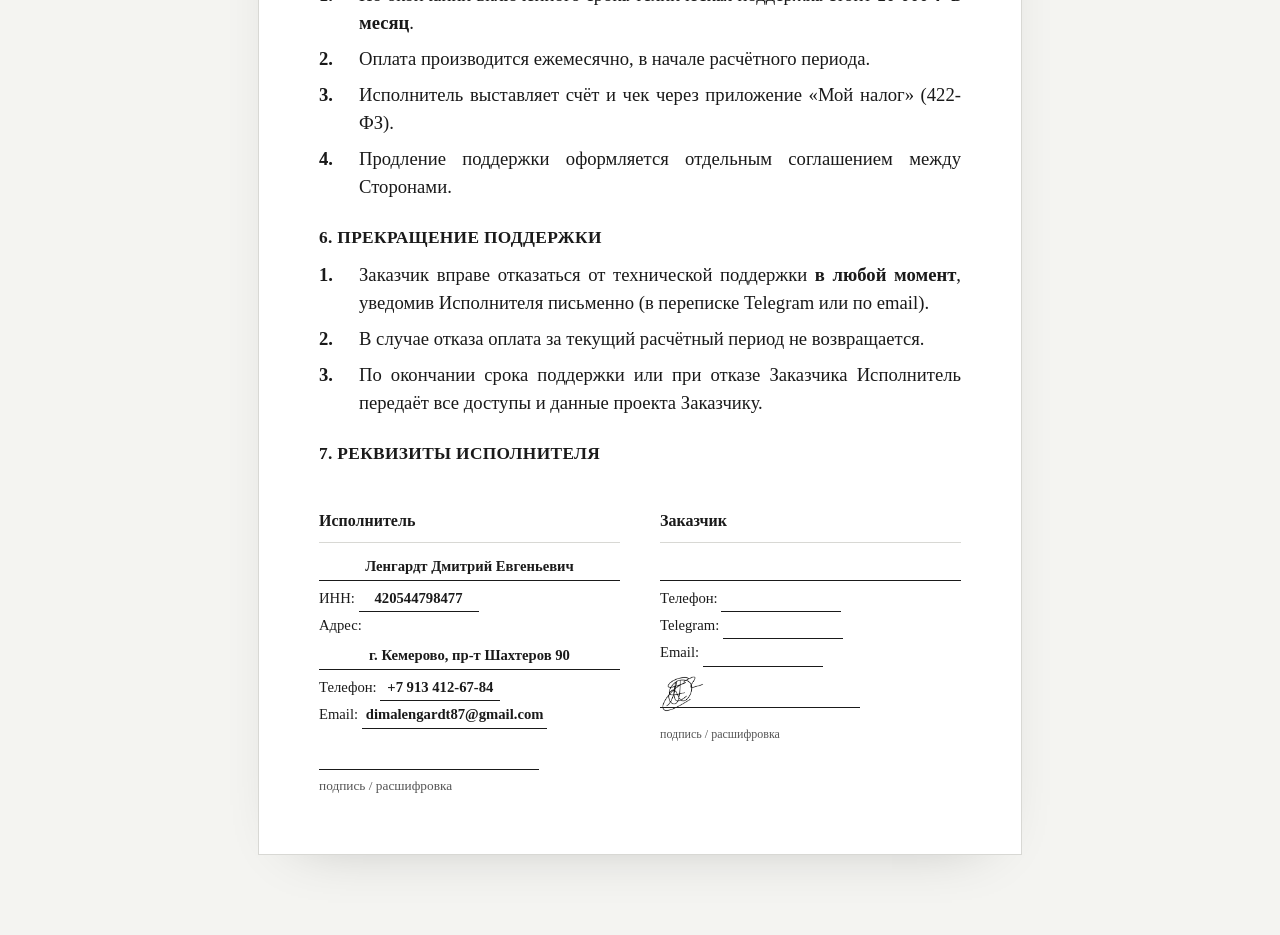
<file: support.html>
<!DOCTYPE html>
<html lang="ru">
<head>
<meta charset="UTF-8">
<meta name="viewport" content="width=device-width, initial-scale=1.0">
<title>Техническая поддержка — NOIR</title>
<meta name="description" content="Условия технической поддержки после запуска проекта. Сроки, объём работ, порядок обращения.">
<meta name="robots" content="noindex, nofollow">
<link rel="canonical" href="https://www.noiros.ru/support">
<link rel="stylesheet" href="legal.css">
<link rel="icon" href="/favicon.svg" type="image/svg+xml" sizes="any">
</head>
<body>

<div class="doc-toolbar">
  <a class="doc-btn" href="/">← На сайт</a>
  <button class="doc-btn doc-btn-primary" id="printBtn">Скачать PDF / распечатать</button>
</div>
<p class="doc-note">Документ описывает условия технической поддержки после запуска проекта.</p>

<div class="doc"><div class="doc-sheet">

  <div class="doc-brand">
    <div class="doc-brand-name">NOIR<span>®</span></div>
    <div class="doc-brand-meta">Цифровая студия<br>г. Кемерово</div>
  </div>

  <h1 class="doc-title">Техническая поддержка</h1>
  <div class="doc-subtitle">Условия и порядок оказания</div>
  <div class="doc-place">г. Кемерово &nbsp;·&nbsp; <span class="fill" id="supp-date" contenteditable="true">«» 2026 г.</span></div>

  <h2>1. Общие положения</h2>
  <ol>
    <li>Настоящий документ описывает условия технической поддержки проекта <span class="fill fill-wide" id="supp-project" contenteditable="true"></span>, разработанного Исполнителем для Заказчика.</li>
    <li>Техническая поддержка включена в стоимость услуг по Договору возмездного оказания услуг и предоставляется на безвозмездной основе в течение <span class="fill" id="supp-duration" contenteditable="true">1 месяца</span> с момента сдачи результата.</li>
    <li>По окончании включённого срока поддержка может быть продлена на платной основе.</li>
  </ol>

  <h2>2. Что входит в техническую поддержку</h2>
  <ol>
    <li><b>Исправление ошибок</b> &mdash; устранение некорректной работы функций, отображения, форм, интеграций.</li>
    <li><b>Корректировка контента</b> &mdash; замена текстов, изображений, цен, контактной информации на сайте или в Telegram-боте.</li>
    <li><b>Консультации</b> &mdash; помощь по управлению проектом, настройке аналитики, работе с CRM и системами оплаты.</li>
    <li><b>Мелкие доработки</b> &mdash; незначительные изменения интерфейса, добавление новых элементов, не затрагивающие архитектуру проекта.</li>
  </ol>

  <h2>3. Что не входит в техническую поддержку</h2>
  <ol>
    <li>Разработка новых функций, модулей или интеграций, не предусмотренных исходным проектом.</li>
    <li>Полная переработка дизайна или структуры проекта.</li>
    <li>Работы, связанные с изменением платформы, хостинга или домена.</li>
    <li>Работы, требующие более 8 часов рабочего времени в течение одного обращения.</li>
  </ol>

  <h2>4. Порядок обращения</h2>
  <ol>
    <li>Заказчик направляет запрос на техническую поддержку через Telegram (<span class="fill" contenteditable="true">@noir_os</span>) или по email (<span class="fill" contenteditable="true">dimalengardt87@gmail.com</span>).</li>
    <li>Исполнитель подтверждает получение запроса в течение <b>4 рабочих часов</b>.</li>
    <li>Сроки выполнения работ: мелкие правки &mdash; до 1 рабочего дня, стандартные &mdash; до 3 рабочих дней, сложные &mdash; по согласованию.</li>
  </ol>

  <h2>5. Стоимость продления</h2>
  <ol>
    <li>По окончании включённого срока техническая поддержка стоит <b>10 000 ₽ в месяц</b>.</li>
    <li>Оплата производится ежемесячно, в начале расчётного периода.</li>
    <li>Исполнитель выставляет счёт и чек через приложение «Мой налог» (422-ФЗ).</li>
    <li>Продление поддержки оформляется отдельным соглашением между Сторонами.</li>
  </ol>

  <h2>6. Прекращение поддержки</h2>
  <ol>
    <li>Заказчик вправе отказаться от технической поддержки <b>в любой момент</b>, уведомив Исполнителя письменно (в переписке Telegram или по email).</li>
    <li>В случае отказа оплата за текущий расчётный период не возвращается.</li>
    <li>По окончании срока поддержки или при отказе Заказчика Исполнитель передаёт все доступы и данные проекта Заказчику.</li>
  </ol>

  <h2>7. Реквизиты Исполнителя</h2>
  <div class="requisites">
    <div class="req-block">
      <h3>Исполнитель</h3>
      <span class="fill fill-wide" contenteditable="true">Ленгардт Дмитрий Евгеньевич</span>
      ИНН: <span class="fill" contenteditable="true">420544798477</span><br>
      Адрес: <span class="fill fill-wide" contenteditable="true">г. Кемерово, пр-т Шахтеров 90</span>
      Телефон: <span class="fill" contenteditable="true">+7 913 412-67-84</span><br>
      Email: <span class="fill" contenteditable="true">dimalengardt87@gmail.com</span>
      <div class="sign-line">подпись / расшифровка</div>
    </div>
    <div class="req-block">
      <h3>Заказчик</h3>
      <span class="fill fill-wide" id="supp-client" contenteditable="true"></span>
      Телефон: <span class="fill" id="supp-phone" contenteditable="true"></span><br>
      Telegram: <span class="fill" id="supp-tg" contenteditable="true"></span><br>
      Email: <span class="fill" id="supp-email" contenteditable="true"></span>
       <div class="sign-line" style="position:relative;display:inline-block;width:200px"><img src="signature_transparent.png" alt="подпись" style="height:36px;position:absolute;bottom:0;left:0"></div>
       <div style="font-size:9pt;color:var(--muted);margin-top:4px">подпись / расшифровка</div>
    </div>
  </div>
</div></div>

<script src="/support.js"></script>
</body>
</html>
</file>
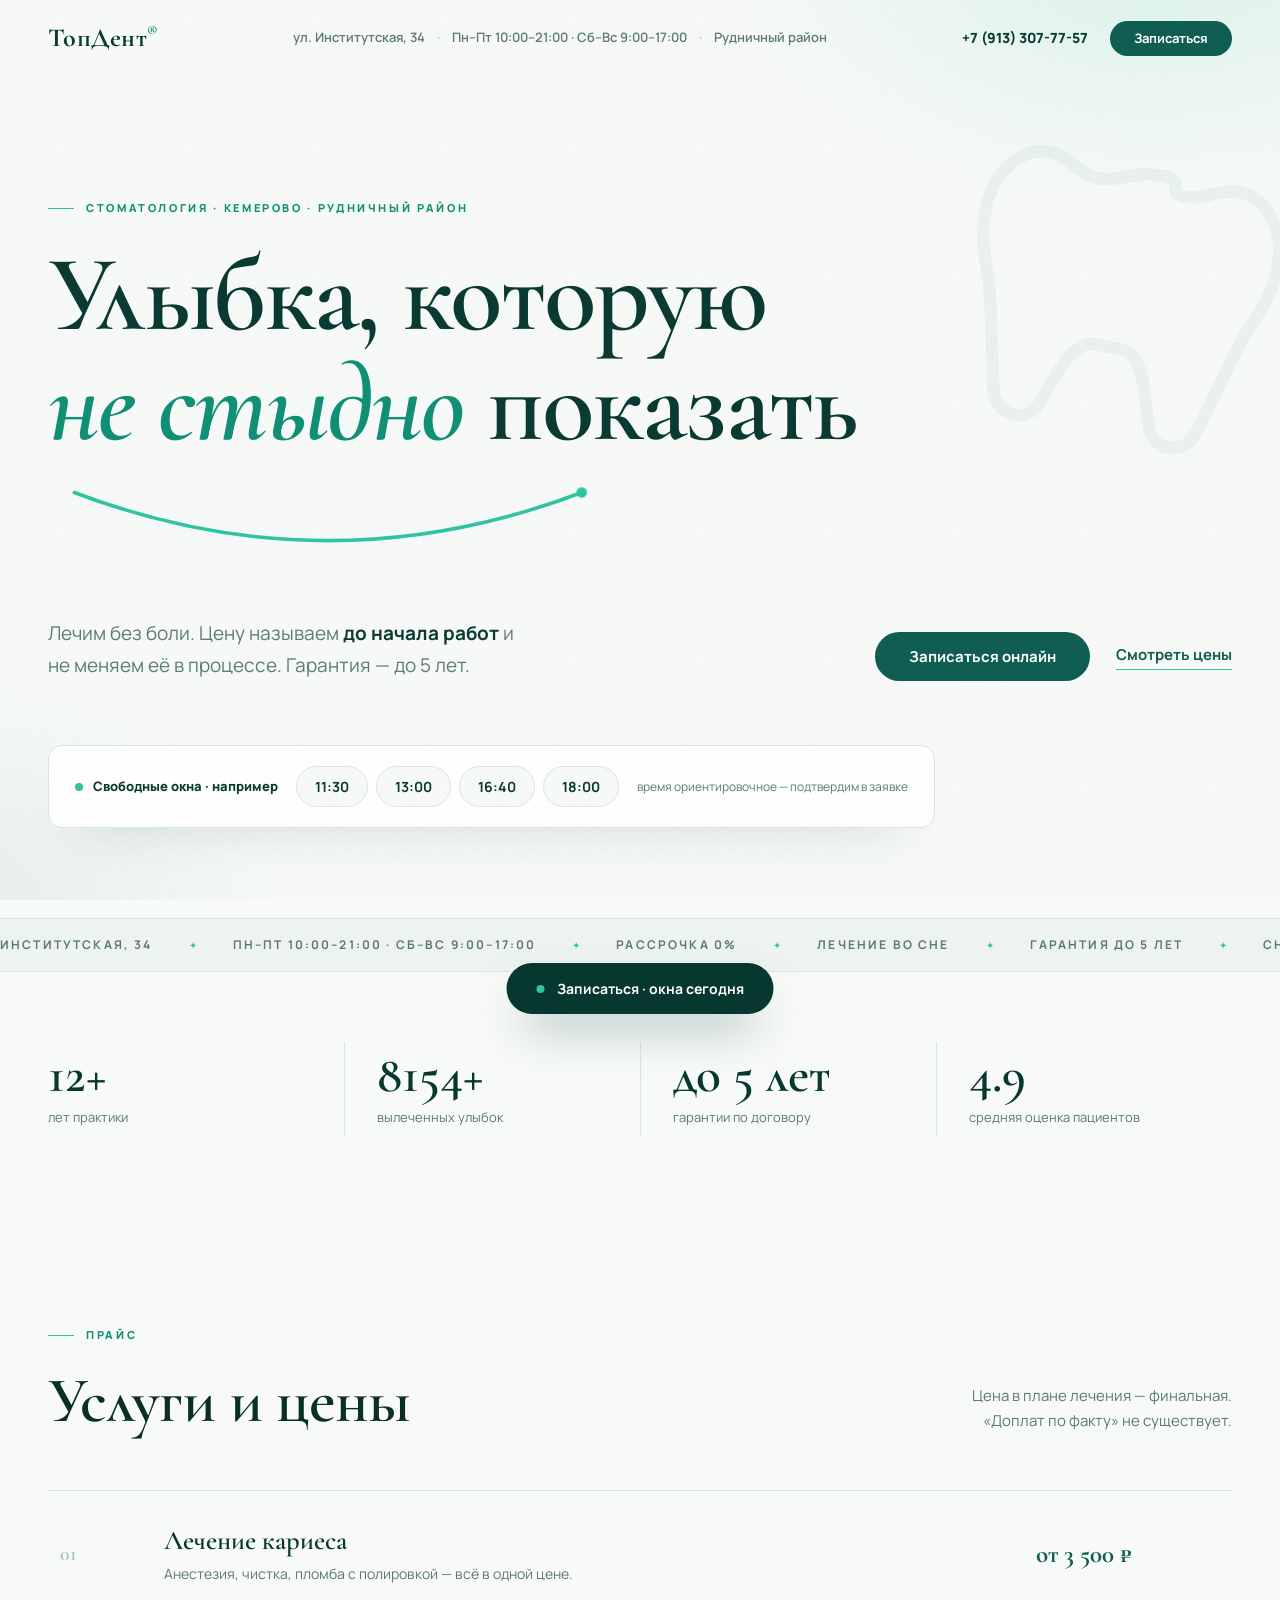
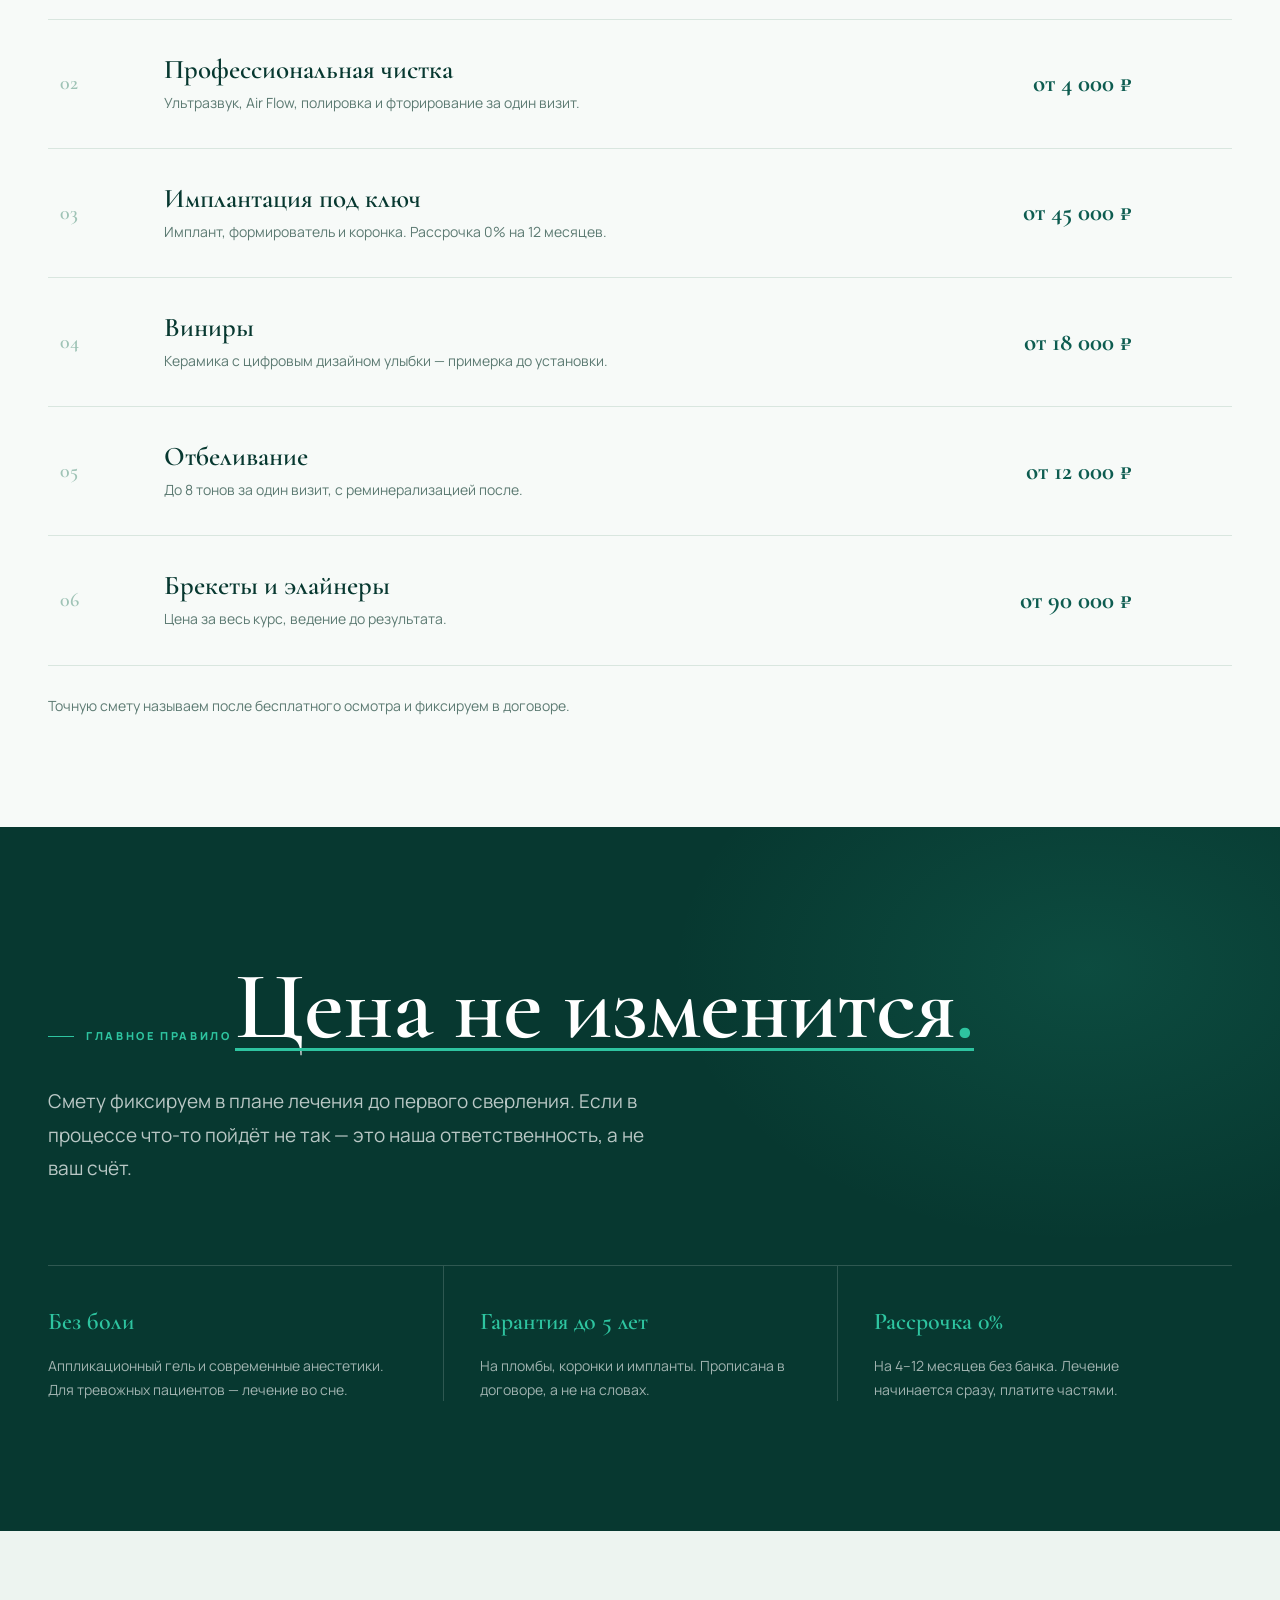
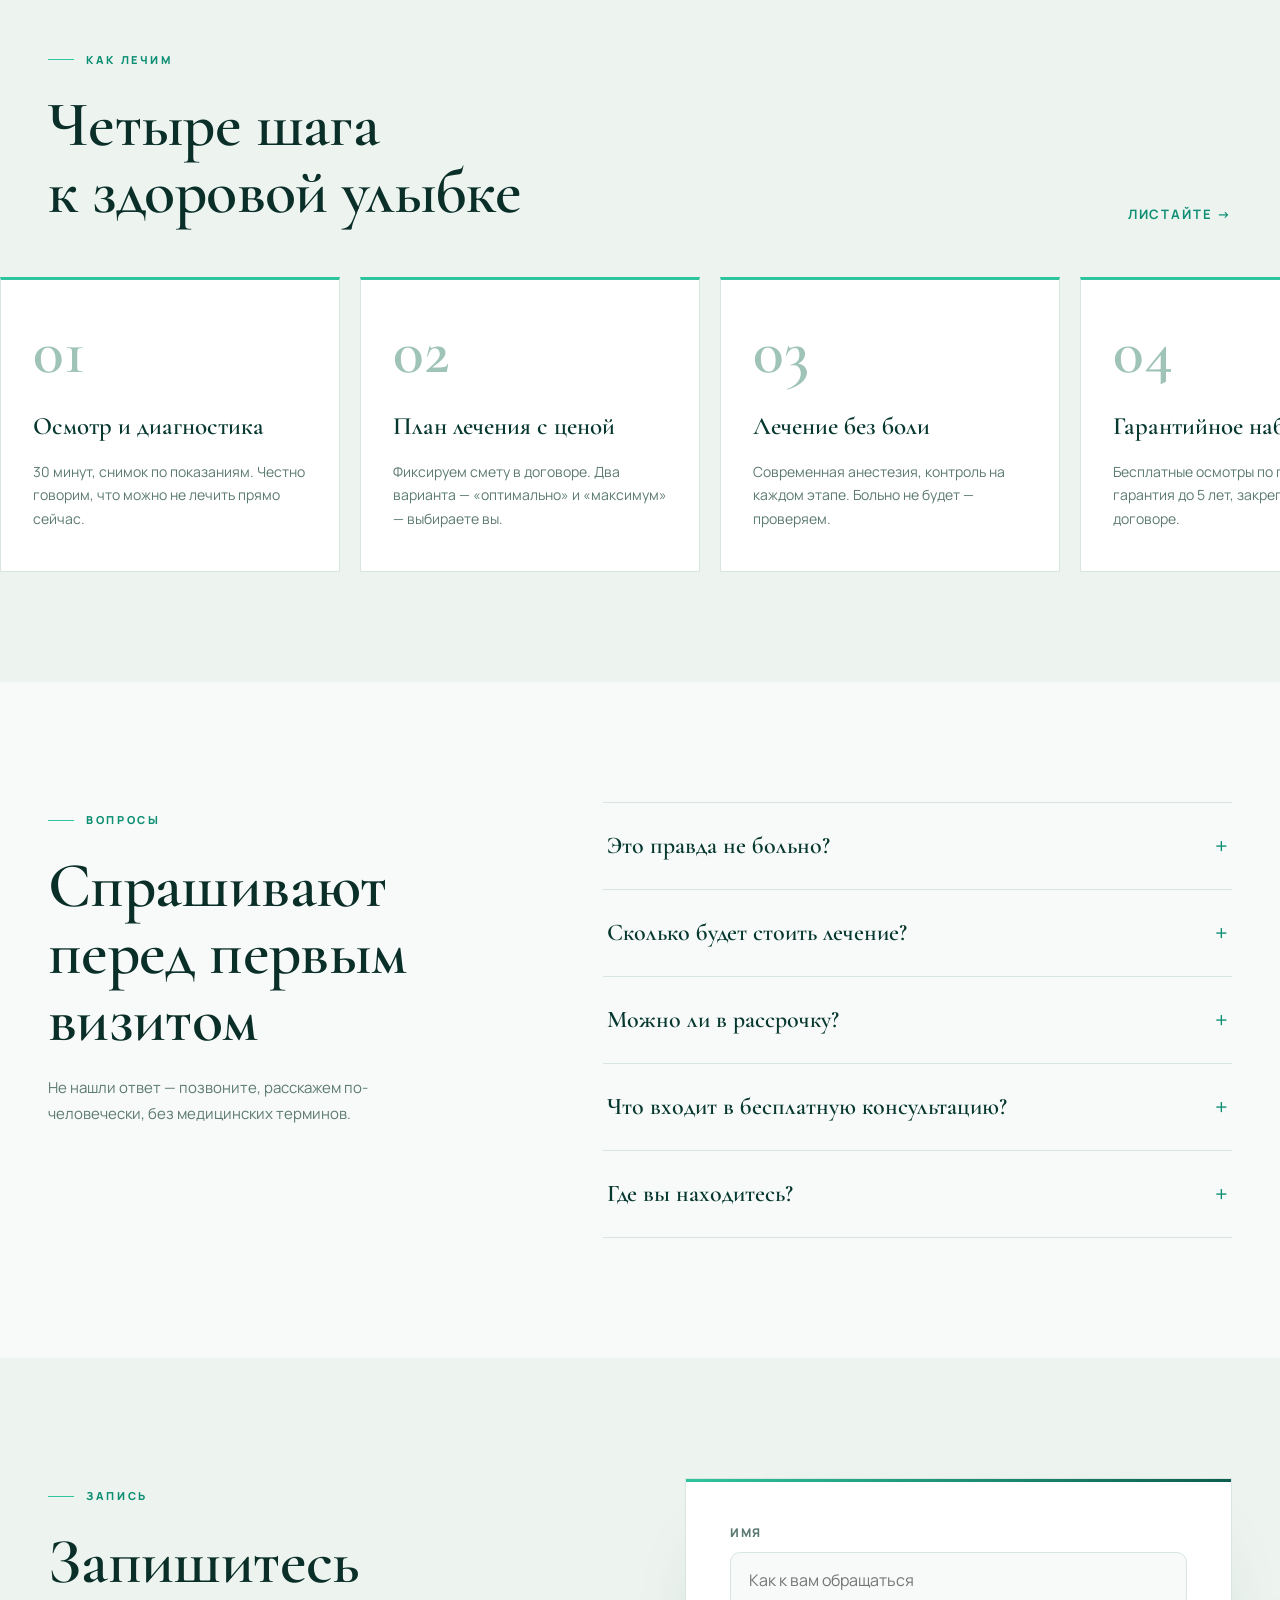
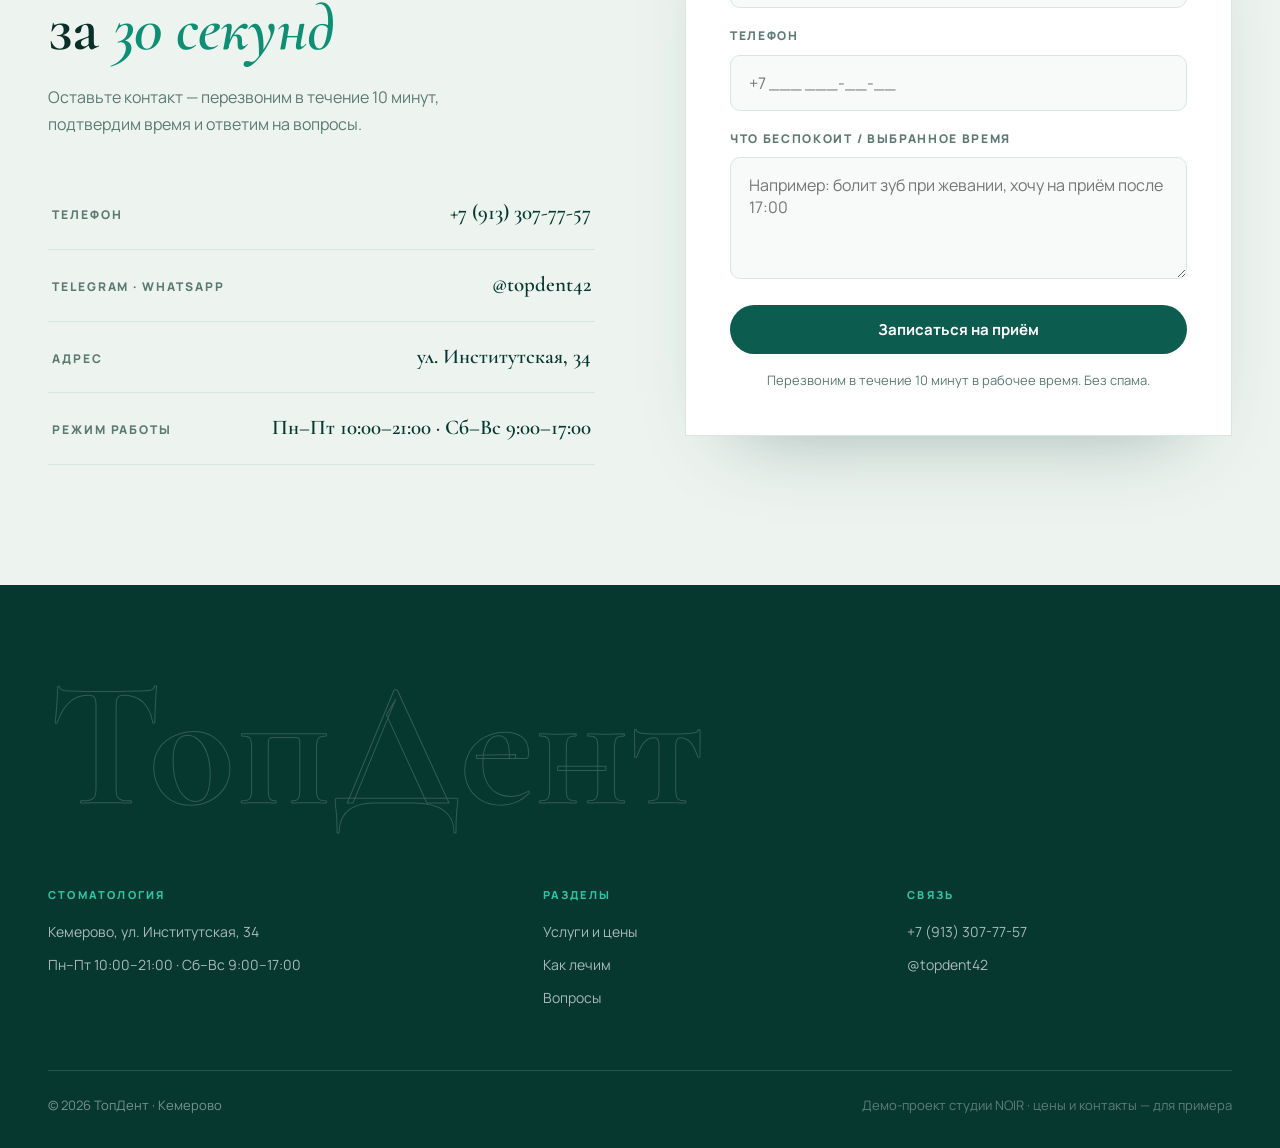
<file: topdent.html>
<!DOCTYPE html>
<html lang="ru">
<head>
<meta charset="UTF-8">
<meta name="viewport" content="width=device-width, initial-scale=1.0">
<title>ТопДент — стоматология в Кемерово · ул. Институтская, 34</title>
<meta name="description" content="Стоматология ТопДент в Рудничном районе: лечение без боли, цена фиксируется до начала работ, гарантия до 5 лет. Онлайн-запись за 30 секунд.">
<link rel="canonical" href="https://www.noiros.ru/topdent">
<meta property="og:type" content="website">
<meta property="og:locale" content="ru_RU">
<meta property="og:title" content="ТопДент — стоматология в Кемерово">
<meta property="og:description" content="Стоматология ТопДент в Рудничном районе: лечение без боли, цена фиксируется до начала работ, гарантия до 5 лет.">
<meta property="og:url" content="https://www.noiros.ru/topdent">
<meta property="og:site_name" content="ТопДент">
<meta property="og:image" content="https://www.noiros.ru/logo.png">

<meta name="twitter:card" content="summary_large_image">
<meta name="twitter:title" content="ТопДент — стоматология в Кемерово">
<meta name="twitter:description" content="Стоматология ТопДент в Рудничном районе: лечение без боли, цена фиксируется до начала работ, гарантия до 5 лет.">
<meta name="twitter:image" content="https://www.noiros.ru/logo.png">
<script type="application/ld+json">
{
  "@context": "https://schema.org",
  "@type": "MedicalBusiness",
  "name": "ТопДент",
  "description": "Стоматология в Рудничном районе Кемерово: лечение без боли, цена фиксируется до начала работ, гарантия до 5 лет.",
  "url": "https://www.noiros.ru/topdent",
  "telephone": "+7 951 592-26-18",
  "address": {
    "@type": "PostalAddress",
    "streetAddress": "ул. Институтская, 34",
    "addressLocality": "Кемерово",
    "addressCountry": "RU"
  },
  "openingHoursSpecification": {
    "@type": "OpeningHoursSpecification",
    "dayOfWeek": ["Monday","Tuesday","Wednesday","Thursday","Friday"],
    "opens": "10:00",
    "closes": "21:00"
  }
}
</script>
<link rel="preconnect" href="https://fonts.googleapis.com">
<link rel="preconnect" href="https://fonts.gstatic.com" crossorigin>
<link href="https://fonts.googleapis.com/css2?family=Cormorant+Garamond:ital,wght@0,500;0,600;0,700;1,500;1,600&family=Manrope:wght@400;500;600;700;800&display=swap" rel="stylesheet">
<link rel="stylesheet" href="topdent.css">
<link rel="icon" href="/favicon.svg" type="image/svg+xml" sizes="any">
</head>
<body>

<div class="grain" aria-hidden="true"></div>

<!-- ТОНКАЯ ШАПКА -->
<header id="topbar">
  <div class="container topbar-inner">
    <a href="#top" class="brand">ТопДент<span>®</span></a>
    <div class="topbar-mid">
      <span>ул. Институтская, 34</span><i>·</i>
      <span>Пн–Пт 10:00–21:00 · Сб–Вс 9:00–17:00</span><i>·</i>
      <span>Рудничный район</span>
    </div>
    <div class="topbar-right">
      <a class="topbar-phone" href="tel:+79133077757">+7 (913) 307-77-57</a>
      <a class="btn-pill btn-pill-sm" href="#book">Записаться</a>
    </div>
    <button id="burger" class="burger" aria-label="Меню" aria-expanded="false"><span></span><span></span></button>
  </div>
</header>

<div id="mobileMenu" class="mobile-menu">
  <nav class="mobile-nav">
    <a class="mobile-link" href="#prices">Услуги и цены</a>
    <a class="mobile-link" href="#process">Как лечим</a>
    <a class="mobile-link" href="#faq">Вопросы</a>
    <a class="mobile-link mobile-cta" href="#book">Записаться онлайн</a>
    <div class="mobile-meta">ул. Институтская, 34 · Пн–Пт 10:00–21:00 · Сб–Вс 9:00–17:00</div>
  </nav>
</div>

<main id="top">

  <!-- ОТКРЫВАЮЩИЙ ЭКРАН: редакционное утверждение + линия улыбки + живые окна -->
  <section class="opening">
    <svg class="opening-deco" viewBox="0 0 24 24" aria-hidden="true"><path d="M12 3c-1.6 0-2.4.9-3.6.9S6.6 3 5.5 3C3.8 3 2.5 4.7 2.5 6.9c0 1.4.4 2.5.9 3.7.6 1.7 1.1 4.2 1.7 6.4.4 1.4 2.2 1.5 2.7.2.6-1.7 1.1-4 2.4-4h1.6c1.3 0 1.8 2.3 2.4 4 .5 1.3 2.3 1.2 2.7-.2.6-2.2 1.1-4.7 1.7-6.4.5-1.2.9-2.3.9-3.7 0-2.2-1.3-3.9-3-3.9-1.1 0-1.9.9-3.1.9S13.6 3 12 3z" fill="none" stroke="currentColor" stroke-width=".7"/></svg>
    <div class="container">
      <p class="overline" data-reveal><span class="tick"></span>Стоматология · Кемерово · Рудничный район</p>
      <h1 class="opening-title" data-reveal style="--d:.08s">
        Улыбка, которую<br><em>не стыдно</em> показать
      </h1>
      <svg class="smile-draw" viewBox="0 0 640 120" aria-hidden="true">
        <path class="smile-path" d="M30 28 Q320 138 610 28" fill="none" stroke-linecap="round"/>
        <circle class="smile-dot" cx="610" cy="28" r="6"/>
      </svg>
      <div class="opening-row" data-reveal style="--d:.16s">
        <p class="opening-sub">Лечим без боли. Цену называем <strong>до начала работ</strong> и не меняем её в процессе. Гарантия — до 5 лет.</p>
        <div class="opening-ctas">
          <a class="btn-pill" href="#book">Записаться онлайн</a>
          <a class="link-line" href="#prices">Смотреть цены</a>
        </div>
      </div>
      <div class="slots-strip" data-reveal style="--d:.24s">
        <span class="slots-label"><span class="dot-live"></span>Свободные окна · например</span>
        <div class="slots" id="heroSlots">
          <button class="slot-chip" data-time="11:30">11:30</button>
          <button class="slot-chip" data-time="13:00">13:00</button>
          <button class="slot-chip" data-time="16:40">16:40</button>
          <button class="slot-chip" data-time="18:00">18:00</button>
        </div>
        <span class="slots-hint">время ориентировочное — подтвердим в заявке</span>
      </div>
    </div>
  </section>

  <!-- ИНФОРМАЦИОННАЯ ЛЕНТА -->
  <div class="ticker" aria-hidden="true">
    <div class="ticker-track">
      <div class="ticker-group"><span>Институтская, 34</span><i>✦</i><span>Пн–Пт 10:00–21:00 · Сб–Вс 9:00–17:00</span><i>✦</i><span>Рассрочка 0%</span><i>✦</i><span>Лечение во сне</span><i>✦</i><span>Гарантия до 5 лет</span><i>✦</i><span>Снимок по показаниям — бесплатно</span><i>✦</i></div>
      <div class="ticker-group"><span>Институтская, 34</span><i>✦</i><span>Пн–Пт 10:00–21:00 · Сб–Вс 9:00–17:00</span><i>✦</i><span>Рассрочка 0%</span><i>✦</i><span>Лечение во сне</span><i>✦</i><span>Гарантия до 5 лет</span><i>✦</i><span>Снимок по показаниям — бесплатно</span><i>✦</i></div>
    </div>
  </div>

  <!-- ЦИФРЫ -->
  <section class="figures">
    <div class="container figures-row">
      <div class="figure" data-reveal><span class="figure-num"><span data-count="12" data-suffix="+">0</span></span><span class="figure-cap">лет практики</span></div>
      <div class="figure" data-reveal style="--d:.06s"><span class="figure-num"><span data-count="8500" data-suffix="+">0</span></span><span class="figure-cap">вылеченных улыбок</span></div>
      <div class="figure" data-reveal style="--d:.12s"><span class="figure-num"><span data-count="5" data-prefix="до ">0</span> лет</span><span class="figure-cap">гарантии по договору</span></div>
      <div class="figure" data-reveal style="--d:.18s"><span class="figure-num"><span data-count="9" data-prefix="4.">0</span></span><span class="figure-cap">средняя оценка пациентов</span></div>
    </div>
  </section>

  <!-- ПРАЙС КАК МЕНЮ -->
  <section id="prices" class="menu">
    <div class="container">
      <div class="menu-head">
        <div>
          <p class="overline" data-reveal><span class="tick"></span>Прайс</p>
          <h2 class="display" data-reveal>Услуги и цены</h2>
        </div>
        <p class="menu-note" data-reveal>Цена в плане лечения — финальная.<br>«Доплат по факту» не существует.</p>
      </div>

      <ol class="menu-list">
        <li class="menu-row" data-reveal>
          <span class="menu-num">01</span>
          <div class="menu-body"><h3>Лечение кариеса</h3><p>Анестезия, чистка, пломба с полировкой — всё в одной цене.</p></div>
          <span class="menu-price">от 3 500 ₽</span>
          <span class="menu-arrow" aria-hidden="true">→</span>
        </li>
        <li class="menu-row" data-reveal style="--d:.05s">
          <span class="menu-num">02</span>
          <div class="menu-body"><h3>Профессиональная чистка</h3><p>Ультразвук, Air Flow, полировка и фторирование за один визит.</p></div>
          <span class="menu-price">от 4 000 ₽</span>
          <span class="menu-arrow" aria-hidden="true">→</span>
        </li>
        <li class="menu-row" data-reveal style="--d:.1s">
          <span class="menu-num">03</span>
          <div class="menu-body"><h3>Имплантация под ключ</h3><p>Имплант, формирователь и коронка. Рассрочка 0% на 12 месяцев.</p></div>
          <span class="menu-price">от 45 000 ₽</span>
          <span class="menu-arrow" aria-hidden="true">→</span>
        </li>
        <li class="menu-row" data-reveal style="--d:.15s">
          <span class="menu-num">04</span>
          <div class="menu-body"><h3>Виниры</h3><p>Керамика с цифровым дизайном улыбки — примерка до установки.</p></div>
          <span class="menu-price">от 18 000 ₽</span>
          <span class="menu-arrow" aria-hidden="true">→</span>
        </li>
        <li class="menu-row" data-reveal style="--d:.2s">
          <span class="menu-num">05</span>
          <div class="menu-body"><h3>Отбеливание</h3><p>До 8 тонов за один визит, с реминерализацией после.</p></div>
          <span class="menu-price">от 12 000 ₽</span>
          <span class="menu-arrow" aria-hidden="true">→</span>
        </li>
        <li class="menu-row" data-reveal style="--d:.25s">
          <span class="menu-num">06</span>
          <div class="menu-body"><h3>Брекеты и элайнеры</h3><p>Цена за весь курс, ведение до результата.</p></div>
          <span class="menu-price">от 90 000 ₽</span>
          <span class="menu-arrow" aria-hidden="true">→</span>
        </li>
      </ol>
      <p class="menu-foot" data-reveal>Точную смету называем после бесплатного осмотра и фиксируем в договоре.</p>
    </div>
  </section>

  <!-- ГЛАВНОЕ ПРАВИЛО: огромное утверждение -->
  <section class="statement">
    <div class="container">
      <p class="overline overline-light" data-reveal><span class="tick"></span>Главное правило</p>
      <h2 class="statement-title" data-reveal>Цена не изменится<span class="statement-dot">.</span><span class="underline-draw" aria-hidden="true"></span></h2>
      <p class="statement-sub" data-reveal>Смету фиксируем в плане лечения до первого сверления. Если в процессе что-то пойдёт не так — это наша ответственность, а не ваш счёт.</p>
      <div class="statement-row">
        <div class="sguar" data-reveal><h4>Без боли</h4><p>Аппликационный гель и современные анестетики. Для тревожных пациентов — лечение во сне.</p></div>
        <div class="sguar" data-reveal style="--d:.08s"><h4>Гарантия до 5 лет</h4><p>На пломбы, коронки и импланты. Прописана в договоре, а не на словах.</p></div>
        <div class="sguar" data-reveal style="--d:.16s"><h4>Рассрочка 0%</h4><p>На 4–12 месяцев без банка. Лечение начинается сразу, платите частями.</p></div>
      </div>
    </div>
  </section>

  <!-- КАК ЛЕЧИМ: горизонтальная лента -->
  <section id="process" class="steps">
    <div class="container">
      <div class="steps-head">
        <div>
          <p class="overline" data-reveal><span class="tick"></span>Как лечим</p>
          <h2 class="display" data-reveal>Четыре шага<br>к здоровой улыбке</h2>
        </div>
        <span class="steps-hint" data-reveal>листайте →</span>
      </div>
    </div>
    <div class="steps-scroller">
      <div class="container steps-track">
        <article class="step" data-reveal>
          <span class="step-num">01</span>
          <h3>Осмотр и диагностика</h3>
          <p>30 минут, снимок по показаниям. Честно говорим, что можно не лечить прямо сейчас.</p>
        </article>
        <article class="step" data-reveal style="--d:.06s">
          <span class="step-num">02</span>
          <h3>План лечения с ценой</h3>
          <p>Фиксируем смету в договоре. Два варианта — «оптимально» и «максимум» — выбираете вы.</p>
        </article>
        <article class="step" data-reveal style="--d:.12s">
          <span class="step-num">03</span>
          <h3>Лечение без боли</h3>
          <p>Современная анестезия, контроль на каждом этапе. Больно не будет — проверяем.</p>
        </article>
        <article class="step" data-reveal style="--d:.18s">
          <span class="step-num">04</span>
          <h3>Гарантийное наблюдение</h3>
          <p>Бесплатные осмотры по графику и гарантия до 5 лет, закреплённая в договоре.</p>
        </article>
      </div>
    </div>
  </section>

  <!-- ВОПРОСЫ: две колонки -->
  <section id="faq" class="faq">
    <div class="container faq-grid">
      <div class="faq-left">
        <p class="overline" data-reveal><span class="tick"></span>Вопросы</p>
        <h2 class="display" data-reveal>Спрашивают перед первым визитом</h2>
        <p class="faq-note" data-reveal>Не нашли ответ — позвоните, расскажем по-человечески, без медицинских терминов.</p>
      </div>
      <div class="faq-list">
        <div class="faq-item" data-reveal>
          <button class="faq-q" aria-expanded="false"><span>Это правда не больно?</span><span class="faq-icon" aria-hidden="true">+</span></button>
          <div class="faq-a"><div><p>Да. Укол не чувствуется благодаря аппликационному гелю, а для сильной тревожности есть лечение во сне под контролем анестезиолога.</p></div></div>
        </div>
        <div class="faq-item" data-reveal style="--d:.05s">
          <button class="faq-q" aria-expanded="false"><span>Сколько будет стоить лечение?</span><span class="faq-icon" aria-hidden="true">+</span></button>
          <div class="faq-a"><div><p>Точную цену называем после бесплатного осмотра и фиксируем в плане лечения. Она не изменится в процессе. Ориентиры — в разделе «Услуги и цены».</p></div></div>
        </div>
        <div class="faq-item" data-reveal style="--d:.1s">
          <button class="faq-q" aria-expanded="false"><span>Можно ли в рассрочку?</span><span class="faq-icon" aria-hidden="true">+</span></button>
          <div class="faq-a"><div><p>Да, 0% на 4–12 месяцев без участия банка. Первый взнос — от 30%, лечение начинается сразу.</p></div></div>
        </div>
        <div class="faq-item" data-reveal style="--d:.15s">
          <button class="faq-q" aria-expanded="false"><span>Что входит в бесплатную консультацию?</span><span class="faq-icon" aria-hidden="true">+</span></button>
          <div class="faq-a"><div><p>Осмотр, диагностика по показаниям, план лечения с фиксированной сметой и ответы на вопросы. Около 30 минут, ни к чему не обязывает.</p></div></div>
        </div>
        <div class="faq-item" data-reveal style="--d:.2s">
          <button class="faq-q" aria-expanded="false"><span>Где вы находитесь?</span><span class="faq-icon" aria-hidden="true">+</span></button>
          <div class="faq-a"><div><p>Кемерово, ул. Институтская, 34 — Рудничный район. Записаться можно онлайн, по телефону или в мессенджерах.</p></div></div>
        </div>
      </div>
    </div>
  </section>

  <!-- ЗАПИСЬ -->
  <section id="book" class="booking">
    <div class="container book-grid">
      <div class="book-left">
        <p class="overline" data-reveal><span class="tick"></span>Запись</p>
        <h2 class="display" data-reveal>Запишитесь<br>за <em>30 секунд</em></h2>
        <p class="book-note" data-reveal>Оставьте контакт — перезвоним в течение 10 минут, подтвердим время и ответим на вопросы.</p>
        <div class="book-contacts">
          <a class="bcontact" href="tel:+79133077757" data-reveal><span class="bc-label">Телефон</span><span class="bc-value">+7 (913) 307-77-57</span></a>
          <a class="bcontact" href="https://t.me/topdent42" target="_blank" rel="noopener" data-reveal style="--d:.06s"><span class="bc-label">Telegram · WhatsApp</span><span class="bc-value">@topdent42</span></a>
          <div class="bcontact" data-reveal style="--d:.12s"><span class="bc-label">Адрес</span><span class="bc-value">ул. Институтская, 34</span></div>
          <div class="bcontact" data-reveal style="--d:.18s"><span class="bc-label">Режим работы</span><span class="bc-value">Пн–Пт 10:00–21:00 · Сб–Вс 9:00–17:00</span></div>
        </div>
      </div>
      <form id="bookForm" class="book-form" data-reveal>
        <div class="form-group">
          <label for="f-name">Имя</label>
          <input id="f-name" name="name" type="text" placeholder="Как к вам обращаться" required>
        </div>
        <div class="form-group">
          <label for="f-phone">Телефон</label>
          <input id="f-phone" name="phone" type="tel" placeholder="+7 ___ ___-__-__" required>
        </div>
        <div class="form-group">
          <label for="f-msg">Что беспокоит / выбранное время</label>
          <textarea id="f-msg" name="message" rows="4" maxlength="500" placeholder="Например: болит зуб при жевании, хочу на приём после 17:00"></textarea>
        </div>
        <button type="submit" class="btn-pill btn-pill-full form-submit">Записаться на приём</button>
        <p class="form-note">Перезвоним в течение 10 минут в рабочее время. Без спама.</p>
      </form>
    </div>
  </section>

</main>

<!-- ПОДВАЛ -->
<footer id="footer">
  <div class="container">
    <div class="footer-word" aria-hidden="true">ТопДент</div>
    <div class="footer-grid">
      <div class="footer-col">
        <span class="footer-cap">Стоматология</span>
        <span>Кемерово, ул. Институтская, 34</span>
        <span>Пн–Пт 10:00–21:00 · Сб–Вс 9:00–17:00</span>
      </div>
      <div class="footer-col">
        <span class="footer-cap">Разделы</span>
        <a href="#prices">Услуги и цены</a>
        <a href="#process">Как лечим</a>
        <a href="#faq">Вопросы</a>
      </div>
      <div class="footer-col">
        <span class="footer-cap">Связь</span>
        <a href="tel:+79133077757">+7 (913) 307-77-57</a>
        <a href="https://t.me/topdent42" target="_blank" rel="noopener">@topdent42</a>
      </div>
    </div>
    <div class="footer-bottom">
      <span>© <span id="year">2026</span> ТопДент · Кемерово</span>
      <span class="footer-demo">Демо-проект студии NOIR · цены и контакты — для примера</span>
    </div>
  </div>
</footer>

<!-- ПЛАВАЮЩАЯ ЗАПИСЬ -->
<a href="#book" class="float-cta" id="floatCta">
  <span class="dot-live"></span>Записаться · окна сегодня
</a>

<script src="topdent.js"></script>
</body>
</html>
</file>
<file: styles.css>
/* ═══════════════════════════════════════════
   NOIR · Цифровая студия · Кемерово
═══════════════════════════════════════════ */
*, *::before, *::after { margin: 0; padding: 0; box-sizing: border-box; }

:root {
  --bg: #0B0B0D;
  --bg-alt: #101013;
  --surface: #141417;
  --border: #232327;
  --border-strong: #2E2E33;
  --text: #ECECE6;
  --muted: #9A9A95;
  --faint: #7A7A76;
  --accent: #C9A96E;
  --accent-dim: rgba(201, 169, 110, 0.12);
  --live: #82C99A;
  --danger: #C97070;
  --font-display: 'Unbounded', 'Arial Black', sans-serif;
  --font-body: 'Golos Text', -apple-system, 'Segoe UI', sans-serif;
}

html {
  background: var(--bg);
  scroll-behavior: smooth;
  scroll-padding-top: 88px;
}

html, body { overflow-x: hidden; }

body {
  background: var(--bg);
  color: var(--text);
  font-family: var(--font-body);
  font-size: 16px;
  line-height: 1.6;
  -webkit-font-smoothing: antialiased;
}

/* Фоновые слои: сетка + тёплое свечение */
body::before {
  content: '';
  position: fixed; inset: 0; z-index: 0;
  background-image:
    linear-gradient(rgba(255,255,255,.022) 1px, transparent 1px),
    linear-gradient(90deg, rgba(255,255,255,.022) 1px, transparent 1px);
  background-size: 72px 72px;
  -webkit-mask-image: radial-gradient(ellipse 90% 70% at 50% 0%, #000 30%, transparent 78%);
  mask-image: radial-gradient(ellipse 90% 70% at 50% 0%, #000 30%, transparent 78%);
}
body::after {
  content: '';
  position: fixed; inset: 0; z-index: 0; pointer-events: none;
  background:
    radial-gradient(60% 50% at 85% 8%, rgba(201,169,110,.07), transparent 60%),
    radial-gradient(50% 40% at 8% 92%, rgba(201,169,110,.04), transparent 60%);
}

/* Зерно */
.grain {
  position: fixed; inset: 0; z-index: 2000;
  pointer-events: none; opacity: .035;
  background-image: url("data:image/svg+xml,%3Csvg viewBox='0 0 256 256' xmlns='http://www.w3.org/2000/svg'%3E%3Cfilter id='g'%3E%3CfeTurbulence type='fractalNoise' baseFrequency='0.9' numOctaves='4' stitchTiles='stitch'/%3E%3C/filter%3E%3Crect width='100%25' height='100%25' filter='url(%23g)'/%3E%3C/svg%3E");
  background-size: 128px 128px;
}

::selection { background: var(--accent); color: #141414; }
a { color: inherit; text-decoration: none; }
button { font-family: inherit; }
:focus-visible { outline: 2px solid var(--accent); outline-offset: 3px; }
body.locked { overflow: hidden; }

.container { width: 100%; max-width: 1200px; margin: 0 auto; padding: 0 24px; }

/* ═══════════════════════════════════════════
   КНОПКИ
═════════════════════════════════════════ */
.btn {
  display: inline-flex; align-items: center; justify-content: center; gap: 10px;
  padding: 16px 28px; border-radius: 9999px;
  font: 600 15px/1 var(--font-body);
  border: 1px solid transparent; cursor: pointer;
  transition: transform .3s ease, box-shadow .3s ease, border-color .3s ease, color .3s ease, background .3s ease;
}
.btn-primary { background: var(--accent); color: #161310; }
.btn-primary:hover { transform: translateY(-2px); box-shadow: 0 14px 34px -14px rgba(201,169,110,.55); }
.btn-ghost { border-color: var(--border-strong); color: var(--text); }
.btn-ghost:hover { border-color: var(--accent); color: var(--accent); }
.btn-sm { padding: 11px 20px; font-size: 14px; }

/* ═══════════════════════════════════════════
   ШАПКА
═══════════════════════════════════════════ */
#nav {
  position: fixed; top: 0; left: 0; right: 0; z-index: 1000;
  border-bottom: 1px solid transparent;
  transition: background .35s ease, border-color .35s ease;
}
#nav.scrolled {
  background: rgba(11,11,13,.88);
  -webkit-backdrop-filter: blur(16px); backdrop-filter: blur(16px);
  border-color: var(--border);
}
.nav-inner { display: flex; align-items: center; justify-content: space-between; height: 72px; }
.logo { font-family: var(--font-display); font-weight: 700; font-size: 18px; letter-spacing: .12em; }
.logo span { color: var(--accent); font-size: 10px; vertical-align: super; }
.nav-links { display: flex; align-items: center; gap: 36px; }
.nav-link { font-size: 14px; font-weight: 500; color: var(--muted); position: relative; transition: color .3s ease; }
.nav-link::after {
  content: ''; position: absolute; left: 0; bottom: -6px;
  width: 100%; height: 1px; background: var(--accent);
  transform: scaleX(0); transform-origin: right; transition: transform .35s ease;
}
.nav-link:hover, .nav-link.active { color: var(--text); }
.nav-link:hover::after, .nav-link.active::after { transform: scaleX(1); transform-origin: left; }

.burger {
  display: none; flex-direction: column; align-items: center; justify-content: center; gap: 6px;
  width: 44px; height: 44px; background: none;
  border: 1px solid var(--border-strong); border-radius: 12px; cursor: pointer;
}
.burger span { width: 20px; height: 2px; background: var(--text); transition: transform .35s ease, opacity .35s ease; }
.burger.open span:nth-child(1) { transform: translateY(8px) rotate(45deg); }
.burger.open span:nth-child(2) { opacity: 0; }
.burger.open span:nth-child(3) { transform: translateY(-8px) rotate(-45deg); }

/* Мобильное меню */
.mobile-menu {
  position: fixed; inset: 0; z-index: 998;
  background: rgba(11,11,13,.97);
  display: flex; flex-direction: column; justify-content: center;
  padding: 96px 24px 40px;
  visibility: hidden; transform: translateY(-100%);
  transition: transform .5s cubic-bezier(.77,0,.18,1), visibility 0s linear .5s;
}
.mobile-menu.open { visibility: visible; transform: none; transition: transform .5s cubic-bezier(.77,0,.18,1); }
.mobile-nav { display: flex; flex-direction: column; gap: 8px; max-width: 480px; }
.mobile-link {
  font-family: var(--font-display); font-size: 26px; font-weight: 600;
  padding: 14px 0; border-bottom: 1px solid var(--border);
  opacity: 0; transform: translateY(18px);
  transition: opacity .4s ease, transform .4s ease, color .3s ease;
}
.mobile-link:hover { color: var(--accent); }
.mobile-cta { border-bottom: none; color: var(--accent); }
.mobile-meta { font-size: 13px; color: var(--muted); margin-top: 24px; opacity: 0; transition: opacity .4s ease .4s; }
.mobile-menu.open .mobile-link { opacity: 1; transform: none; }
.mobile-menu.open .mobile-link:nth-child(1) { transition-delay: .15s; }
.mobile-menu.open .mobile-link:nth-child(2) { transition-delay: .2s; }
.mobile-menu.open .mobile-link:nth-child(3) { transition-delay: .25s; }
.mobile-menu.open .mobile-link:nth-child(4) { transition-delay: .3s; }
.mobile-menu.open .mobile-link:nth-child(5) { transition-delay: .35s; }
.mobile-menu.open .mobile-meta { opacity: 1; }

/* ═══════════════════════════════════════════
   ГЛАВНЫЙ ЭКРАН
═══════════════════════════════════════════ */
#hero {
  min-height: 100vh; min-height: 100svh;
  display: flex; align-items: center;
  padding: 140px 0 90px;
}
.hero-grid { display: grid; grid-template-columns: 1.1fr .9fr; gap: 56px; align-items: center; }

.hero-tag {
  display: inline-flex; align-items: center; gap: 10px;
  font-size: 13px; letter-spacing: .06em; color: var(--muted);
  padding: 9px 16px; border: 1px solid var(--border-strong); border-radius: 9999px;
  margin-bottom: 32px;
}
.dot { width: 8px; height: 8px; border-radius: 9999px; display: inline-block; flex-shrink: 0; }
.dot-live { background: var(--live); animation: ping 2.2s ease-out infinite; }
@keyframes ping {
  0% { box-shadow: 0 0 0 0 rgba(130,201,154,.45); }
  70% { box-shadow: 0 0 0 9px rgba(130,201,154,0); }
  100% { box-shadow: 0 0 0 0 rgba(130,201,154,0); }
}

.hero-title {
  font-family: var(--font-display);
  font-size: clamp(34px, 4.6vw, 58px);
  font-weight: 600; line-height: 1.15; letter-spacing: -.01em;
  margin-bottom: 24px;
}
.hero-title .accent { color: var(--accent); }
.hero-sub { font-size: clamp(16px, 1.6vw, 19px); color: var(--muted); line-height: 1.7; max-width: 560px; margin-bottom: 40px; }
.hero-actions { display: flex; gap: 14px; flex-wrap: wrap; margin-bottom: 64px; }

.hero-stats { display: flex; gap: 44px; flex-wrap: wrap; }
.stat-num { font-family: var(--font-display); font-size: 30px; font-weight: 600; color: var(--text); }
.stat-cap { font-size: 13px; color: var(--muted); max-width: 150px; margin-top: 6px; }

/* Табло статуса */
.board {
  background: linear-gradient(180deg, #131316, #0E0E11);
  border: 1px solid var(--border); border-radius: 24px;
  padding: 26px; position: relative;
  box-shadow: 0 40px 90px -50px rgba(0,0,0,.9);
}
.board::before {
  content: ''; position: absolute; inset: 0; border-radius: 24px; padding: 1px;
  background: linear-gradient(160deg, rgba(201,169,110,.4), transparent 45%);
  -webkit-mask: linear-gradient(#000 0 0) content-box, linear-gradient(#000 0 0);
  -webkit-mask-composite: xor; mask-composite: exclude;
  pointer-events: none;
}
.board-head {
  display: flex; justify-content: space-between; align-items: center;
  font-size: 11px; letter-spacing: .14em; text-transform: uppercase;
  color: var(--muted); margin-bottom: 22px;
}
.board-label { display: inline-flex; align-items: center; gap: 8px; }
.board-status {
  padding: 16px 18px; margin-bottom: 22px;
  border: 1px dashed rgba(201,169,110,.4); border-radius: 16px;
  background: rgba(201,169,110,.06);
  display: flex; flex-direction: column; gap: 3px;
}
.board-status strong { font-family: var(--font-display); font-size: 14px; font-weight: 600; }
.board-status span { font-size: 13px; color: var(--muted); }
.board-row {
  display: flex; justify-content: space-between; align-items: baseline; gap: 16px;
  padding: 13px 2px; border-top: 1px solid var(--border); font-size: 14px;
  transition: background .25s ease;
}
.board-row:hover { background: rgba(255,255,255,.02); }
.board-val { color: var(--live); font-weight: 600; }
.board-src { color: var(--muted); font-size: 13px; text-align: right; }
.board-foot { margin-top: 16px; font-size: 12px; color: var(--faint); }

/* ═══════════════════════════════════════════
   БЕГУЩАЯ СТРОКА
═══════════════════════════════════════════ */
.marquee { border-block: 1px solid var(--border); background: var(--bg-alt); overflow: hidden; padding: 18px 0; }
.marquee-track { display: flex; width: max-content; animation: marquee 30s linear infinite; }
.marquee-track.paused, .marquee:hover .marquee-track { animation-play-state: paused; }
.marquee-group { display: flex; align-items: center; gap: 44px; padding-right: 44px; }
.marquee-group span {
  font-family: var(--font-display); font-size: 12px; font-weight: 500;
  letter-spacing: .2em; text-transform: uppercase; color: var(--muted); white-space: nowrap;
}
.marquee-group i { color: var(--accent); font-style: normal; font-size: 10px; }
@keyframes marquee { to { transform: translateX(-50%); } }

/* ═══════════════════════════════════════════
   СЕКЦИИ — ОБЩЕЕ
═══════════════════════════════════════════ */
section { padding: 110px 0; }
.section-tag {
  display: inline-block; font-size: 12px; font-weight: 600;
  letter-spacing: .18em; text-transform: uppercase;
  color: var(--accent); margin-bottom: 18px;
}
.section-title {
  font-family: var(--font-display);
  font-size: clamp(26px, 3.4vw, 42px);
  font-weight: 600; line-height: 1.2; letter-spacing: -.01em;
}
.section-lead { font-size: 17px; color: var(--muted); line-height: 1.7; max-width: 440px; }
.section-head { display: flex; justify-content: space-between; align-items: flex-end; gap: 48px; margin-bottom: 64px; }
.section-head-right { display: flex; flex-direction: column; gap: 16px; align-items: flex-start; }

/* ═══════════════════════════════════════════
   БОЛИ
═══════════════════════════════════════════ */
#problems { background: var(--bg); }
.split { display: grid; grid-template-columns: .9fr 1.1fr; gap: 72px; align-items: start; }
.split-left { position: sticky; top: 120px; }
.split-left .section-lead { margin: 20px 0 32px; }
.link-arrow {
  display: inline-flex; align-items: center; gap: 10px;
  font-weight: 600; color: var(--accent); transition: gap .3s ease;
}
.link-arrow:hover { gap: 16px; transition: gap .2s ease; }
.pain-list { display: flex; flex-direction: column; gap: 16px; }
.pain {
  display: flex; gap: 20px; padding: 28px;
  background: var(--bg-alt); border: 1px solid var(--border); border-radius: 20px;
  transition: border-color .3s ease, transform .3s ease;
}
.pain:hover { border-color: var(--accent); transform: translateX(6px); }
.pain-x { color: var(--danger); font-weight: 700; font-size: 18px; line-height: 1.4; }
.pain h3 { font-size: 17px; font-weight: 600; margin-bottom: 8px; }
.pain p { font-size: 15px; color: var(--muted); line-height: 1.65; }

/* ═══════════════════════════════════════════
   ПАКЕТЫ
═══════════════════════════════════════════ */
#services { background: var(--bg-alt); }
.packages-grid {
  display: grid; grid-template-columns: repeat(3, 1fr);
  gap: 24px; align-items: stretch; margin-bottom: 20px;
}
.package-card {
  display: flex; flex-direction: column;
  padding: 36px 32px; background: var(--bg);
  border: 1px solid var(--border); border-radius: 24px;
  position: relative;
  transition: border-color .3s ease, transform .3s ease, box-shadow .3s ease;
}
.package-card:hover { border-color: var(--accent); transform: translateY(-4px); }
.package-card.featured {
  border-color: var(--accent);
  background: linear-gradient(180deg, rgba(201,169,110,.08), rgba(201,169,110,.02));
  box-shadow: 0 30px 70px -40px rgba(201,169,110,.4);
}
@media (min-width: 1025px) {
  .package-card.featured { transform: scale(1.035); }
  .package-card.featured:hover { transform: scale(1.035) translateY(-4px); }
}
.package-badge {
  position: absolute; top: -13px; left: 50%; transform: translateX(-50%);
  background: var(--accent); color: #161310;
  font-size: 11px; font-weight: 700; letter-spacing: .12em; text-transform: uppercase;
  padding: 6px 14px; border-radius: 9999px; white-space: nowrap;
}
.package-name { font-family: var(--font-display); font-size: 24px; font-weight: 600; margin-bottom: 6px; }
.package-tag { font-size: 14px; color: var(--muted); margin-bottom: 24px; }
.package-price {
  display: flex; flex-direction: column; gap: 2px;
  padding: 20px 0; margin-bottom: 24px;
  border-block: 1px solid var(--border);
}
.price-old { font-size: 15px; color: var(--faint); text-decoration: line-through; }
.price-new { font-family: var(--font-display); font-size: 32px; font-weight: 600; color: var(--accent); line-height: 1.2; }
.price-note { font-size: 12px; color: var(--muted); margin-top: 4px; }
.package-list { list-style: none; display: flex; flex-direction: column; gap: 12px; margin-bottom: 32px; flex-grow: 1; }
.package-list li { font-size: 15px; line-height: 1.5; padding-left: 26px; position: relative; }
.package-list li::before { content: '✓'; position: absolute; left: 0; color: var(--live); font-weight: 700; }
.package-btn { width: 100%; }
.packages-note {
  font-size: 14px; color: var(--muted); text-align: center;
  max-width: 640px; margin: 0 auto 80px;
}

/* ═══════════════════════════════════════════
   УСЛУГИ ПО ОТДЕЛЬНОСТИ
═══════════════════════════════════════════ */
.services-sub { display: flex; justify-content: space-between; align-items: flex-end; gap: 32px; margin-bottom: 40px; }
.services-sub h3 { font-family: var(--font-display); font-size: 22px; font-weight: 600; }
.services-sub p { font-size: 15px; color: var(--muted); max-width: 480px; line-height: 1.65; }

.services-list { border-top: 1px solid var(--border); }
.service-row {
  display: grid;
  grid-template-columns: 64px 1fr 160px 48px;
  grid-template-areas: "num body meta arrow";
  gap: 28px; align-items: center;
  padding: 36px 12px; border-bottom: 1px solid var(--border);
  position: relative; transition: background .3s ease;
}
.service-row::before {
  content: ''; position: absolute; left: 0; top: -1px;
  height: 1px; width: 0; background: var(--accent); transition: width .5s ease;
}
.service-row:hover { background: rgba(255,255,255,.015); }
.service-row:hover::before { width: 100%; }
.service-num { grid-area: num; font-family: var(--font-display); font-size: 13px; color: var(--faint); }
.service-body { grid-area: body; display: flex; flex-direction: column; gap: 8px; }
.service-title { font-size: 20px; font-weight: 600; transition: color .3s ease; }
.service-row:hover .service-title { color: var(--accent); }
.service-desc { font-size: 15px; color: var(--muted); line-height: 1.65; max-width: 560px; }
.service-meta { grid-area: meta; display: flex; flex-direction: column; align-items: flex-end; gap: 4px; text-align: right; }
.service-term { font-size: 13px; color: var(--muted); }
.service-price { font-size: 15px; font-weight: 600; color: var(--accent); white-space: nowrap; }
.service-arrow {
  grid-area: arrow; width: 44px; height: 44px;
  display: grid; place-items: center;
  border: 1px solid var(--border-strong); border-radius: 14px;
  color: var(--text); font-size: 16px;
  transition: background .3s ease, border-color .3s ease, color .3s ease, transform .3s ease;
}
.service-row:hover .service-arrow {
  background: var(--accent); border-color: var(--accent); color: #161310; transform: translateX(4px);
}
.services-note { margin-top: 32px; font-size: 15px; color: var(--muted); }
.services-note a { color: var(--accent); font-weight: 600; border-bottom: 1px solid rgba(201,169,110,.4); transition: border-color .3s ease; }
.services-note a:hover { border-color: var(--accent); }

/* ═══════════════════════════════════════════
   ПОРТФОЛИО
═══════════════════════════════════════════ */
#cases { background: var(--bg); }
.cases-grid { display: grid; grid-template-columns: 1fr 1fr; gap: 24px; }
.case-card {
  display: flex; flex-direction: column; justify-content: space-between; gap: 32px;
  padding: 36px; background: var(--bg-alt);
  border: 1px solid var(--border); border-radius: 20px;
  transition: border-color .3s ease, transform .3s ease;
}
.case-card:hover { border-color: var(--accent); transform: translateY(-4px); }
.case-card.featured { grid-column: 1 / -1; flex-direction: row; align-items: center; gap: 48px; padding: 48px; }
.case-meta { display: flex; justify-content: space-between; gap: 16px; margin-bottom: 18px; }
.case-cat { font-size: 12px; font-weight: 600; letter-spacing: .14em; text-transform: uppercase; color: var(--accent); }
.case-year { font-size: 13px; color: var(--faint); }
.case-title { font-family: var(--font-display); font-size: 22px; font-weight: 600; margin-bottom: 12px; }
.case-card.featured .case-title { font-size: clamp(24px, 2.6vw, 32px); }
.case-desc { font-size: 15px; color: var(--muted); line-height: 1.7; max-width: 520px; }
.case-metric { text-align: right; flex-shrink: 0; }
.metric-num {
  font-family: var(--font-display); font-weight: 600; line-height: 1;
  font-size: clamp(40px, 5vw, 64px); color: var(--accent);
}
.case-card.featured .metric-num { font-size: clamp(52px, 6.5vw, 88px); }
.metric-cap { font-size: 13px; color: var(--muted); margin-top: 10px; }

.cases-cta {
  display: flex; justify-content: space-between; align-items: center; gap: 32px;
  margin-top: 24px; padding: 36px 40px;
  border: 1px dashed rgba(201,169,110,.45); border-radius: 24px;
  background: rgba(201,169,110,.05);
}
.cases-cta h3 { font-family: var(--font-display); font-size: 22px; font-weight: 600; margin-bottom: 8px; }
.cases-cta p { font-size: 15px; color: var(--muted); line-height: 1.65; max-width: 520px; }

/* ═══════════════════════════════════════════
   ПРОЦЕСС
═══════════════════════════════════════════ */
#process { background: var(--bg-alt); }
.process-grid { display: grid; grid-template-columns: repeat(4, 1fr); gap: 32px; }
.process-step { border-top: 1px solid var(--border-strong); padding-top: 28px; }
.ghost {
  font-family: var(--font-display); font-size: 46px; font-weight: 600; line-height: 1;
  color: transparent; -webkit-text-stroke: 1px var(--border-strong);
  margin-bottom: 22px;
}
@supports not (-webkit-text-stroke: 1px #000) { .ghost { color: var(--border-strong); } }
.process-step h3 { font-size: 18px; font-weight: 600; margin-bottom: 10px; }
.process-step p { font-size: 15px; color: var(--muted); line-height: 1.65; }

/* ═══════════════════════════════════════════
   ГАРАНТИИ
═══════════════════════════════════════════ */
#trust { background: var(--bg); }
.trust-grid { display: grid; grid-template-columns: repeat(4, 1fr); gap: 24px; }
.trust-item {
  padding: 32px 28px; background: var(--bg-alt);
  border: 1px solid var(--border); border-radius: 20px;
  transition: border-color .3s ease, transform .3s ease;
}
.trust-item:hover { border-color: var(--accent); transform: translateY(-4px); }
.trust-ico {
  width: 48px; height: 48px; display: grid; place-items: center;
  border: 1px solid var(--border-strong); border-radius: 14px;
  color: var(--accent); margin-bottom: 22px; background: var(--bg);
}
.trust-item h3 { font-size: 17px; font-weight: 600; margin-bottom: 10px; }
.trust-item p { font-size: 15px; color: var(--muted); line-height: 1.65; }

/* ═══════════════════════════════════════════
   ВОПРОСЫ
═══════════════════════════════════════════ */
#faq { background: var(--bg-alt); }
.faq-list { border-top: 1px solid var(--border); max-width: 820px; }
.faq-item { border-bottom: 1px solid var(--border); }
.faq-q {
  width: 100%; display: flex; justify-content: space-between; align-items: center; gap: 24px;
  padding: 26px 4px; background: none; border: 0; cursor: pointer;
  color: var(--text); font: 600 17px/1.4 var(--font-body); text-align: left;
  transition: color .3s ease;
}
.faq-q:hover { color: var(--accent); }
.faq-icon { font-size: 24px; font-weight: 400; color: var(--accent); transition: transform .35s ease; flex-shrink: 0; }
.faq-item.open .faq-icon { transform: rotate(45deg); }
.faq-a { display: grid; grid-template-rows: 0fr; transition: grid-template-rows .4s ease; }
.faq-a > div { overflow: hidden; }
.faq-a p { padding: 0 4px 26px; font-size: 15px; color: var(--muted); line-height: 1.7; max-width: 640px; }
.faq-item.open .faq-a { grid-template-rows: 1fr; }

/* ═══════════════════════════════════════════
   КОНТАКТ
═══════════════════════════════════════════ */
#contact { background: var(--bg); }
.contact-grid { display: grid; grid-template-columns: 1fr 1fr; gap: 72px; align-items: start; }
.contact-info .section-lead { margin: 20px 0 40px; max-width: 480px; }
.contact-methods { display: flex; flex-direction: column; gap: 14px; }
.method {
  display: flex; align-items: center; gap: 16px;
  padding: 18px 20px; background: var(--bg-alt);
  border: 1px solid var(--border); border-radius: 16px;
  transition: border-color .3s ease, transform .3s ease;
}
.method:hover { border-color: var(--accent); transform: translateX(6px); }
.method-ico {
  width: 42px; height: 42px; display: grid; place-items: center; flex-shrink: 0;
  border: 1px solid var(--border-strong); border-radius: 12px; color: var(--accent);
}
.method-label { display: block; font-size: 12px; color: var(--muted); margin-bottom: 2px; }
.method-value { display: block; font-size: 15px; font-weight: 600; }

.contact-form {
  padding: 40px; background: var(--bg-alt);
  border: 1px solid var(--border); border-radius: 24px;
}
.form-group { margin-bottom: 18px; }
.form-group label { display: block; font-size: 13px; font-weight: 500; color: var(--muted); margin-bottom: 8px; }
.form-group input, .form-group textarea {
  width: 100%; padding: 15px 16px;
  background: var(--surface); border: 1px solid var(--border); border-radius: 12px;
  color: var(--text); font-family: inherit; font-size: 16px;
  transition: border-color .3s ease, box-shadow .3s ease;
}
.form-group input:focus, .form-group textarea:focus {
  outline: none; border-color: var(--accent);
  box-shadow: 0 0 0 3px var(--accent-dim);
}
.form-group input::placeholder, .form-group textarea::placeholder { color: var(--faint); }
.form-group textarea { resize: vertical; min-height: 104px; }
.form-submit { width: 100%; }
.contact-form.sent .form-submit { background: var(--live); color: #0E1510; pointer-events: none; }
.form-note { font-size: 13px; color: var(--faint); text-align: center; margin-top: 16px; }

/* ═══════════════════════════════════════════
   ПОДВАЛ
═══════════════════════════════════════════ */
#footer { border-top: 1px solid var(--border); padding: 64px 0 32px; background: var(--bg-alt); }
.footer-grid { display: grid; grid-template-columns: 2fr 1fr 1fr 1fr; gap: 40px; }
.footer-note { font-size: 14px; color: var(--muted); margin-top: 14px; max-width: 260px; }
.footer-col { display: flex; flex-direction: column; gap: 10px; font-size: 14px; color: var(--muted); }
.footer-cap { font-size: 12px; letter-spacing: .14em; text-transform: uppercase; color: var(--faint); margin-bottom: 6px; }
.footer-col a { transition: color .3s ease; }
.footer-col a:hover { color: var(--accent); }
.footer-bottom {
  display: flex; justify-content: space-between; align-items: center; gap: 16px; flex-wrap: wrap;
  margin-top: 56px; padding-top: 24px; border-top: 1px solid var(--border);
  font-size: 13px; color: var(--faint);
}
.footer-self { color: var(--muted); }

/* ═══════════════════════════════════════════
   АНИМАЦИИ ПОЯВЛЕНИЯ
═══════════════════════════════════════════ */
[data-reveal] {
  opacity: 0; transform: translateY(26px);
  transition: opacity .7s ease, transform .7s cubic-bezier(.22,1,.36,1);
  transition-delay: var(--d, 0s);
}
[data-reveal].revealed { opacity: 1; transform: none; }

/* ═══════════════════════════════════════════
   АДАПТИВ
═══════════════════════════════════════════ */
@media (max-width: 1024px) {
  .hero-grid { grid-template-columns: 1fr; gap: 48px; }
  .board { max-width: 540px; }
  .packages-grid { grid-template-columns: 1fr; max-width: 480px; margin-inline: auto; }
  .process-grid { grid-template-columns: repeat(2, 1fr); }
  .trust-grid { grid-template-columns: repeat(2, 1fr); }
  .footer-grid { grid-template-columns: 1fr 1fr; }
}

@media (max-width: 900px) {
  .nav-links { display: none; }
  .burger { display: flex; }
  .split { grid-template-columns: 1fr; gap: 40px; }
  .split-left { position: static; }
  .section-head { flex-direction: column; align-items: flex-start; gap: 20px; margin-bottom: 48px; }
  .services-sub { flex-direction: column; align-items: flex-start; gap: 12px; }
  .service-row {
    grid-template-columns: 44px 1fr 44px;
    grid-template-areas: "num body arrow" "num meta arrow";
    gap: 14px 18px; padding: 28px 8px;
  }
  .service-meta { flex-direction: row; align-items: baseline; gap: 18px; text-align: left; }
  .case-card.featured { flex-direction: column; align-items: flex-start; gap: 28px; padding: 32px; }
  .case-metric { text-align: left; }
  .contact-grid { grid-template-columns: 1fr; gap: 48px; }
}

@media (max-width: 760px) {
  .cases-cta { flex-direction: column; align-items: flex-start; }
  .cases-cta .btn { width: 100%; }
}

@media (max-width: 640px) {
  section { padding: 72px 0; }
  #hero { padding: 120px 0 64px; }
  .hero-actions { flex-direction: column; }
  .hero-actions .btn { width: 100%; }
  .hero-stats { gap: 28px; }
  .cases-grid, .trust-grid, .process-grid { grid-template-columns: 1fr; }
  .contact-form { padding: 28px 24px; }
  .footer-grid { grid-template-columns: 1fr; gap: 32px; }
  .footer-bottom { flex-direction: column; align-items: flex-start; }
}

/* ═══════════════════════════════════════════
   УМЕНЬШЕННОЕ ДВИЖЕНИЕ
═══════════════════════════════════════════ */
@media (prefers-reduced-motion: reduce) {
  html { scroll-behavior: auto; }
  [data-reveal] { opacity: 1; transform: none; }
  .marquee-track { animation: none; }
  .dot-live { animation: none; }
  *, *::before, *::after { transition-duration: .01ms !important; animation-duration: .01ms !important; }
}

/* ═══════════════════════════════════════════
   СТРАНИЦА КЕЙСОВ (cases.html)
═══════════════════════════════════════════ */
.page-hero { padding: 160px 0 70px; }
.page-hero .hero-tag { margin-bottom: 28px; }
.page-title {
  font-family: var(--font-display);
  font-size: clamp(34px, 5vw, 60px);
  font-weight: 600; line-height: 1.12; letter-spacing: -.01em;
  margin-bottom: 20px;
}
.page-title .accent { color: var(--accent); }
.page-lead {
  font-size: clamp(16px, 1.6vw, 19px); color: var(--muted);
  line-height: 1.7; max-width: 620px; margin-bottom: 48px;
}
.page-stats { display: flex; gap: 44px; flex-wrap: wrap; }

#work { background: var(--bg-alt); }
#slots { background: var(--bg); }

/* Развёрнутый кейс */
.case-study {
  display: grid; grid-template-columns: 1.15fr .85fr; gap: 56px; align-items: start;
  padding: 48px; background: var(--bg); border: 1px solid var(--border); border-radius: 24px;
  margin-bottom: 24px; transition: border-color .3s ease;
}
.case-study:hover { border-color: var(--accent); }
.case-study .case-meta { margin-bottom: 20px; }
.case-study .case-title { font-size: clamp(24px, 2.6vw, 34px); margin-bottom: 24px; }
.case-block { margin-bottom: 22px; }
.case-block-label {
  font-size: 12px; font-weight: 600; letter-spacing: .16em; text-transform: uppercase;
  color: var(--accent); margin-bottom: 8px;
}
.case-block p { font-size: 15px; color: var(--muted); line-height: 1.7; }
.case-side { position: sticky; top: 110px; display: flex; flex-direction: column; gap: 24px; align-items: flex-end; }
.case-metric-big { text-align: right; }
.case-metric-big .metric-num { font-size: clamp(48px, 6vw, 80px); }
.case-live { width: auto; }

/* Слоты под клиентские кейсы */
.slots-grid { display: grid; grid-template-columns: repeat(3, 1fr); gap: 24px; margin-bottom: 24px; }
.slot-card {
  display: flex; flex-direction: column; gap: 14px;
  padding: 36px 28px; border: 1px dashed var(--border-strong); border-radius: 20px;
  transition: border-color .3s ease, transform .3s ease;
}
.slot-card:hover { border-color: var(--accent); transform: translateY(-4px); }
.slot-card.hot { border-color: rgba(201,169,110,.5); background: rgba(201,169,110,.05); }
.slot-num {
  font-family: var(--font-display); font-size: 44px; font-weight: 600; line-height: 1;
  color: transparent; -webkit-text-stroke: 1px var(--border-strong);
}
.slot-card.hot .slot-num { -webkit-text-stroke: 1px var(--accent); }
.slot-status {
  display: inline-block; align-self: flex-start;
  font-size: 11px; font-weight: 700; letter-spacing: .14em; text-transform: uppercase;
  color: var(--live); padding: 5px 12px; border: 1px solid rgba(130,201,154,.35); border-radius: 9999px;
}
.slot-card h3 { font-family: var(--font-display); font-size: 18px; font-weight: 600; }
.slot-card p { font-size: 14px; color: var(--muted); line-height: 1.65; }
.slot-card .link-arrow { margin-top: auto; font-size: 14px; }

@media (max-width: 1024px) {
  .slots-grid { grid-template-columns: 1fr; max-width: 480px; }
}
@media (max-width: 900px) {
  .case-study { grid-template-columns: 1fr; gap: 32px; padding: 32px; }
  .case-side { position: static; align-items: flex-start; }
  .case-metric-big { text-align: left; }
}

/* ═══ ДО / ПОСЛЕ ═══ */
#result { background: var(--bg-alt); }
.ba-board { border: 1px solid var(--border); border-radius: 20px; overflow: hidden; background: var(--bg); }
.ba-head { display: grid; grid-template-columns: 1fr 56px 1fr; align-items: center; padding: 16px 28px; border-bottom: 1px solid var(--border); background: var(--bg-alt); }
.ba-label { font-family: var(--font-display); font-size: 12px; font-weight: 600; letter-spacing: .18em; text-transform: uppercase; }
.ba-label.ba-b { color: var(--faint); }
.ba-label.ba-a { color: var(--accent); text-align: right; }
.ba-row { display: grid; grid-template-columns: 1fr 56px 1fr; align-items: stretch; border-bottom: 1px solid var(--border); transition: background .3s ease; }
.ba-row:last-child { border-bottom: none; }
.ba-row:hover { background: rgba(255,255,255,.015); }
.ba-cell { padding: 26px 28px; font-size: 16px; line-height: 1.5; display: flex; align-items: flex-start; gap: 14px; }
.ba-cell.ba-b { color: var(--muted); }
.ba-cell.ba-a { color: var(--text); font-weight: 600; background: rgba(201,169,110,.05); border-left: 1px solid var(--border); }
.ba-mark { flex-shrink: 0; font-weight: 700; }
.ba-b .ba-mark { color: var(--danger); }
.ba-a .ba-mark { color: var(--live); }
.ba-arrow { align-self: center; text-align: center; color: var(--accent); font-size: 18px; transition: transform .3s ease; }
.ba-row:hover .ba-arrow { transform: translateX(4px); }
@media (max-width: 760px) {
  .ba-head { display: none; }
  .ba-row { grid-template-columns: 1fr; }
  .ba-arrow { transform: rotate(90deg); padding: 2px 0; }
  .ba-row:hover .ba-arrow { transform: rotate(90deg); }
  .ba-cell.ba-a { border-left: none; border-top: 1px solid var(--border); }
}

.form-consent { display: flex; gap: 10px; align-items: flex-start; font-size: 12px; color: var(--muted); margin: 4px 0 16px; cursor: pointer; line-height: 1.5; }
.form-consent input { width: 16px; height: 16px; flex-shrink: 0; margin-top: 2px; accent-color: var(--accent); cursor: pointer; border-radius: 4px; }
.form-consent a { color: var(--accent); text-decoration: underline; }

/* Контент поверх декоративных слоёв (фикс белого холста в Safari) */
main, #footer { position: relative; z-index: 1; }

/* ── Кнопка оплаты в форме заявки ── */
.modal .btn-ghost {
  border-color: var(--border-strong);
  color: var(--text);
  background: var(--surface);
}
.modal .btn-ghost:hover {
  border-color: var(--accent);
  color: var(--accent);
}
.form-pay {
  margin: 12px auto 0;
  padding: 12px 24px;
  background: var(--accent);
  color: var(--bg);
  border: none;
  border-radius: 9999px;
  font-family: 'Golos Text', system-ui, sans-serif;
  font-size: 15px;
  font-weight: 600;
  cursor: pointer;
  transition: background .2s;
  display: block;
}
.form-pay:hover { background: #d4b87a; }

/* ── Модальное окно ── */
.modal {
  position: fixed;
  top: 0; left: 0;
  width: 100vw; height: 100vh;
  background: rgba(0, 0, 0, 0.85);
  backdrop-filter: blur(4px);
  display: flex;
  align-items: center;
  justify-content: center;
  z-index: 9999;
}
.modal-content {
  background: var(--surface);
  border: 1px solid var(--border);
  border-radius: 24px;
  padding: 32px;
  max-width: 480px;
  width: 90%;
  position: relative;
}
.modal-close {
  position: absolute;
  top: 16px;
  right: 16px;
  background: transparent;
  border: none;
  font-size: 28px;
  color: var(--muted);
  cursor: pointer;
  padding: 0;
  width: 32px;
  height: 32px;
}
.modal-close:hover { color: var(--text); }
.modal-step { display: none; }
.modal-step:first-child { display: block; }
.modal-step.active { display: block; }

/* ═══════════════════════════════════════════
   ПЕЧАТЬ
═══════════════════════════════════════════ */
@media print {
  *, *::before, *::after { background: transparent !important; color: #000 !important; box-shadow: none !important; text-shadow: none !important; }
  html, body { background: #fff !important; }
  body { font-family: -apple-system, 'Segoe UI', Arial, sans-serif; font-size: 12pt; line-height: 1.5; }
  .grain, .float-cta, #nav, .mobile-menu, .burger, nav, header, footer { display: none !important; }
  section { padding: 24pt 0 !important; break-inside: avoid; }
  .hero-grid { display: block; }
  .cases-grid, .packages-grid, .trust-grid, .process-grid { display: block; }
  .package-card, .case-card, .trust-item, .process-step { border: 1px solid #ccc; padding: 12pt; margin-bottom: 12pt; }
  .board { border: 1px solid #ccc; }
  a { color: #000 !important; }
  a[href]::after { content: " (" attr(href) ")"; font-size: 10pt; color: #666; }
  [data-reveal] { opacity: 1 !important; transform: none !important; }
  .marquee-track { animation: none !important; }
  .dot-live { animation: none !important; }
}

/* ═══════════════════════════════════════════
   ORIGIN KIT АНИМАЦИИ
═══════════════════════════════════════════ */

/* 1. Text Reveal — плавное появление текста */
.text-reveal {
  overflow: hidden;
}
.text-reveal > span {
  display: inline-block;
  opacity: 0;
  transform: translateY(110%);
  transition: transform 0.8s cubic-bezier(0.16, 1, 0.3, 1), opacity 0.6s ease;
}
.text-reveal.revealed > span {
  opacity: 1;
  transform: none;
}

/* 2. Gradient Shift — живой градиента на фоне */
.gradient-shift {
  background-size: 200% 200%;
  animation: gradientShift 8s ease infinite;
}
@keyframes gradientShift {
  0% { background-position: 0% 50%; }
  50% { background-position: 100% 50%; }
  100% { background-position: 0% 50%; }
}

/* 3. Magnetic Button — магнитный эффект */
.magnetic-btn {
  transition: transform 0.15s cubic-bezier(0.33, 1, 0.68, 1);
  will-change: transform;
}

/* 4. Smooth Parallax — параллакс при скролле */
.parallax-slow {
  transition: transform 0.1s linear;
}

/* 5. Counter Animation — плавный счётчик (уже есть, улучшаем) */
[data-count] {
  font-variant-numeric: tabular-nums;
}

/* 6. Line Draw — линия появляется при наведении */
.line-draw::after {
  content: '';
  position: absolute;
  bottom: 0;
  left: 0;
  width: 0;
  height: 2px;
  background: var(--accent);
  transition: width 0.4s cubic-bezier(0.16, 1, 0.3, 1);
}
.line-draw:hover::after {
  width: 100%;
}

/* 7. Fade In Up — появление снизу вверх */
.fade-in-up {
  opacity: 0;
  transform: translateY(30px);
  transition: opacity 0.8s ease, transform 0.8s cubic-bezier(0.16, 1, 0.3, 1);
}
.fade-in-up.revealed {
  opacity: 1;
  transform: none;
}

/* 8. Stagger Children — последовательное появление детей */
.stagger-children > * {
  opacity: 0;
  transform: translateY(20px);
  transition: opacity 0.6s ease, transform 0.6s cubic-bezier(0.16, 1, 0.3, 1);
}
.stagger-children.revealed > *:nth-child(1) { transition-delay: 0.05s; opacity: 1; transform: none; }
.stagger-children.revealed > *:nth-child(2) { transition-delay: 0.1s; opacity: 1; transform: none; }
.stagger-children.revealed > *:nth-child(3) { transition-delay: 0.15s; opacity: 1; transform: none; }
.stagger-children.revealed > *:nth-child(4) { transition-delay: 0.2s; opacity: 1; transform: none; }
.stagger-children.revealed > *:nth-child(5) { transition-delay: 0.25s; opacity: 1; transform: none; }
.stagger-children.revealed > *:nth-child(6) { transition-delay: 0.3s; opacity: 1; transform: none; }

/* 9. Glow Pulse — пульсирующее свечение */
.glow-pulse {
  animation: glowPulse 3s ease-in-out infinite;
}
@keyframes glowPulse {
  0%, 100% { box-shadow: 0 0 20px rgba(201, 169, 110, 0.1); }
  50% { box-shadow: 0 0 40px rgba(201, 169, 110, 0.25); }
}

/* 10. Float — лёгкое парение */
.float {
  animation: float 6s ease-in-out infinite;
}
@keyframes float {
  0%, 100% { transform: translateY(0); }
  50% { transform: translateY(-10px); }
}
</file>
<file: legal.css>
@import url('https://fonts.googleapis.com/css2?family=Unbounded:wght@400;500;600;700&display=swap');

/* ═══════════════════════════════════════════
   NOIR · Юридические документы · печать
═══════════════════════════════════════════ */

*, *::before, *::after { margin: 0; padding: 0; box-sizing: border-box; }

:root {
  --ink: #1a1a1a;
  --muted: #555;
  --line: #d8d8d4;
  --accent: #9a7b45;
  --paper: #f4f4f1;
}

html { scroll-behavior: smooth; -webkit-text-size-adjust: 100%; }

body {
  background: var(--paper);
  color: var(--ink);
  font-family: 'Times New Roman', Times, Georgia, serif;
  font-size: 14pt;
  line-height: 1.5;
  min-height: 100vh;
  -webkit-font-smoothing: antialiased;
}

/* ponytail: removed translateZ(0) + backface-visibility — caused white screen in Safari */

.doc { max-width: 820px; margin: 0 auto; padding: 48px 28px 80px; }

.doc-sheet {
  background: #fff;
  border: 1px solid var(--line);
  padding: 56px 60px;
  box-shadow: 0 20px 60px -40px rgba(0,0,0,.3);
}

/* Шапка документа */
.doc-brand {
  display: flex; justify-content: space-between; align-items: baseline;
  padding-bottom: 20px; margin-bottom: 32px; border-bottom: 2px solid var(--ink);
}
.doc-brand-name {
  font-family: 'Unbounded', sans-serif;
  font-weight: 900; letter-spacing: .12em; font-size: 18px;
}
.doc-brand-name span { color: var(--accent); font-size: 10px; vertical-align: super; }
.doc-brand-meta { font-size: 11pt; color: var(--muted); text-align: right; }

.doc-title {
  font-size: 16pt; font-weight: 700; text-align: center;
  margin-bottom: 8px; text-transform: uppercase; letter-spacing: .03em;
}
.doc-subtitle { text-align: center; font-size: 12pt; color: var(--muted); margin-bottom: 6px; }
.doc-place { text-align: center; font-size: 11pt; color: var(--muted); margin-bottom: 36px; }

/* Секции */
.doc h2 { font-size: 13pt; font-weight: 700; margin: 24px 0 10px; text-transform: uppercase; letter-spacing: .02em; }
.doc p { margin-bottom: 10px; text-align: justify; text-indent: 1.25em; }
.doc ol { margin: 0 0 10px 0; padding-left: 0; counter-reset: clause; list-style: none; }
.doc ol > li {
  counter-increment: clause; padding-left: 40px; position: relative;
  margin-bottom: 8px; text-align: justify;
}
.doc ol > li::before {
  content: counter(clause) ". "; position: absolute; left: 0; font-weight: 700;
}
.doc ul { margin: 6px 0 10px 20px; }
.doc ul li { margin-bottom: 4px; }

/* Поля для заполнения */
.fill {
  display: inline-block; min-width: 120px; border-bottom: 1px solid var(--ink);
  padding: 0 4px; text-align: center; color: var(--ink); font-weight: 700;
  font-family: 'Times New Roman', Times, Georgia, serif;
}
.fill:focus { outline: none; background: #fffbe6; }
.fill-wide { min-width: 100%; display: block; margin: 4px 0; }

/* Реквизиты / подписи */
.requisites { margin-top: 40px; display: grid; grid-template-columns: 1fr 1fr; gap: 40px; }
.req-block { font-size: 11pt; line-height: 1.8; }
.req-block h3 {
  font-size: 12pt; margin-bottom: 10px; font-weight: 700;
  border-bottom: 1px solid var(--line); padding-bottom: 6px;
}
.sign-line {
  margin-top: 40px; border-top: 1px solid var(--ink);
  width: 220px; padding-top: 4px; font-size: 10pt; color: var(--muted);
}

/* Кнопки (не печатаются) */
.doc-toolbar {
  position: relative; display: flex; gap: 12px; justify-content: flex-end;
  max-width: 820px; margin: 0 auto; padding: 16px 28px;
}
.doc-btn {
  font-family: Arial, sans-serif; font-size: 14px; font-weight: 700;
  padding: 12px 24px; border-radius: 6px; border: 1px solid var(--ink);
  background: #fff; color: var(--ink); cursor: pointer; text-decoration: none;
  transition: all .25s ease;
}
.doc-btn:hover { background: var(--ink); color: #fff; }
.doc-btn-primary { background: var(--ink); color: #fff; }
.doc-btn-primary:hover { background: var(--accent); border-color: var(--accent); }
.doc-note {
  max-width: 820px; margin: 0 auto 24px; padding: 0 28px;
  font-family: Arial, sans-serif; font-size: 13px; color: var(--muted);
}

/* Адаптив */
@media (max-width: 640px) {
  .doc-sheet { padding: 32px 24px; }
  .requisites { grid-template-columns: 1fr; gap: 24px; }
  .doc-brand { flex-direction: column; gap: 8px; }
  .doc-brand-meta { text-align: left; }
}

/* ═══ ПЕЧАТЬ ═══ */
@page { margin: 20mm 15mm; }

@media print {
  html, body {
    background: #fff !important; margin: 0 !important;
    padding: 0 !important; overflow: visible !important;
  }
  body {
    color: #111 !important; font-size: 12pt;
    font-family: 'Times New Roman', Times, Georgia, serif !important;
  }
  *, *::before, *::after {
    -webkit-print-color-adjust: exact !important;
    print-color-adjust: exact !important;
  }
  .doc-toolbar, .doc-note { display: none !important; }
  .doc { max-width: 100% !important; margin: 0 !important; padding: 0 !important; }
  .doc-sheet { border: none !important; box-shadow: none !important; padding: 0 !important; }
  .doc h2, .doc-brand, .requisites, .sign-line { break-inside: avoid; page-break-inside: avoid; }
  p, ol > li { orphans: 3; widows: 3; }
  a { color: inherit !important; text-decoration: none !important; }
}
</file>
<file: topdent.css>
/* ═══════════════════════════════════════════
   ТопДент · редакционный премиум · демо NOIR
   Своя дизайн-система, ничего общего с NOIR
═══════════════════════════════════════════ */
*, *::before, *::after { margin: 0; padding: 0; box-sizing: border-box; }

:root {
  --paper: #F7FAF8;
  --paper-2: #EDF4F0;
  --card: #FFFFFF;
  --ink: #0A2E28;
  --teal: #0D5C50;
  --pine: #073830;
  --mint: #2EC4A0;
  --mint-ink: #0E8F74;
  --sage: #9FC3B6;
  --line: #D9E6DF;
  --muted: #5C7A72;
  --display: 'Cormorant Garamond', Georgia, serif;
  --body: 'Manrope', -apple-system, 'Segoe UI', sans-serif;
}

html { background: var(--paper); scroll-behavior: smooth; scroll-padding-top: 96px; }
html, body { overflow-x: hidden; }
body {
  background: var(--paper); color: var(--ink);
  font-family: var(--body); font-size: 16px; line-height: 1.65;
  -webkit-font-smoothing: antialiased;
}

/* Фоновые слои: мягкое свечение + зерно */
body::before {
  content: ''; position: fixed; inset: 0; z-index: 0; pointer-events: none;
  background:
    radial-gradient(55% 45% at 90% -5%, rgba(46,196,160,.13), transparent 60%),
    radial-gradient(45% 40% at -5% 100%, rgba(13,92,80,.07), transparent 60%);
}
.grain {
  position: fixed; inset: 0; z-index: 2000; pointer-events: none; opacity: .04;
  background-image: url("data:image/svg+xml,%3Csvg viewBox='0 0 256 256' xmlns='http://www.w3.org/2000/svg'%3E%3Cfilter id='g'%3E%3CfeTurbulence type='fractalNoise' baseFrequency='0.9' numOctaves='4' stitchTiles='stitch'/%3E%3C/filter%3E%3Crect width='100%25' height='100%25' filter='url(%23g)'/%3E%3C/svg%3E");
  background-size: 128px 128px;
}

::selection { background: var(--mint); color: var(--pine); }
a { color: inherit; text-decoration: none; }
button { font-family: inherit; }
ol, ul { list-style: none; }
:focus-visible { outline: 2px solid var(--mint); outline-offset: 3px; }
body.locked { overflow: hidden; }
.container { width: 100%; max-width: 1240px; margin: 0 auto; padding: 0 28px; }

/* ═══ ТИПОГРАФИКА ═══ */
.display { font-family: var(--display); font-weight: 600; font-size: clamp(38px, 5vw, 64px); line-height: 1.05; letter-spacing: -.01em; }
.display em, .opening-title em { font-style: italic; color: var(--mint-ink); }
.overline {
  display: inline-flex; align-items: center; gap: 12px;
  font-size: 11px; font-weight: 800; letter-spacing: .24em; text-transform: uppercase;
  color: var(--mint-ink); margin-bottom: 22px;
}
.tick { width: 26px; height: 1px; background: var(--mint); display: inline-block; }
.overline-light { color: var(--mint); }

/* ═══ КНОПКИ ═══ */
.btn-pill {
  display: inline-flex; align-items: center; justify-content: center; gap: 10px;
  background: var(--teal); color: #fff; padding: 17px 34px; border-radius: 100px;
  font: 700 15px/1 var(--body); border: none; cursor: pointer;
  transition: transform .35s cubic-bezier(.22,1,.36,1), box-shadow .35s ease, background .35s ease;
}
.btn-pill:hover { transform: translateY(-3px); box-shadow: 0 18px 36px -14px rgba(13,92,80,.5); background: var(--pine); }
.btn-pill-sm { padding: 11px 24px; font-size: 13px; }
.btn-pill-full { width: 100%; }
.link-line {
  font: 700 15px var(--body); color: var(--teal); padding-bottom: 4px;
  border-bottom: 1px solid var(--mint); transition: color .3s ease, border-color .3s ease;
}
.link-line:hover { color: var(--mint-ink); border-color: var(--teal); }

/* ═══ ШАПКА ═══ */
#topbar {
  position: fixed; top: 0; left: 0; right: 0; z-index: 1000;
  border-bottom: 1px solid transparent; transition: background .4s ease, border-color .4s ease, box-shadow .4s ease;
}
#topbar.scrolled {
  background: rgba(247,250,248,.92);
  -webkit-backdrop-filter: blur(14px); backdrop-filter: blur(14px);
  border-color: var(--line); box-shadow: 0 10px 30px -22px rgba(7,56,48,.3);
}
.topbar-inner { display: flex; align-items: center; justify-content: space-between; gap: 24px; height: 76px; }
.brand { font-family: var(--display); font-weight: 700; font-size: 26px; color: var(--pine); letter-spacing: .01em; }
.brand span { color: var(--mint-ink); font-size: 14px; vertical-align: super; }
.topbar-mid { display: flex; align-items: center; gap: 12px; font-size: 13px; font-weight: 600; color: var(--muted); }
.topbar-mid i { font-style: normal; color: var(--sage); }
.topbar-right { display: flex; align-items: center; gap: 22px; }
.topbar-phone { font-size: 14px; font-weight: 800; color: var(--pine); transition: color .3s ease; }
.topbar-phone:hover { color: var(--mint-ink); }
.burger { display: none; flex-direction: column; justify-content: center; gap: 7px; width: 44px; height: 44px; background: none; border: 1px solid var(--line); border-radius: 50%; cursor: pointer; align-items: center; }
.burger span { width: 18px; height: 2px; background: var(--pine); transition: transform .35s ease; }
.burger.open span:nth-child(1) { transform: translateY(4.5px) rotate(45deg); }
.burger.open span:nth-child(2) { transform: translateY(-4.5px) rotate(-45deg); }

.mobile-menu {
  position: fixed; inset: 0; z-index: 998; background: var(--paper);
  display: flex; flex-direction: column; justify-content: center; padding: 96px 28px 40px;
  visibility: hidden; transform: translateY(-100%);
  transition: transform .5s cubic-bezier(.77,0,.18,1), visibility 0s linear .5s;
}
.mobile-menu.open { visibility: visible; transform: none; transition: transform .5s cubic-bezier(.77,0,.18,1); }
.mobile-nav { display: flex; flex-direction: column; gap: 6px; max-width: 480px; }
.mobile-link { font-family: var(--display); font-size: 32px; font-weight: 600; color: var(--pine); padding: 14px 0; border-bottom: 1px solid var(--line); opacity: 0; transform: translateY(16px); transition: opacity .4s ease, transform .4s ease; }
.mobile-cta { border-bottom: none; color: var(--mint-ink); font-style: italic; }
.mobile-meta { font-size: 13px; color: var(--muted); margin-top: 20px; opacity: 0; transition: opacity .4s ease .4s; }
.mobile-menu.open .mobile-link { opacity: 1; transform: none; }
.mobile-menu.open .mobile-link:nth-child(1) { transition-delay: .15s; }
.mobile-menu.open .mobile-link:nth-child(2) { transition-delay: .2s; }
.mobile-menu.open .mobile-link:nth-child(3) { transition-delay: .25s; }
.mobile-menu.open .mobile-link:nth-child(4) { transition-delay: .3s; }
.mobile-menu.open .mobile-meta { opacity: 1; }

/* ═══ ОТКРЫВАЮЩИЙ ЭКРАН ═══ */
.opening { position: relative; padding: 190px 0 90px; overflow: hidden; }
.opening-deco {
  position: absolute; right: -60px; top: 120px; width: 420px; height: 420px;
  color: var(--teal); opacity: .05; transform: rotate(12deg);
  animation: float 9s ease-in-out infinite; pointer-events: none;
}
@keyframes float { 0%,100% { transform: rotate(12deg) translateY(0); } 50% { transform: rotate(9deg) translateY(-18px); } }
.opening-title {
  font-family: var(--display); font-weight: 600;
  font-size: clamp(52px, 8.5vw, 108px); line-height: 1.02; letter-spacing: -.015em;
  color: var(--pine); max-width: 900px;
}
.smile-draw { display: block; width: min(560px, 82%); height: auto; margin: 8px 0 44px; overflow: visible; }
.smile-path { stroke: var(--mint); stroke-width: 4; stroke-dasharray: 720; stroke-dashoffset: 720; animation: draw 1.4s cubic-bezier(.22,1,.36,1) .5s forwards; }
.smile-dot { fill: var(--mint); opacity: 0; animation: pop .5s ease 1.7s forwards; }
@keyframes draw { to { stroke-dashoffset: 0; } }
@keyframes pop { to { opacity: 1; } }

.opening-row { display: flex; justify-content: space-between; align-items: flex-end; gap: 40px; flex-wrap: wrap; margin-bottom: 64px; }
.opening-sub { font-size: clamp(16px, 1.7vw, 19px); color: var(--muted); line-height: 1.7; max-width: 480px; }
.opening-sub strong { color: var(--pine); }
.opening-ctas { display: flex; align-items: center; gap: 26px; flex-wrap: wrap; }

.slots-strip { display: flex; align-items: center; gap: 18px; flex-wrap: wrap; padding: 20px 26px; background: var(--card); border: 1px solid var(--line); border-radius: 14px; box-shadow: 0 24px 50px -34px rgba(7,56,48,.35); width: fit-content; max-width: 100%; }
.slots-label { display: inline-flex; align-items: center; gap: 10px; font-size: 13px; font-weight: 800; color: var(--pine); white-space: nowrap; }
.dot-live { width: 8px; height: 8px; border-radius: 50%; background: var(--mint); animation: ping 2.2s ease-out infinite; flex-shrink: 0; }
@keyframes ping { 0% { box-shadow: 0 0 0 0 rgba(46,196,160,.55); } 70% { box-shadow: 0 0 0 9px rgba(46,196,160,0); } 100% { box-shadow: 0 0 0 0 rgba(46,196,160,0); } }
.slots { display: flex; gap: 8px; flex-wrap: wrap; }
.slot-chip {
  padding: 10px 18px; border: 1px solid var(--line); border-radius: 100px; background: var(--paper);
  font: 700 14px var(--body); color: var(--pine); cursor: pointer;
  transition: all .25s ease;
}
.slot-chip:hover { border-color: var(--mint); transform: translateY(-2px); }
.slot-chip.active { background: var(--mint); border-color: var(--mint); color: var(--pine); box-shadow: 0 10px 22px -10px rgba(46,196,160,.7); }
.slots-hint { font-size: 12px; color: var(--muted); }

/* ═══ ЛЕНТА ═══ */
.ticker { border-block: 1px solid var(--line); background: var(--paper-2); overflow: hidden; padding: 16px 0; }
.ticker-track { display: flex; width: max-content; animation: ticker 34s linear infinite; }
.ticker-group { display: flex; align-items: center; gap: 36px; padding-right: 36px; }
.ticker-group span { font-size: 12px; font-weight: 700; letter-spacing: .18em; text-transform: uppercase; color: var(--muted); white-space: nowrap; }
.ticker-group i { font-style: normal; color: var(--mint); font-size: 10px; }
@keyframes ticker { to { transform: translateX(-50%); } }

/* ═══ ЦИФРЫ ═══ */
.figures { padding: 70px 0; }
.figures-row { display: grid; grid-template-columns: repeat(4, 1fr); }
.figure { padding: 8px 32px; border-left: 1px solid var(--line); display: flex; flex-direction: column; gap: 6px; }
.figure:first-child { border-left: none; padding-left: 0; }
.figure-num { font-family: var(--display); font-weight: 600; font-size: clamp(34px, 4vw, 52px); color: var(--pine); line-height: 1; }
.figure-cap { font-size: 13px; color: var(--muted); }

/* ═══ ПРАЙС-МЕНЮ ═══ */
.menu { padding: 110px 0; background: var(--paper); }
.menu-head { display: flex; justify-content: space-between; align-items: flex-end; gap: 40px; margin-bottom: 56px; }
.menu-note { font-size: 15px; color: var(--muted); text-align: right; line-height: 1.7; }
.menu-list { border-top: 1px solid var(--line); }
.menu-row {
  display: grid; grid-template-columns: 72px 1fr auto 56px; align-items: center; gap: 32px;
  padding: 34px 12px; border-bottom: 1px solid var(--line); position: relative; cursor: pointer;
  transition: background .35s ease, padding .35s ease;
}
.menu-row::before { content: ''; position: absolute; left: 0; top: 0; bottom: 0; width: 0; background: var(--mint); transition: width .3s ease; }
.menu-row:hover { background: var(--card); padding-left: 28px; padding-right: 28px; }
.menu-row:hover::before { width: 3px; }
.menu-num { font-family: var(--display); font-size: 20px; font-weight: 600; color: var(--sage); transition: color .3s ease; }
.menu-row:hover .menu-num { color: var(--mint-ink); }
.menu-body h3 { font-family: var(--display); font-size: 27px; font-weight: 600; color: var(--pine); line-height: 1.15; transition: color .3s ease; }
.menu-row:hover .menu-body h3 { color: var(--teal); }
.menu-body p { font-size: 14px; color: var(--muted); margin-top: 6px; max-width: 520px; }
.menu-price { font-family: var(--display); font-size: 25px; font-weight: 700; color: var(--teal); white-space: nowrap; }
.menu-arrow {
  width: 46px; height: 46px; display: grid; place-items: center; border: 1px solid var(--line); border-radius: 50%;
  color: var(--pine); font-size: 17px; opacity: 0; transform: translateX(-8px);
  transition: all .35s ease;
}
.menu-row:hover .menu-arrow { opacity: 1; transform: translateX(0); background: var(--mint); border-color: var(--mint); }
.menu-foot { font-size: 14px; color: var(--muted); margin-top: 28px; }

/* ═══ УТВЕРЖДЕНИЕ ═══ */
.statement { background: var(--pine); color: #fff; padding: 130px 0; position: relative; overflow: hidden; }
.statement::before {
  content: ''; position: absolute; inset: 0; pointer-events: none;
  background: radial-gradient(50% 60% at 85% 20%, rgba(46,196,160,.14), transparent 65%);
}
.statement-title {
  font-family: var(--display); font-weight: 600; font-size: clamp(46px, 7.5vw, 96px);
  line-height: 1.05; letter-spacing: -.01em; position: relative; display: inline-block; margin-bottom: 28px;
}
.statement-dot { color: var(--mint); }
.underline-draw {
  position: absolute; left: 0; bottom: 6px; height: 3px; width: 100%; background: var(--mint);
  transform: scaleX(0); transform-origin: left; transition: transform 1.1s cubic-bezier(.22,1,.36,1) .3s;
}
.statement-title.revealed .underline-draw { transform: scaleX(1); }
.statement-sub { font-size: clamp(16px, 1.7vw, 19px); color: rgba(255,255,255,.72); max-width: 620px; line-height: 1.75; }
.statement-row { display: grid; grid-template-columns: repeat(3, 1fr); margin-top: 80px; border-top: 1px solid rgba(255,255,255,.16); }
.sguar { padding: 36px 36px 0 0; }
.sguar + .sguar { border-left: 1px solid rgba(255,255,255,.16); padding-left: 36px; }
.sguar h4 { font-family: var(--display); font-size: 24px; font-weight: 600; color: var(--mint); margin-bottom: 12px; }
.sguar p { font-size: 14px; color: rgba(255,255,255,.62); line-height: 1.7; }

/* ═══ ШАГИ ═══ */
.steps { padding: 110px 0 90px; background: var(--paper-2); }
.steps-head { display: flex; justify-content: space-between; align-items: flex-end; gap: 32px; margin-bottom: 48px; }
.steps-hint { font-size: 13px; font-weight: 700; letter-spacing: .14em; text-transform: uppercase; color: var(--mint-ink); }
.steps-scroller { overflow-x: auto; scroll-snap-type: x proximity; scrollbar-width: none; -ms-overflow-style: none; }
.steps-scroller::-webkit-scrollbar { display: none; }
.steps-track { display: flex; gap: 20px; padding: 4px 4px 20px; }
.step {
  flex: 0 0 min(340px, 82vw); scroll-snap-align: start;
  background: var(--card); border: 1px solid var(--line); border-top: 3px solid var(--mint);
  padding: 40px 32px; transition: transform .35s ease, box-shadow .35s ease;
}
.step:hover { transform: translateY(-6px); box-shadow: 0 28px 50px -34px rgba(7,56,48,.4); }
.step-num { font-family: var(--display); font-size: 64px; font-weight: 600; color: var(--sage); line-height: 1; display: block; margin-bottom: 22px; }
.step h3 { font-family: var(--display); font-size: 25px; font-weight: 600; color: var(--pine); margin-bottom: 12px; }
.step p { font-size: 14px; color: var(--muted); line-height: 1.7; }

/* ═══ ВОПРОСЫ ═══ */
.faq { padding: 120px 0; background: var(--paper); }
.faq-grid { display: grid; grid-template-columns: .85fr 1.15fr; gap: 90px; align-items: start; }
.faq-left { position: sticky; top: 120px; }
.faq-note { font-size: 15px; color: var(--muted); margin-top: 22px; max-width: 320px; line-height: 1.7; }
.faq-list { border-top: 1px solid var(--line); }
.faq-item { border-bottom: 1px solid var(--line); }
.faq-q { width: 100%; display: flex; justify-content: space-between; align-items: center; gap: 24px; padding: 28px 4px; background: none; border: 0; cursor: pointer; text-align: left; font-family: var(--display); font-size: 24px; font-weight: 600; color: var(--pine); transition: color .3s ease; }
.faq-q:hover { color: var(--mint-ink); }
.faq-icon { font-family: var(--body); font-size: 22px; font-weight: 400; color: var(--mint-ink); transition: transform .35s ease; flex-shrink: 0; }
.faq-item.open .faq-icon { transform: rotate(45deg); }
.faq-a { display: grid; grid-template-rows: 0fr; transition: grid-template-rows .45s ease; }
.faq-a > div { overflow: hidden; }
.faq-a p { padding: 0 4px 28px; font-size: 15px; color: var(--muted); line-height: 1.75; max-width: 560px; }
.faq-item.open .faq-a { grid-template-rows: 1fr; }

/* ═══ ЗАПИСЬ ═══ */
.booking { padding: 120px 0; background: var(--paper-2); }
.book-grid { display: grid; grid-template-columns: 1fr 1fr; gap: 90px; align-items: start; }
.book-note { font-size: 16px; color: var(--muted); margin: 22px 0 40px; max-width: 420px; line-height: 1.7; }
.book-contacts { display: flex; flex-direction: column; }
.bcontact { display: flex; justify-content: space-between; align-items: baseline; gap: 24px; padding: 18px 4px; border-bottom: 1px solid var(--line); transition: padding .3s ease; }
a.bcontact:hover { padding-left: 12px; }
a.bcontact:hover .bc-value { color: var(--mint-ink); }
.bc-label { font-size: 12px; font-weight: 800; letter-spacing: .16em; text-transform: uppercase; color: var(--muted); }
.bc-value { font-family: var(--display); font-size: 21px; font-weight: 600; color: var(--pine); transition: color .3s ease; text-align: right; }

.book-form { background: var(--card); border: 1px solid var(--line); padding: 44px; box-shadow: 0 40px 80px -50px rgba(7,56,48,.4); position: relative; }
.book-form::before { content: ''; position: absolute; top: 0; left: 0; right: 0; height: 3px; background: linear-gradient(90deg, var(--mint), var(--teal)); }
.form-group { margin-bottom: 18px; }
.form-group label { display: block; font-size: 12px; font-weight: 800; letter-spacing: .14em; text-transform: uppercase; color: var(--muted); margin-bottom: 9px; }
.form-group input, .form-group textarea {
  width: 100%; padding: 16px 18px; background: var(--paper); border: 1px solid var(--line); border-radius: 10px;
  color: var(--ink); font-family: inherit; font-size: 16px;
  transition: border-color .3s ease, box-shadow .3s ease, background .3s ease;
}
.form-group input:focus, .form-group textarea:focus { outline: none; border-color: var(--mint); background: #fff; box-shadow: 0 0 0 4px rgba(46,196,160,.14); }
.form-group textarea { resize: vertical; min-height: 104px; }
.book-form.sent .form-submit { background: var(--mint); color: var(--pine); pointer-events: none; }
.form-note { font-size: 13px; color: var(--muted); text-align: center; margin-top: 16px; }

/* ═══ ПОДВАЛ ═══ */
#footer { background: var(--pine); color: #fff; padding: 80px 0 32px; overflow: hidden; }
.footer-word {
  font-family: var(--display); font-weight: 700; font-size: clamp(72px, 14vw, 190px); line-height: .9;
  color: transparent; -webkit-text-stroke: 1px rgba(255,255,255,.18);
  margin-bottom: 60px; user-select: none; white-space: nowrap;
}
@supports not (-webkit-text-stroke: 1px #000) { .footer-word { color: rgba(255,255,255,.08); } }
.footer-grid { display: grid; grid-template-columns: 1.4fr 1fr 1fr; gap: 40px; }
.footer-col { display: flex; flex-direction: column; gap: 10px; font-size: 14px; color: rgba(255,255,255,.65); }
.footer-cap { font-size: 11px; font-weight: 800; letter-spacing: .2em; text-transform: uppercase; color: var(--mint); margin-bottom: 6px; }
.footer-col a { transition: color .3s ease; }
.footer-col a:hover { color: var(--mint); }
.footer-bottom { display: flex; justify-content: space-between; align-items: center; gap: 16px; flex-wrap: wrap; margin-top: 60px; padding-top: 24px; border-top: 1px solid rgba(255,255,255,.14); font-size: 13px; color: rgba(255,255,255,.45); }
.footer-demo { color: rgba(255,255,255,.35); }

/* ═══ ПЛАВАЮЩАЯ ЗАПИСЬ ═══ */
.float-cta {
  position: fixed; bottom: 26px; left: 50%; z-index: 900;
  display: inline-flex; align-items: center; gap: 12px;
  background: var(--pine); color: #fff; padding: 16px 30px; border-radius: 100px;
  font: 700 14px var(--body); box-shadow: 0 24px 50px -18px rgba(7,56,48,.6);
  transform: translateX(-50%) translateY(140px);
  transition: transform .55s cubic-bezier(.22,1,.36,1), background .3s ease;
}
.float-cta.show { transform: translateX(-50%) translateY(0); }
.float-cta:hover { background: var(--teal); }

/* ═══ АНИМАЦИИ ═══ */
[data-reveal] { opacity: 0; transform: translateY(28px); transition: opacity .8s ease, transform .8s cubic-bezier(.22,1,.36,1); transition-delay: var(--d, 0s); }
[data-reveal].revealed { opacity: 1; transform: none; }

/* ═══ АДАПТИВ ═══ */
@media (max-width: 1024px) {
  .topbar-mid { display: none; }
  .figures-row { grid-template-columns: repeat(2, 1fr); gap: 36px 0; }
  .figure:nth-child(3) { border-left: none; padding-left: 0; }
  .statement-row { grid-template-columns: 1fr; }
  .sguar + .sguar { border-left: none; padding-left: 0; border-top: 1px solid rgba(255,255,255,.16); padding-top: 28px; }
  .faq-grid, .book-grid { grid-template-columns: 1fr; gap: 56px; }
  .faq-left { position: static; }
  .footer-grid { grid-template-columns: 1fr 1fr; }
}
@media (max-width: 900px) {
  .topbar-phone { display: none; }
  .burger { display: flex; }
  .menu-head, .steps-head { flex-direction: column; align-items: flex-start; gap: 16px; }
  .menu-note { text-align: left; }
  .menu-row { grid-template-columns: 48px 1fr; grid-template-rows: auto auto; gap: 8px 20px; }
  .menu-num { grid-row: 1; }
  .menu-body { grid-column: 2; }
  .menu-price { grid-column: 2; grid-row: 2; justify-self: start; }
  .menu-arrow { display: none; }
}
@media (max-width: 640px) {
  .opening { padding: 150px 0 70px; }
  .opening-row { flex-direction: column; align-items: flex-start; }
  .slots-strip { width: 100%; }
  .figures-row { grid-template-columns: 1fr; }
  .figure { border-left: none; padding-left: 0; border-top: 1px solid var(--line); padding-top: 22px; }
  .figure:first-child { border-top: none; padding-top: 0; }
  .book-form { padding: 30px 24px; }
  .footer-grid { grid-template-columns: 1fr; gap: 28px; }
  .footer-bottom { flex-direction: column; align-items: flex-start; }
  .float-cta { width: calc(100% - 40px); justify-content: center; }
}

@media (prefers-reduced-motion: reduce) {
  html { scroll-behavior: auto; }
  [data-reveal] { opacity: 1; transform: none; }
  .smile-path { stroke-dashoffset: 0; animation: none; }
  .smile-dot { opacity: 1; animation: none; }
  .ticker-track, .opening-deco, .dot-live { animation: none; }
  .underline-draw { transform: scaleX(1); transition: none; }
  *, *::before, *::after { transition-duration: .01ms !important; animation-duration: .01ms !important; }
}

main, #footer { position: relative; z-index: 1; }
</file>
